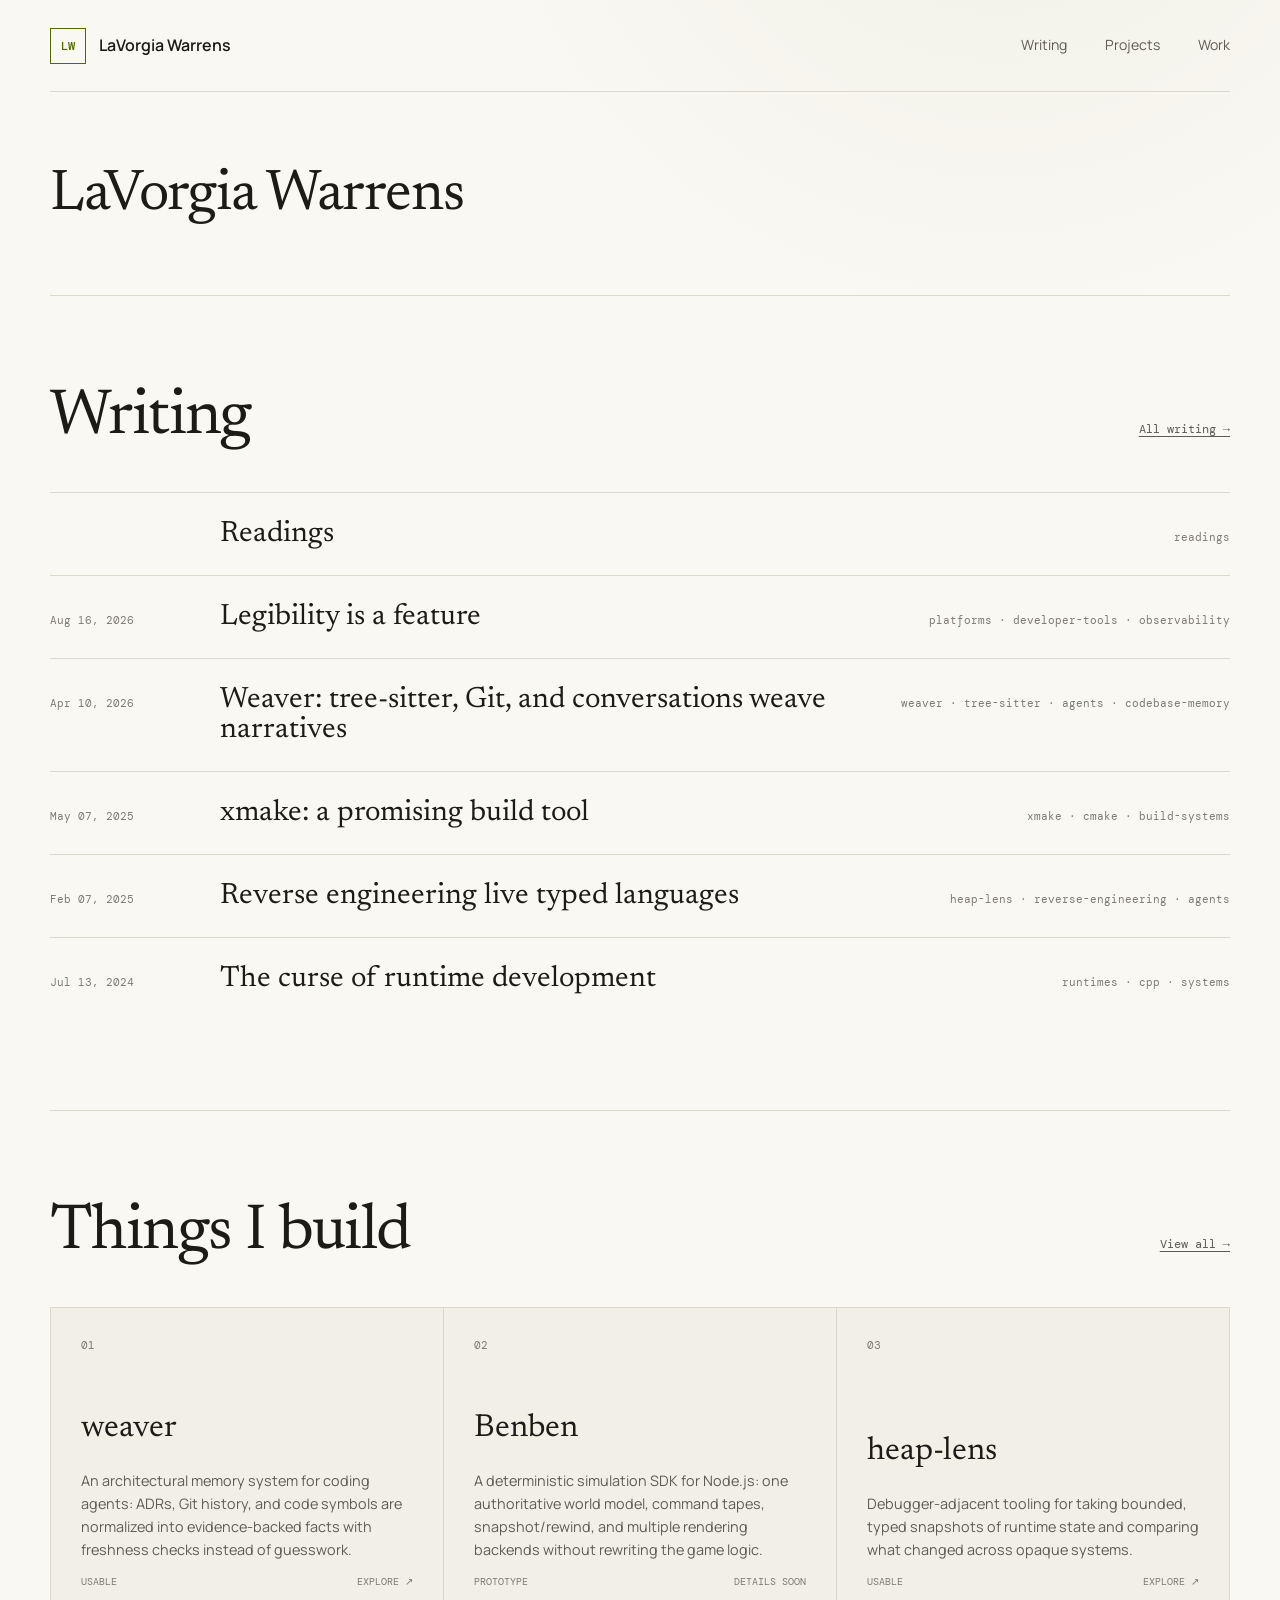
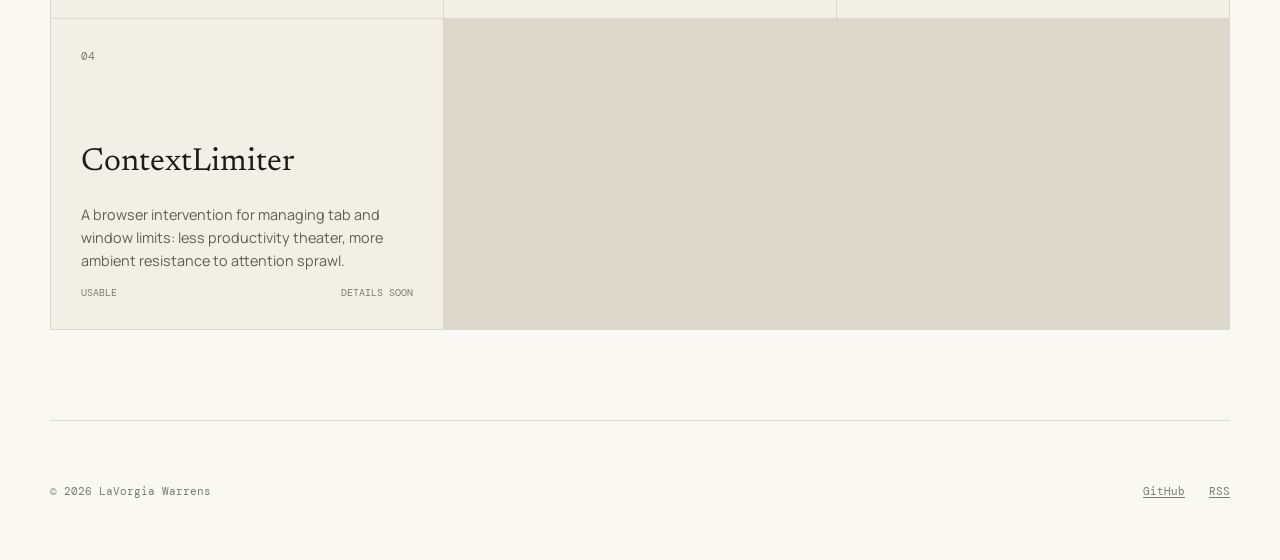
<file: index.html>
<!DOCTYPE html><html lang="en"><head><meta charset="UTF-8"><meta name="viewport" content="width=device-width"><meta name="generator" content="Astro v7.2.2"><meta name="description" content="Writing about runtimes, build tools, and systems programming, by LaVorgia Warrens."><meta name="theme-color" content="#11100d" media="(prefers-color-scheme: dark)"><meta name="theme-color" content="#faf8f3" media="(prefers-color-scheme: light)"><meta property="og:title" content="LaVorgia Warrens"><meta property="og:description" content="Writing about runtimes, build tools, and systems programming, by LaVorgia Warrens."><meta property="og:type" content="website"><meta property="og:url" content="https://lwarrens.github.io/"><meta property="og:site_name" content="LaVorgia Warrens"><meta name="twitter:card" content="summary_large_image"><meta property="og:image" content="https://lwarrens.github.io/og/default.png"><meta name="twitter:image" content="https://lwarrens.github.io/og/default.png"><meta name="twitter:title" content="LaVorgia Warrens"><meta name="twitter:description" content="Writing about runtimes, build tools, and systems programming, by LaVorgia Warrens."><link rel="icon" href="/favicon.svg" type="image/svg+xml"><link rel="alternate" type="application/rss+xml" title="LaVorgia Warrens" href="/feed.xml"><link rel="canonical" href="https://lwarrens.github.io/"><title>LaVorgia Warrens</title><style>.signal-name[data-astro-cid-wrzy6erk]{width:min(100%,720px);height:clamp(100px,12vw,132px);margin:-15px 0 -18px;position:relative;overflow:visible}.signal-name-canvas[data-astro-cid-wrzy6erk]{pointer-events:none;background:0 0;width:100%;height:100%;display:block}.signal-name-text[data-astro-cid-wrzy6erk]{clip-path:inset(50%);white-space:nowrap;width:1px;height:1px;margin:-1px;padding:0;font-size:1rem;position:absolute;overflow:hidden}@media (prefers-color-scheme:light){.signal-name[data-astro-cid-wrzy6erk]{height:auto;margin:0 0 12px}.signal-name-canvas[data-astro-cid-wrzy6erk]{display:none}.signal-name-text[data-astro-cid-wrzy6erk]{clip-path:none;width:auto;height:auto;font:400 clamp(2rem, 5vw, 3.6rem)/1.1 var(--serif);letter-spacing:-.02em;margin:0;position:static;overflow:visible}}
</style><link rel="stylesheet" href="/_astro/Base.CVa8vwPh.css"></head><body><a class="skip-link" href="#main-content">Skip to main content</a><div class="page-shell"><header class="site-header"><a class="wordmark" href="/" aria-label="LaVorgia Warrens, home"><span class="mark">LW</span><span>LaVorgia Warrens</span></a><nav aria-label="Primary navigation"><a href="/writing/">Writing</a><a href="/projects/">Projects</a><a href="/work/">Work</a></nav></header><main id="main-content"><section class="hero"><div class="signal-name" aria-label="LaVorgia Warrens" data-astro-cid-wrzy6erk><h1 class="signal-name-text" data-astro-cid-wrzy6erk>LaVorgia Warrens</h1><canvas class="signal-name-canvas" aria-hidden="true" data-astro-cid-wrzy6erk></canvas></div><script type="module">var e=document.querySelector(`.signal-name`),t=e?.querySelector(`canvas`),n=t?.getContext(`2d`);if(e&&t&&n&&!window.matchMedia(`(prefers-color-scheme: light)`).matches){let r=n,i=t,a=window.matchMedia(`(prefers-reduced-motion: reduce)`).matches,o=10800,s=(e,t,n)=>Math.max(t,Math.min(n,e)),c=e=>{let t=s(e,0,1);return t*t*(3-2*t)},l=1,u=1,d=[],f=[],p=-1;function m(e){return e<.07?0:e<.31?c((e-.07)/.24):e<.952?.985+Math.sin((e-.31)*Math.PI*9)*.015:0}function h(){return Math.sqrt(-2*Math.log(Math.max(1e-4,Math.random())))*Math.cos(Math.PI*2*Math.random())}function g(){let e=l/2,t=u/2,n=0;do e=l/2+h()*l*.255,t=u/2+h()*Math.min(25,u*.2),n++;while((e<5||e>l-5||t<4||t>u-4)&&n<12);return{x:s(e,5,l-5),y:s(t,4,u-4)}}function _(){let t=e.getBoundingClientRect();l=Math.max(1,t.width),u=Math.max(1,t.height);let n=Math.min(window.devicePixelRatio||1,2);i.width=Math.round(l*n),i.height=Math.round(u*n),r.setTransform(n,0,0,n,0,0);let a=document.createElement(`canvas`);a.width=Math.max(1,Math.floor(l)),a.height=Math.max(1,Math.floor(u));let o=a.getContext(`2d`),c=`LaVorgia Warrens`,m=s(l*.11,26,70);o.font=`400 ${m}px Newsreader, Georgia, serif`,m*=Math.min(1,(l-14)/o.measureText(c).width),o.font=`400 ${m}px Newsreader, Georgia, serif`,o.textAlign=`center`,o.textBaseline=`middle`;let h=l/2-o.measureText(c).width/2+o.measureText(`LaVorgia `).width;o.fillText(c,l/2,u/2+2);let _=o.getImageData(0,0,a.width,a.height).data;d=[],f=[];for(let e=0;e<a.height;e++)for(let t=0;t<a.width;t++){let n=_[(e*a.width+t)*4+3];if(n<=45)continue;let r=g();d.push({x:t,y:e,sx:r.x,sy:r.y,coverage:n/255,seed:Math.random(),phase:Math.random()*1e3,last:t>=h})}for(let e=0,t=Math.max(5600,Math.floor(l*14));e<t;e++){let e=g(),t=(e.x-l/2)/(l*.255),n=(e.y-u/2)/Math.min(25,u*.2);f.push({x:e.x,y:e.y,envelope:Math.exp(-(t*t+n*n)*.3),seed:Math.random()*1e3,size:.48+Math.random()*.72,streak:Math.random()<.045})}p=-1}function v(e,t,n){let r=Math.sin((e+t*n)*78.233)*43758.5453;return r-Math.floor(r)}function y(e,t,n,i){r.clearRect(0,0,l,u);let a=c((e-.08)/.92),o=c((e-.24)/.76),s=.31+a*.655,p=Math.floor(i/62),m=.5+.5*Math.sin(i*.019),h=.35+a*.8;for(let e of f){let n=v(e.seed,p,.77);if(n<.29-t*.21)continue;let i=e.x+(v(e.seed,p,1.91)-.5)*2.8,a=e.y+(v(e.seed,p,1.39)-.5)*2.1,o=132+n*102,s=(.5+t*.35)*e.envelope*(.32+n*.57);r.fillStyle=`rgba(${Math.round(o)},${Math.round(o)},${Math.round(o)},${s})`,r.fillRect(i,a,e.streak?2.2+e.size:e.size,e.size)}if(n){r.save(),r.globalCompositeOperation=`screen`;for(let e of d){if(e.seed>s||v(e.phase,p,.61)<.052)continue;let t=1-a,n=e.sx+(e.x-e.sx)*a+(v(e.phase,p,1.73)-.5)*(1.8*t+.22),i=e.sy+(e.y-e.sy)*a+(v(e.phase,p,1.17)-.5)*(1.5*t+.18),o=(.008+a*.095)*(.88+m*.12);r.fillStyle=`rgba(217,255,87,${o})`,r.fillRect(n+h,i,1,1),r.fillStyle=`rgba(230,108,58,${o*.82})`,r.fillRect(n-h*.9,i,1,1)}r.restore(),r.save(),r.shadowBlur=a*(4+m*.35);for(let e of d){if(e.seed>s||v(e.phase,p,.61)<.052)continue;let t=1-a,n=e.sx+(e.x-e.sx)*a+(v(e.phase,p,1.73)-.5)*(1.8*t+.22),i=e.sy+(e.y-e.sy)*a+(v(e.phase,p,1.17)-.5)*(1.5*t+.18),c=e.last?[217,255,87]:[242,237,226],l=.19+m*.035;r.shadowColor=e.last?`rgba(217,255,87,${l})`:`rgba(242,237,226,${l})`;let u=.7+v(e.phase,p,.93)*(.22+t*.07),d=c.map(e=>Math.round((191+(e-191)*o)*u));r.fillStyle=`rgb(${d[0]},${d[1]},${d[2]})`,r.globalAlpha=(.48+a*.48)*(.7+e.coverage*.3),r.fillRect(n,i,.66+a*.48,.66+a*.48)}r.restore()}}let b=!1;function x(){b||(b=!0,requestAnimationFrame(S))}function S(e){b=!1;let t=e%o/o,n=a?.985:m(t),r=a||!(t>=.929&&t<.936||t>=.941&&t<.947),i=a||t<.929||t>.974?0:Math.sin(Math.PI*(t-.929)/.045),s=Math.floor(e/62);(s!==p||t>=.925&&t<.975)&&(p=s,y(n,i,r,e)),!a&&!document.hidden&&x()}document.addEventListener(`visibilitychange`,()=>{!document.hidden&&!a&&x()}),document.fonts.ready.then(()=>{_(),new ResizeObserver(_).observe(e),x()})}</script></section><section class="section"><div class="section-head"><h2>Writing</h2><a class="section-link" href="/writing/">All writing →</a></div><ul class="writing-list"><li class="writing-item"><span aria-hidden="true"></span><a href="/writing/readings/">Readings</a><span class="tags">readings</span></li><li class="writing-item"><time datetime="2026-08-16T00:00:00.000Z">Aug 16, 2026</time><a href="/writing/legibility-is-a-feature/">Legibility is a feature</a><span class="tags">platforms · developer-tools · observability</span></li><li class="writing-item"><time datetime="2026-04-10T00:00:00.000Z">Apr 10, 2026</time><a href="/writing/weaver-tree-sitter-git-and-conversations/">Weaver: tree-sitter, Git, and conversations weave narratives</a><span class="tags">weaver · tree-sitter · agents · codebase-memory</span></li><li class="writing-item"><time datetime="2025-05-07T00:00:00.000Z">May 07, 2025</time><a href="/writing/xmake-a-promising-build-tool/">xmake: a promising build tool</a><span class="tags">xmake · cmake · build-systems</span></li><li class="writing-item"><time datetime="2025-02-07T00:00:00.000Z">Feb 07, 2025</time><a href="/writing/reverse-engineering-live-typed-languages/">Reverse engineering live typed languages</a><span class="tags">heap-lens · reverse-engineering · agents</span></li><li class="writing-item"><time datetime="2024-07-13T00:00:00.000Z">Jul 13, 2024</time><a href="/writing/the-curse-of-runtime-development/">The curse of runtime development</a><span class="tags">runtimes · cpp · systems</span></li></ul></section><section class="section"><div class="section-head"><h2>Things I build</h2><a class="section-link" href="/projects/">View all →</a></div><div class="project-grid"><a class="project-card" href="/weaver/"><span class="project-number">01</span><h3>weaver</h3><p>An architectural memory system for coding agents: ADRs, Git history, and code symbols are normalized into evidence-backed facts with freshness checks instead of guesswork.</p><footer><span>Usable</span><span>Explore ↗</span></footer></a><article class="project-card"><span class="project-number">02</span><h3>Benben</h3><p>A deterministic simulation SDK for Node.js: one authoritative world model, command tapes, snapshot/rewind, and multiple rendering backends without rewriting the game logic.</p><footer><span>Prototype</span><span>Details soon</span></footer></article><a class="project-card" href="https://github.com/LWarrens/heap-lens"><span class="project-number">03</span><h3>heap-lens</h3><p>Debugger-adjacent tooling for taking bounded, typed snapshots of runtime state and comparing what changed across opaque systems.</p><footer><span>Usable</span><span>Explore ↗</span></footer></a><article class="project-card"><span class="project-number">04</span><h3>ContextLimiter</h3><p>A browser intervention for managing tab and window limits: less productivity theater, more ambient resistance to attention sprawl.</p><footer><span>Usable</span><span>Details soon</span></footer></article></div></section></main><footer class="site-footer"><p>© 2026 LaVorgia Warrens</p><div><a href="https://github.com/LWarrens">GitHub</a><a href="/feed.xml">RSS</a></div></footer></div></body></html>
</file>
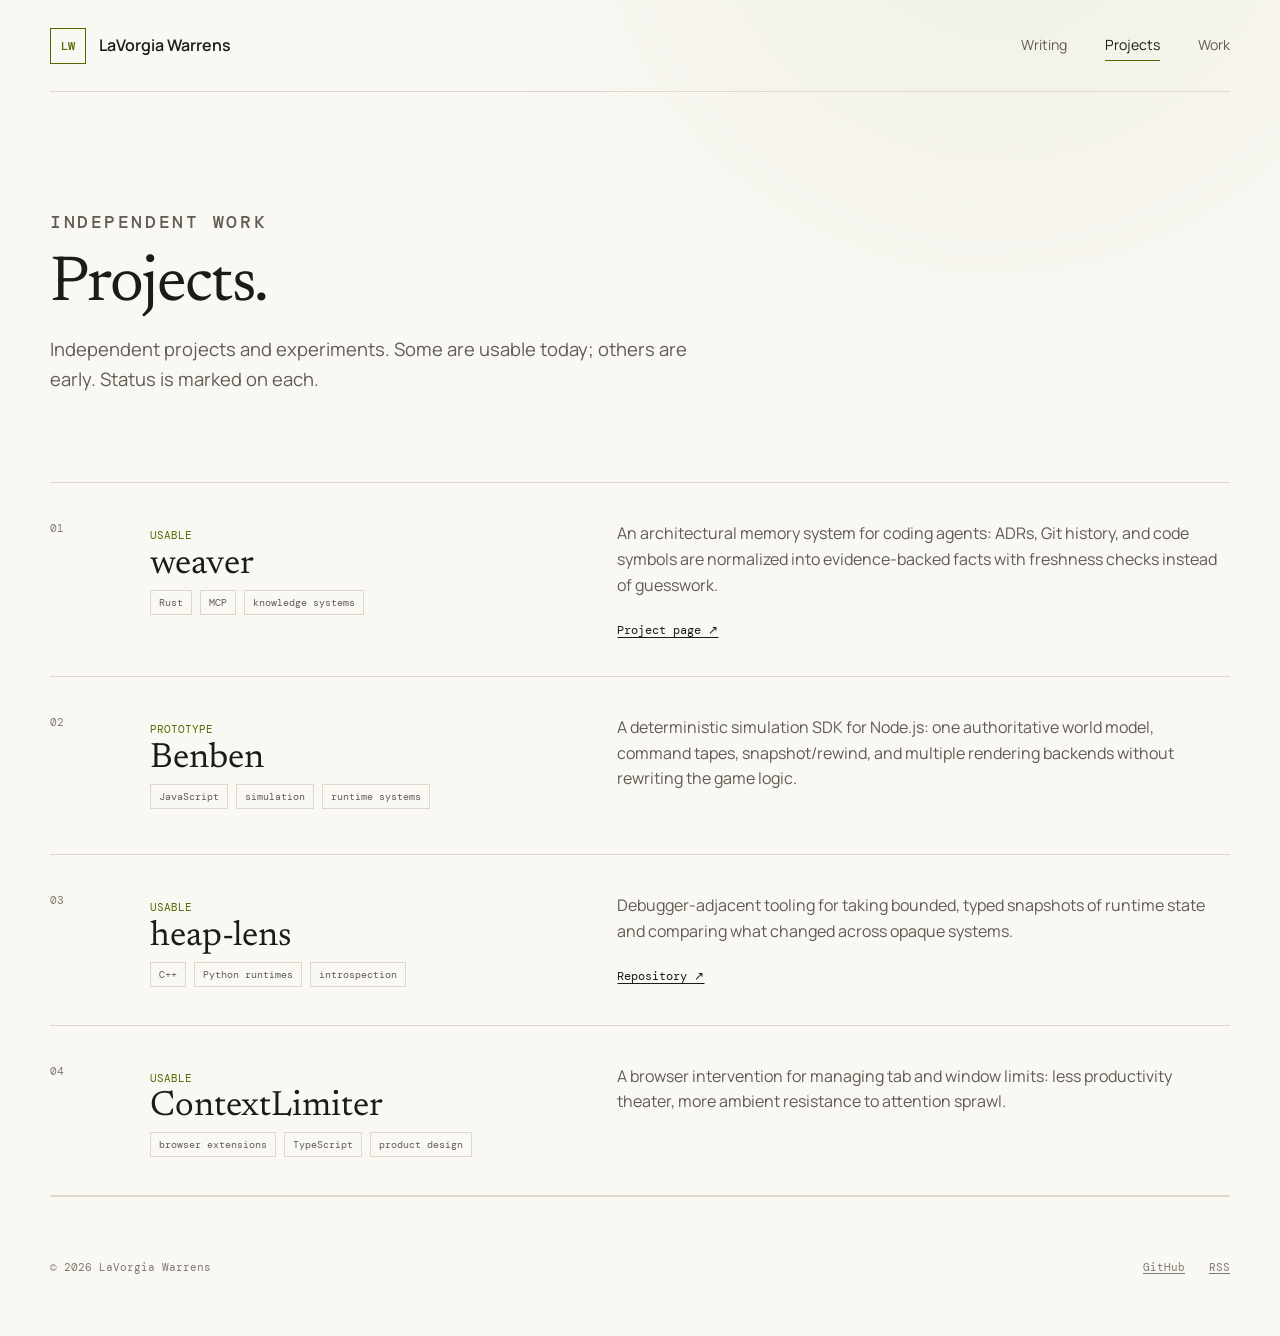
<file: projects/index.html>
<!DOCTYPE html><html lang="en"><head><meta charset="UTF-8"><meta name="viewport" content="width=device-width"><meta name="generator" content="Astro v7.2.2"><meta name="description" content="Independent projects and technical experiments by LaVorgia Warrens."><meta name="theme-color" content="#11100d" media="(prefers-color-scheme: dark)"><meta name="theme-color" content="#faf8f3" media="(prefers-color-scheme: light)"><meta property="og:title" content="Projects · LaVorgia Warrens"><meta property="og:description" content="Independent projects and technical experiments by LaVorgia Warrens."><meta property="og:type" content="website"><meta property="og:url" content="https://lwarrens.github.io/projects/"><meta property="og:site_name" content="LaVorgia Warrens"><meta name="twitter:card" content="summary_large_image"><meta property="og:image" content="https://lwarrens.github.io/og/default.png"><meta name="twitter:image" content="https://lwarrens.github.io/og/default.png"><meta name="twitter:title" content="Projects · LaVorgia Warrens"><meta name="twitter:description" content="Independent projects and technical experiments by LaVorgia Warrens."><link rel="icon" href="/favicon.svg" type="image/svg+xml"><link rel="alternate" type="application/rss+xml" title="LaVorgia Warrens" href="/feed.xml"><link rel="canonical" href="https://lwarrens.github.io/projects/"><title>Projects · LaVorgia Warrens</title><link rel="stylesheet" href="/_astro/Base.CVa8vwPh.css"></head><body><a class="skip-link" href="#main-content">Skip to main content</a><div class="page-shell"><header class="site-header"><a class="wordmark" href="/" aria-label="LaVorgia Warrens, home"><span class="mark">LW</span><span>LaVorgia Warrens</span></a><nav aria-label="Primary navigation"><a href="/writing/">Writing</a><a href="/projects/" aria-current="page">Projects</a><a href="/work/">Work</a></nav></header><main id="main-content"><header class="page-intro"><p class="eyebrow">Independent work</p><h1>Projects.</h1><p>Independent projects and experiments. Some are usable today; others are early. Status is marked on each.</p></header><section class="project-list"><article class="project-row"><span class="project-number">01</span><div><span class="status">Usable</span><h2>weaver</h2><div class="tag-list"><span>Rust</span><span>MCP</span><span>knowledge systems</span></div></div><div><p>An architectural memory system for coding agents: ADRs, Git history, and code symbols are normalized into evidence-backed facts with freshness checks instead of guesswork.</p><div class="project-actions"><a href="/weaver/">Project page ↗</a></div></div></article><article class="project-row"><span class="project-number">02</span><div><span class="status">Prototype</span><h2>Benben</h2><div class="tag-list"><span>JavaScript</span><span>simulation</span><span>runtime systems</span></div></div><div><p>A deterministic simulation SDK for Node.js: one authoritative world model, command tapes, snapshot/rewind, and multiple rendering backends without rewriting the game logic.</p><div class="project-actions"></div></div></article><article class="project-row"><span class="project-number">03</span><div><span class="status">Usable</span><h2>heap-lens</h2><div class="tag-list"><span>C++</span><span>Python runtimes</span><span>introspection</span></div></div><div><p>Debugger-adjacent tooling for taking bounded, typed snapshots of runtime state and comparing what changed across opaque systems.</p><div class="project-actions"><a href="https://github.com/LWarrens/heap-lens">Repository ↗</a></div></div></article><article class="project-row"><span class="project-number">04</span><div><span class="status">Usable</span><h2>ContextLimiter</h2><div class="tag-list"><span>browser extensions</span><span>TypeScript</span><span>product design</span></div></div><div><p>A browser intervention for managing tab and window limits: less productivity theater, more ambient resistance to attention sprawl.</p><div class="project-actions"></div></div></article></section></main><footer class="site-footer"><p>© 2026 LaVorgia Warrens</p><div><a href="https://github.com/LWarrens">GitHub</a><a href="/feed.xml">RSS</a></div></footer></div></body></html>
</file>
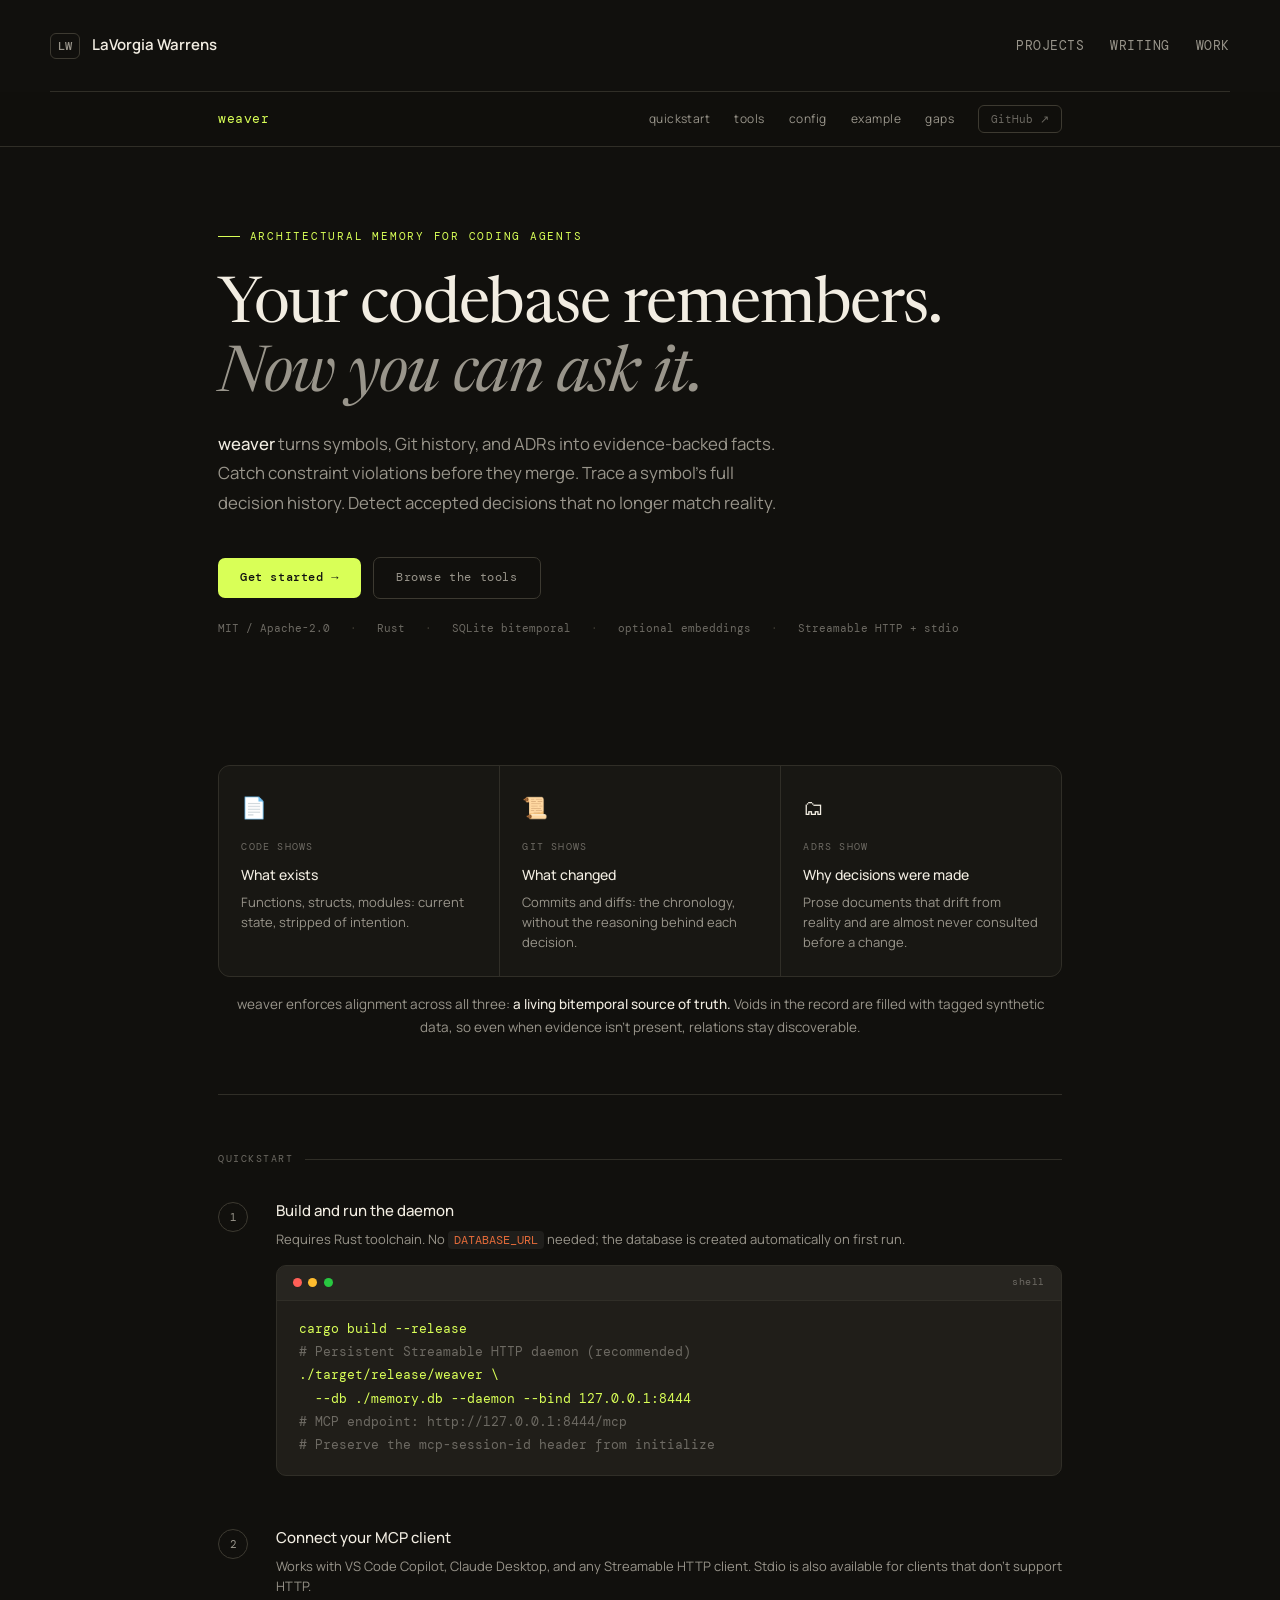
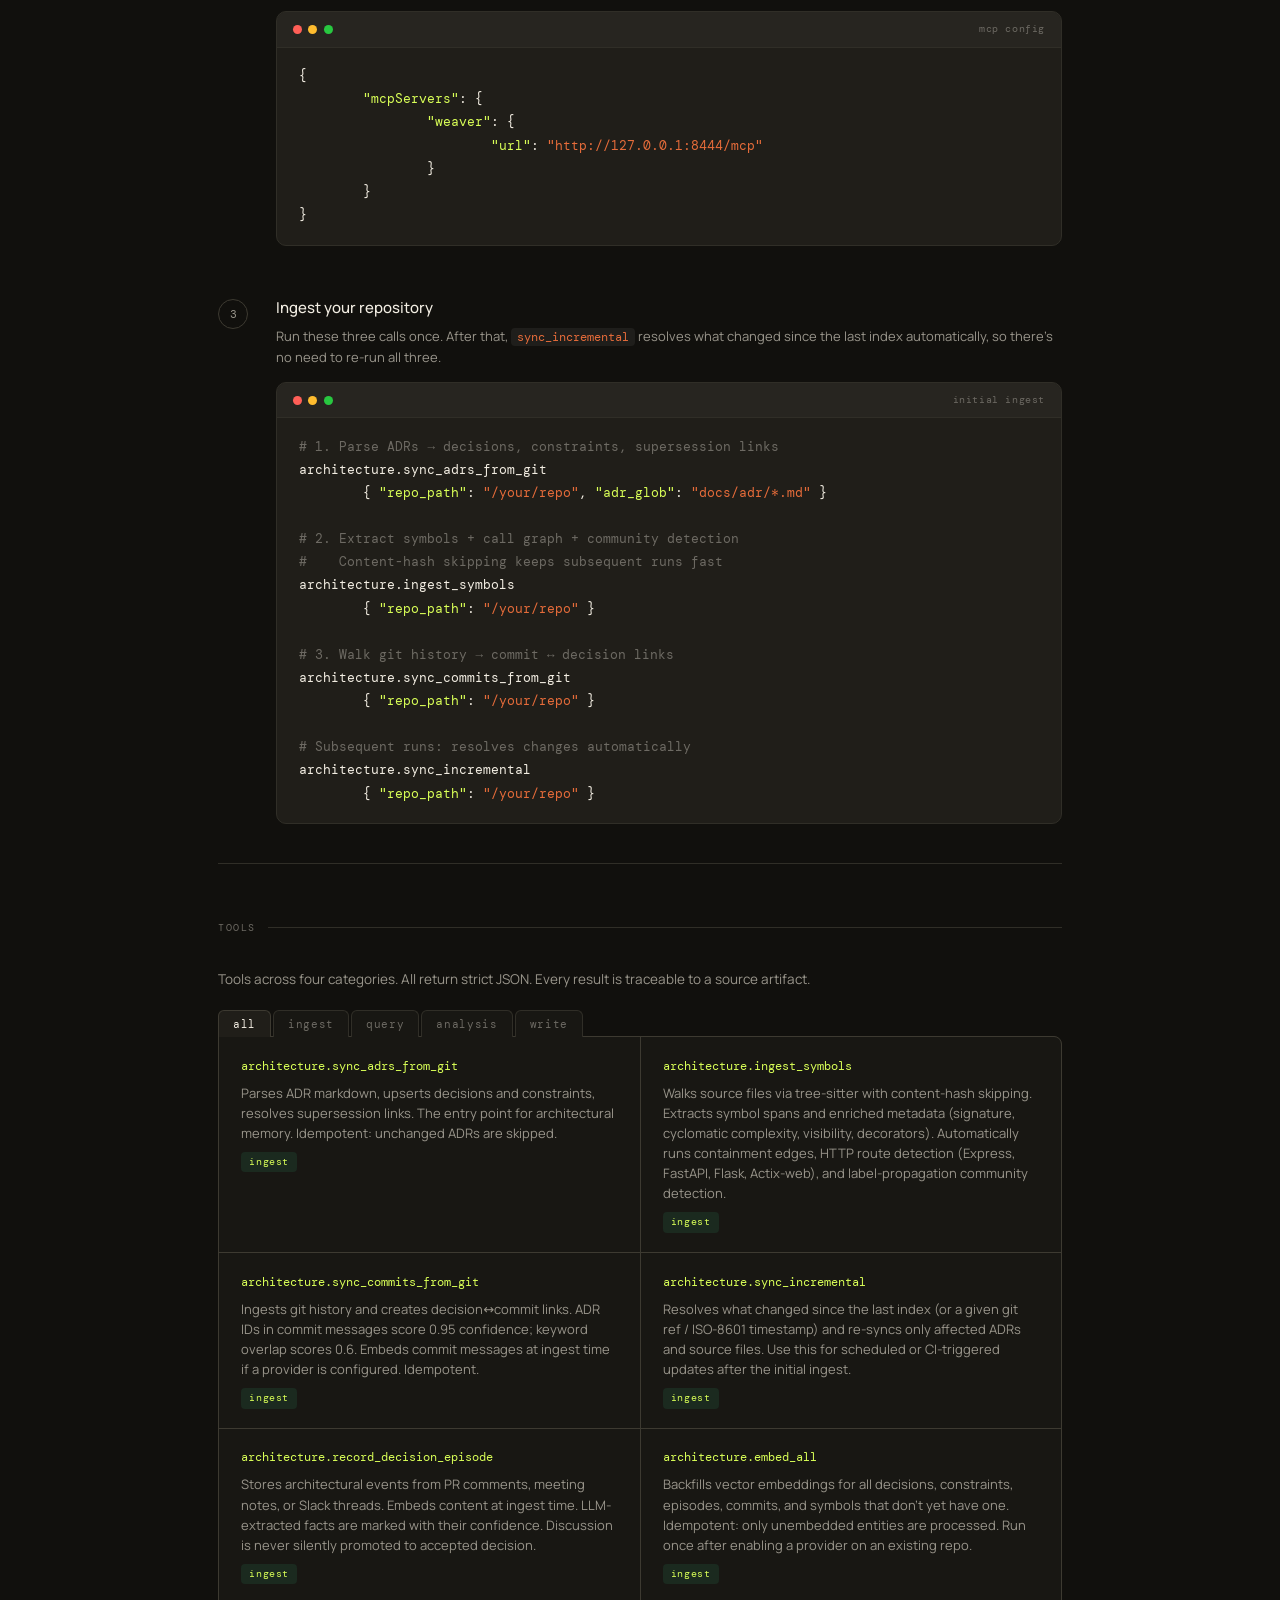
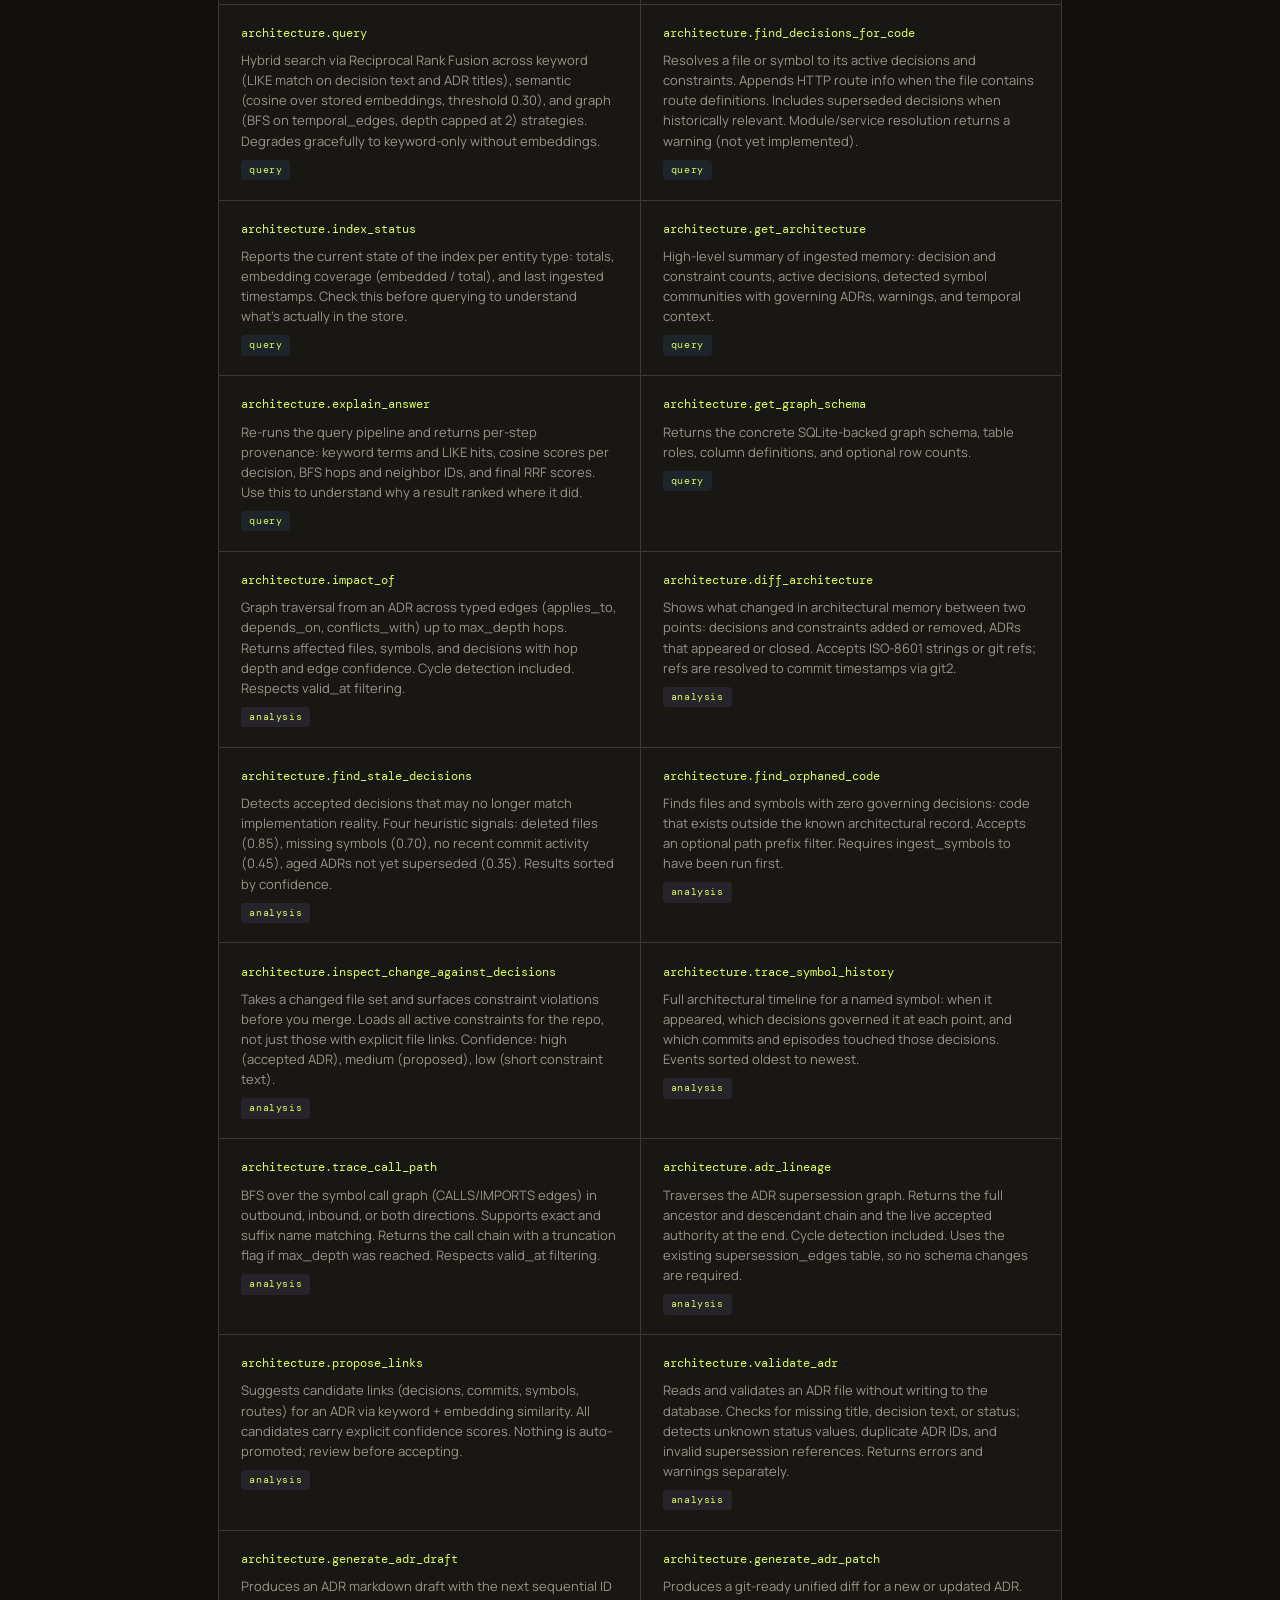
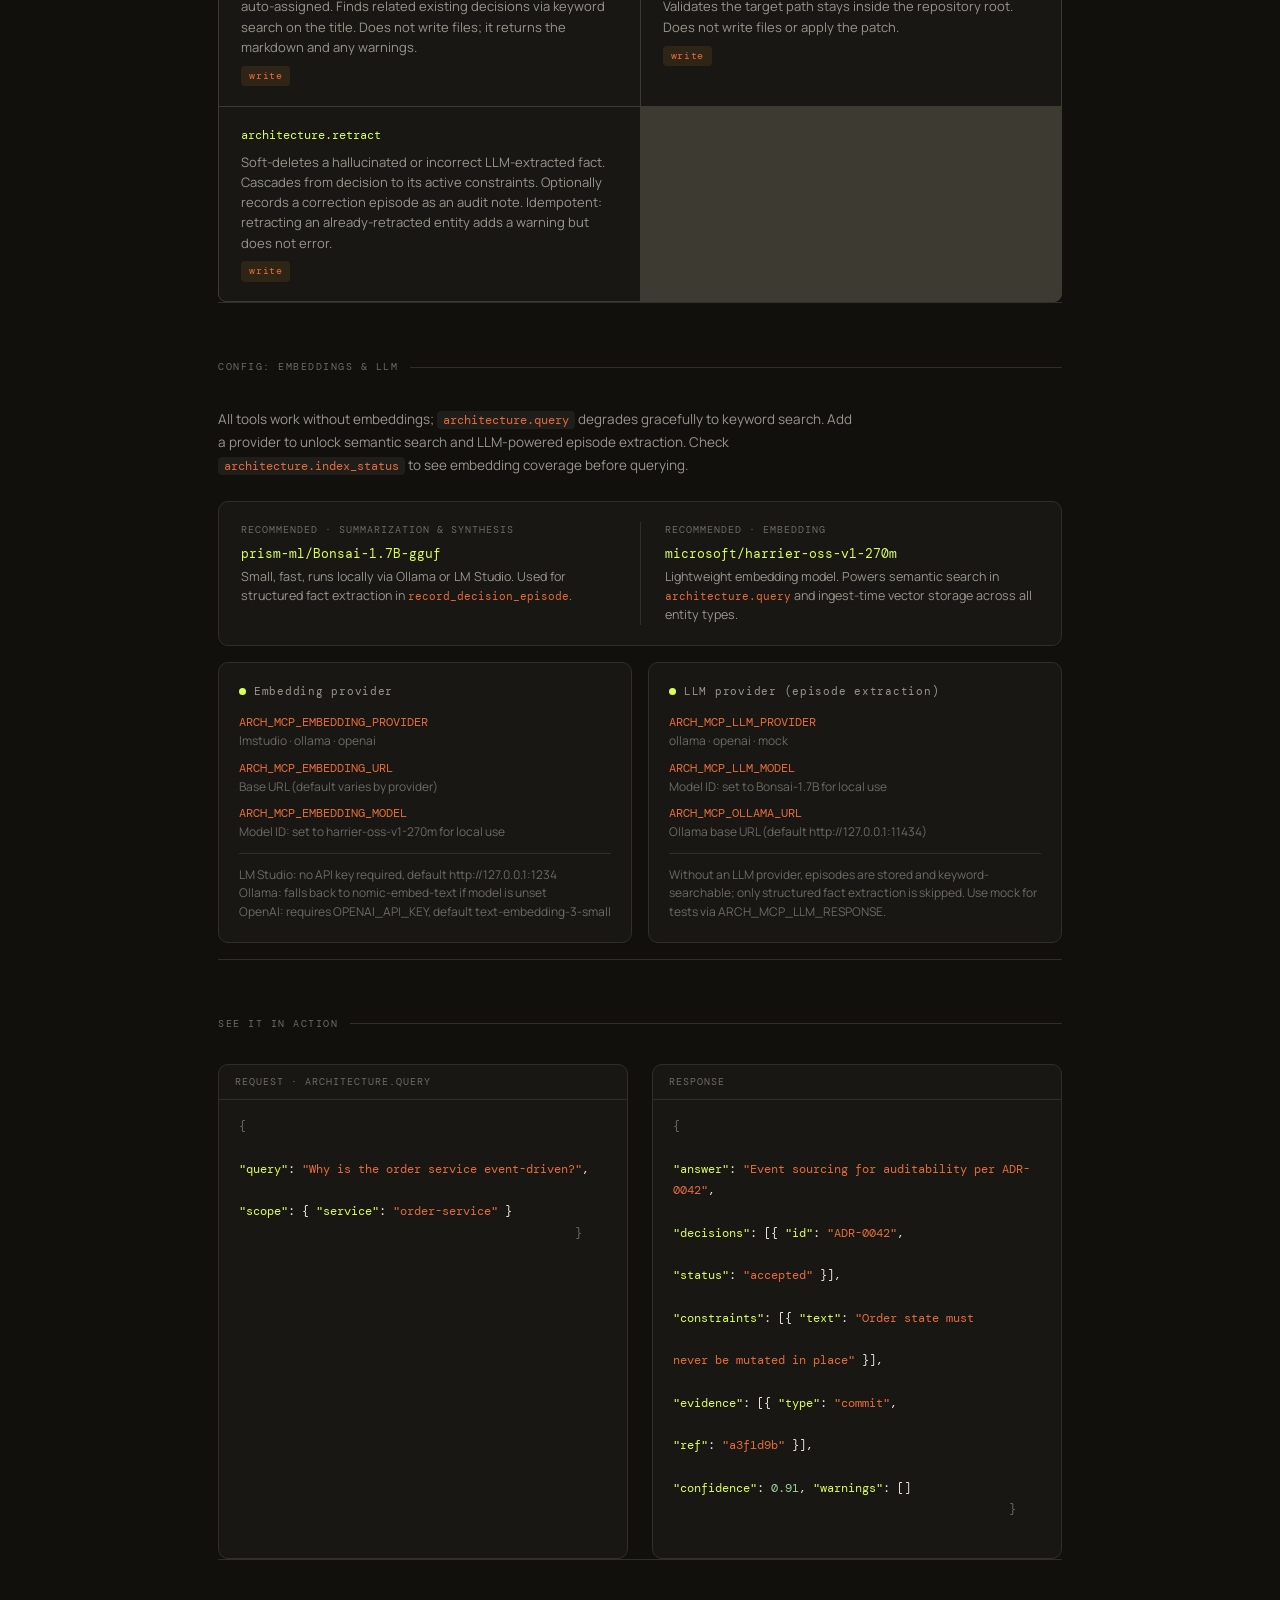
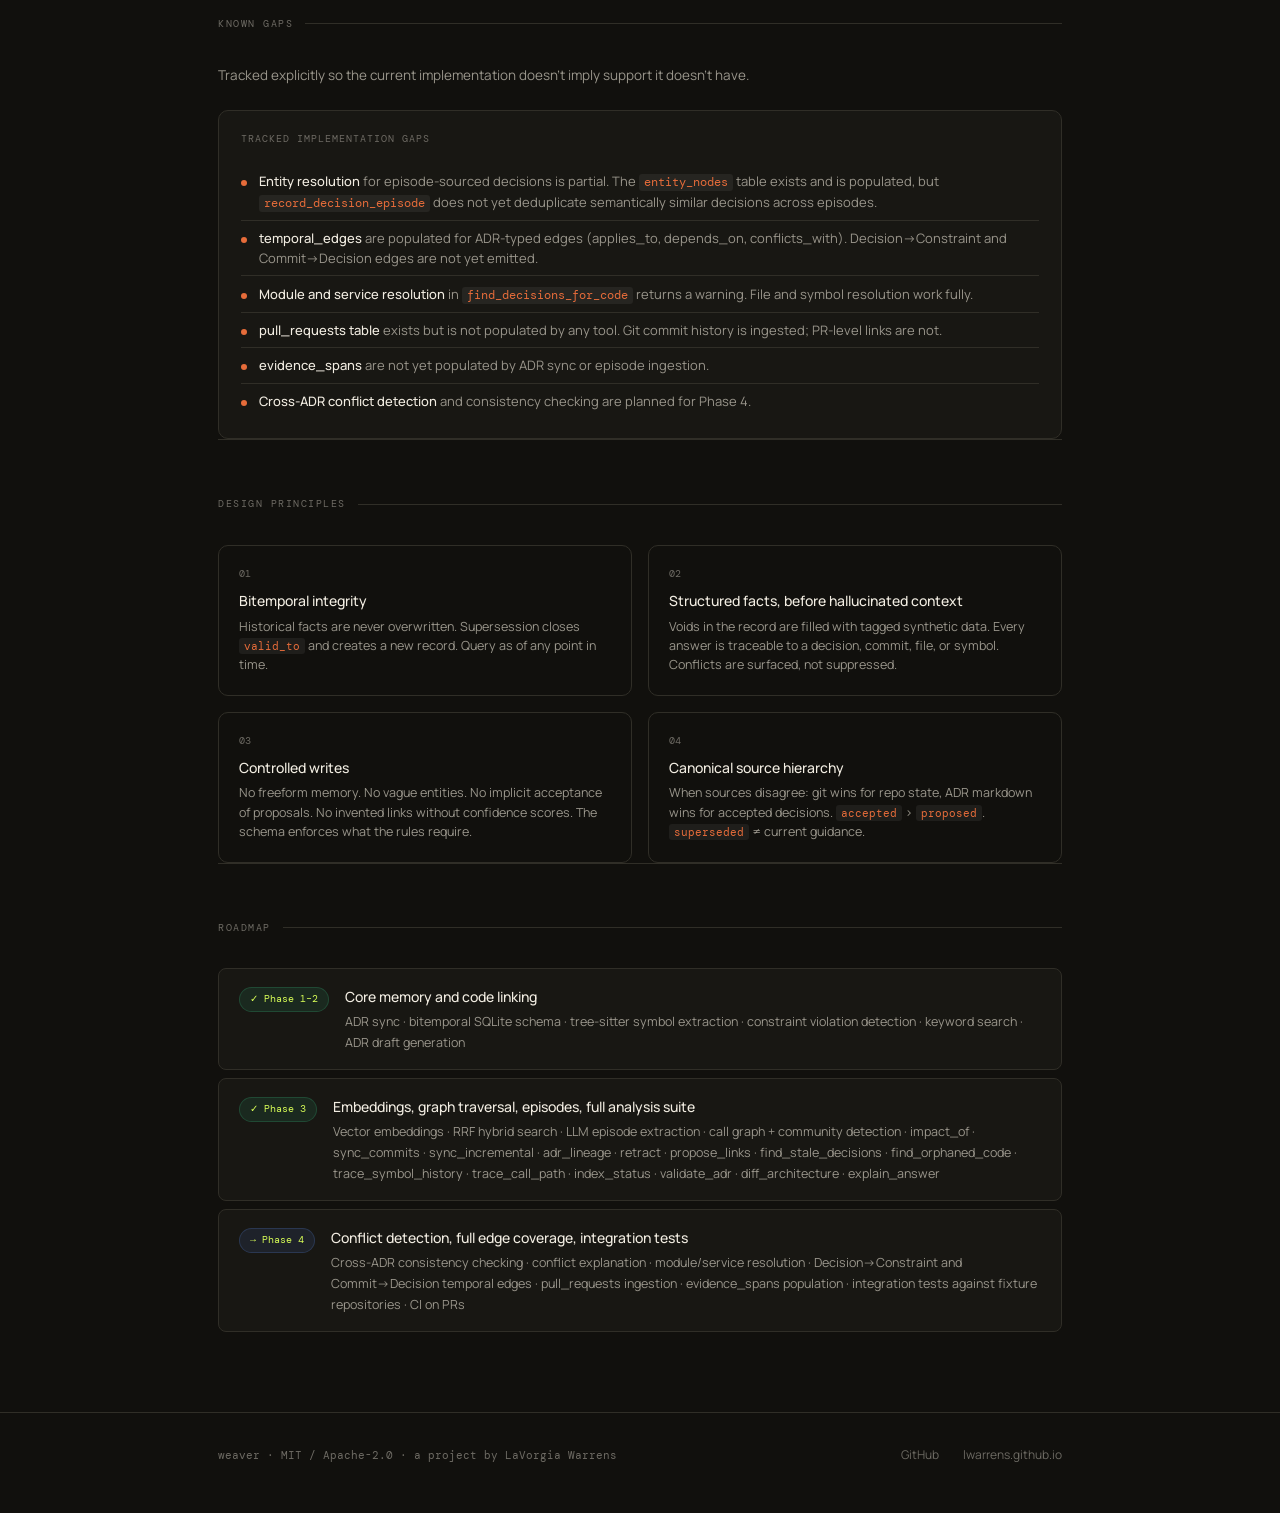
<file: weaver/index.html>
<!DOCTYPE html>
<html lang="en">

<head>
	<meta charset="UTF-8">
	<meta name="viewport" content="width=device-width, initial-scale=1.0">
	<meta name="description" content="weaver: an architectural memory system for coding agents.">
	<title>weaver · LaVorgia Warrens</title>
	<link rel="icon" href="/favicon.svg" type="image/svg+xml">
	<link rel="preconnect" href="https://fonts.googleapis.com">
	<link rel="preconnect" href="https://fonts.gstatic.com" crossorigin>
	<link
		href="https://fonts.googleapis.com/css2?family=DM+Mono:wght@300;400;500&family=Manrope:wght@400;500;600;700&family=Newsreader:opsz,wght@6..72,400;6..72,500&display=swap"
		rel="stylesheet">
	<style>
		*,
		*::before,
		*::after {
			box-sizing: border-box;
			margin: 0;
			padding: 0;
		}

		html {
			scroll-behavior: smooth;
		}

		:root {
			color-scheme: dark;
			--bg: #11100d;
			--bg2: #181713;
			--bg3: #201e19;
			--border: #302e27;
			--border2: #3d3a31;
			--text: #f2ede2;
			--muted: #99958b;
			--dim: #6d6a63;
			--blue: #d9ff57;
			--green: #d9ff57;
			--amber: #e66c3a;
			--purple: #d9ff57;
			--mono: 'DM Mono', ui-monospace, monospace;
			--serif: 'Newsreader', Georgia, serif;
			--sans: 'Manrope', system-ui, sans-serif;
		}

		body {
			background:
				radial-gradient(circle at 78% -10%, rgba(217, 255, 87, .08), transparent 34rem),
				var(--bg);
			color: var(--text);
			font-family: var(--sans);
			font-size: 15px;
			line-height: 1.65;
			-webkit-font-smoothing: antialiased;
			overflow-x: hidden;
		}

		::selection {
			background: var(--blue);
			color: #111;
		}

		a {
			color: var(--blue);
			text-decoration: none;
		}

		a:hover {
			text-decoration: underline;
		}

		a:focus-visible {
			outline: 2px solid var(--blue);
			outline-offset: 4px;
		}

		.site-header {
			width: min(1180px, calc(100% - 40px));
			margin: 0 auto;
			min-height: 92px;
			display: flex;
			align-items: center;
			justify-content: space-between;
			gap: 22px;
			border-bottom: 1px solid var(--border);
		}

		.site-header .wordmark {
			display: flex;
			align-items: center;
			gap: 12px;
			font-weight: 600;
			color: var(--text);
		}

		.site-header .wordmark .mark {
			font: 500 12px var(--mono);
			border: 1px solid var(--border2);
			padding: 4px 7px;
			border-radius: 6px;
			color: var(--muted);
		}

		.site-header nav {
			display: flex;
			gap: 26px;
			font: .8rem var(--mono);
			text-transform: uppercase;
			letter-spacing: .04em;
		}

		.site-header nav a {
			color: var(--muted);
		}

		.site-header nav a:hover {
			color: var(--blue);
			text-decoration: none;
		}

		@media (max-width: 640px) {
			.site-header {
				flex-direction: column;
				align-items: flex-start;
				min-height: 0;
				padding: 20px 0;
			}
		}

		.wrap {
			max-width: 900px;
			margin: 0 auto;
			padding: 0 1.75rem;
		}

		body>nav {
			position: sticky;
			top: 0;
			z-index: 100;
			background: rgba(17, 16, 13, 0.9);
			backdrop-filter: blur(14px);
			border-bottom: 1px solid var(--border);
		}

		.nav-inner {
			max-width: 900px;
			margin: 0 auto;
			padding: 0 1.75rem;
			height: 54px;
			display: flex;
			align-items: center;
			gap: 1.5rem;
		}

		.nav-logo {
			font-family: var(--mono);
			font-size: 13px;
			color: var(--muted);
			letter-spacing: .04em;
			flex: 1;
		}

		.nav-logo span {
			color: var(--purple);
		}

		.nav-links {
			display: flex;
			gap: 1.5rem;
		}

		.nav-links a {
			font-size: 12px;
			color: var(--muted);
			letter-spacing: .04em;
			transition: color .15s;
		}

		.nav-links a:hover {
			color: var(--text);
			text-decoration: none;
		}

		.nav-pill {
			font-family: var(--mono);
			font-size: 11px;
			background: rgba(56, 201, 138, 0.1);
			color: var(--green);
			border: 1px solid rgba(56, 201, 138, 0.2);
			padding: 3px 11px;
			border-radius: 100px;
			white-space: nowrap;
		}

		.gh-link {
			font-family: var(--mono);
			font-size: 11px;
			color: var(--dim);
			border: 1px solid var(--border2);
			padding: 4px 12px;
			border-radius: 6px;
			transition: color .15s;
		}

		.gh-link:hover {
			color: var(--text);
			text-decoration: none;
		}

		.hero {
			padding: 5rem 0 4rem;
		}

		.eyebrow {
			font-family: var(--mono);
			font-size: 11px;
			letter-spacing: .16em;
			text-transform: uppercase;
			color: var(--green);
			display: flex;
			align-items: center;
			gap: .6rem;
			margin-bottom: 1.75rem;
		}

		.eyebrow::before {
			content: '';
			display: block;
			width: 22px;
			height: 1px;
			background: var(--green);
		}

		h1 {
			font-family: var(--serif);
			font-size: clamp(2.6rem, 5.5vw, 4rem);
			font-weight: 400;
			line-height: 1.08;
			letter-spacing: -.02em;
			color: var(--text);
			margin-bottom: 1.1rem;
		}

		h1 em {
			font-style: italic;
			color: var(--muted);
		}

		.hero-body {
			font-size: 1.05rem;
			color: var(--muted);
			max-width: 580px;
			line-height: 1.75;
			margin-bottom: 2.5rem;
		}

		.hero-body strong {
			color: var(--text);
			font-weight: 500;
		}

		.hero-actions {
			display: flex;
			gap: .75rem;
			flex-wrap: wrap;
			align-items: center;
			margin-bottom: 1.25rem;
		}

		.btn {
			display: inline-block;
			font-family: var(--mono);
			font-size: 12px;
			letter-spacing: .05em;
			padding: 10px 22px;
			border-radius: 7px;
			transition: opacity .15s;
		}

		.btn-blue {
			background: var(--blue);
			color: #111;
			font-weight: 500;
		}

		.btn-blue:hover {
			opacity: .86;
			text-decoration: none;
		}

		.btn-ghost {
			background: transparent;
			color: var(--muted);
			border: 1px solid var(--border2);
		}

		.btn-ghost:hover {
			color: var(--text);
			border-color: rgba(255, 255, 255, 0.28);
			text-decoration: none;
		}

		.hero-meta {
			display: flex;
			gap: 1.25rem;
			flex-wrap: wrap;
			font-family: var(--mono);
			font-size: 11px;
			color: var(--dim);
		}

		.hero-meta .sep {
			color: var(--border2);
		}

		.triptych {
			display: grid;
			grid-template-columns: 1fr 1fr 1fr;
			gap: 1px;
			background: var(--border);
			border: 1px solid var(--border);
			border-radius: 12px;
			overflow: hidden;
			margin: 4rem 0 1rem;
		}

		.tri-cell {
			background: var(--bg2);
			padding: 1.5rem 1.4rem;
		}

		.tri-glyph {
			font-size: 1.3rem;
			margin-bottom: .9rem;
		}

		.tri-label {
			font-family: var(--mono);
			font-size: 10px;
			letter-spacing: .12em;
			text-transform: uppercase;
			color: var(--dim);
			margin-bottom: .5rem;
		}

		.tri-head {
			font-size: 14px;
			font-weight: 500;
			color: var(--text);
			margin-bottom: .35rem;
		}

		.tri-body {
			font-size: 13px;
			color: var(--muted);
			line-height: 1.55;
		}

		.problem-note {
			font-size: 13.5px;
			color: var(--muted);
			text-align: center;
			line-height: 1.65;
			margin-bottom: 3.5rem;
			padding: 0 1rem;
		}

		.problem-note strong {
			color: var(--text);
			font-weight: 500;
		}

		.section-label {
			font-family: var(--mono);
			font-size: 10px;
			letter-spacing: .15em;
			text-transform: uppercase;
			color: var(--dim);
			display: flex;
			align-items: center;
			gap: .75rem;
			padding-top: 3.5rem;
			margin-bottom: 2rem;
			border-top: 1px solid var(--border);
		}

		.section-label::after {
			content: '';
			flex: 1;
			height: 1px;
			background: var(--border);
		}

		.terminal {
			background: var(--bg3);
			border: 1px solid var(--border);
			border-radius: 10px;
			overflow: hidden;
			margin: .9rem 0;
		}

		.t-bar {
			background: rgba(255, 255, 255, 0.03);
			padding: .55rem 1rem;
			border-bottom: 1px solid var(--border);
			display: flex;
			align-items: center;
			gap: .4rem;
		}

		.dot {
			width: 9px;
			height: 9px;
			border-radius: 50%;
		}

		.dr {
			background: #ff5f57;
		}

		.dy {
			background: #febc2e;
		}

		.dg {
			background: #28c840;
		}

		.t-label {
			font-family: var(--mono);
			font-size: 10px;
			color: var(--dim);
			margin-left: auto;
			letter-spacing: .06em;
		}

		.t-body {
			padding: 1.1rem 1.4rem;
		}

		pre {
			font-family: var(--mono);
			font-size: 12.5px;
			line-height: 1.85;
			white-space: pre-wrap;
		}

		.cm {
			color: var(--dim);
		}

		.ck {
			color: var(--blue);
		}

		.cs {
			color: var(--amber);
		}

		.cv {
			color: #9ecf9e;
		}

		.cc {
			color: var(--green);
		}

		.steps {
			display: flex;
			flex-direction: column;
			gap: 2.25rem;
			margin: 1.5rem 0;
		}

		.step {
			display: grid;
			grid-template-columns: 38px 1fr;
			gap: 1.25rem;
			align-items: start;
		}

		.step-n {
			width: 30px;
			height: 30px;
			border-radius: 50%;
			border: 1px solid var(--border2);
			flex-shrink: 0;
			margin-top: 3px;
			font-family: var(--mono);
			font-size: 11px;
			color: var(--muted);
			display: flex;
			align-items: center;
			justify-content: center;
		}

		.step-title {
			font-size: 15px;
			font-weight: 500;
			color: var(--text);
			margin-bottom: .3rem;
		}

		.step-body {
			font-size: 13px;
			color: var(--muted);
			line-height: 1.6;
		}

		.step-body code {
			font-family: var(--mono);
			font-size: 12px;
			background: rgba(255, 255, 255, 0.06);
			padding: 1px 6px;
			border-radius: 4px;
			color: var(--amber);
		}

		.tools-tabs {
			display: flex;
			gap: 2px;
			flex-wrap: wrap;
			margin-bottom: -1px;
		}

		.tab {
			font-family: var(--mono);
			font-size: 11px;
			letter-spacing: .06em;
			padding: 6px 14px;
			border-radius: 6px 6px 0 0;
			border: 1px solid var(--border);
			border-bottom: none;
			background: var(--bg2);
			color: var(--dim);
			cursor: pointer;
			transition: color .15s, background .15s;
		}

		.tab.on {
			background: var(--bg3);
			color: var(--text);
			border-color: var(--border2);
		}

		.tab:hover:not(.on) {
			color: var(--muted);
		}

		.tools-grid {
			display: grid;
			grid-template-columns: 1fr 1fr;
			gap: 1px;
			background: var(--border2);
			border: 1px solid var(--border2);
			border-radius: 0 8px 8px 8px;
			overflow: hidden;
		}

		.tool-card {
			background: var(--bg2);
			padding: 1.2rem 1.4rem;
			transition: background .15s;
		}

		.tool-card:hover {
			background: var(--bg3);
		}

		.tool-card.hide {
			display: none;
		}

		.tool-name {
			font-family: var(--mono);
			font-size: 12px;
			color: var(--blue);
			margin-bottom: .4rem;
		}

		.tool-desc {
			font-size: 13px;
			color: var(--muted);
			line-height: 1.55;
		}

		.ttag {
			display: inline-block;
			font-family: var(--mono);
			font-size: 10px;
			letter-spacing: .06em;
			padding: 2px 8px;
			border-radius: 4px;
			margin-top: .55rem;
		}

		.ti {
			background: rgba(56, 201, 138, 0.1);
			color: var(--green);
		}

		.tq {
			background: rgba(91, 138, 240, 0.1);
			color: var(--blue);
		}

		.ta {
			background: rgba(167, 139, 250, 0.1);
			color: var(--purple);
		}

		.tw {
			background: rgba(232, 160, 58, 0.1);
			color: var(--amber);
		}

		.config-note {
			font-size: 13.5px;
			color: var(--muted);
			line-height: 1.7;
			margin-bottom: 1.5rem;
			max-width: 640px;
		}

		.config-note code {
			font-family: var(--mono);
			font-size: 12px;
			background: rgba(255, 255, 255, 0.06);
			padding: 1px 6px;
			border-radius: 4px;
			color: var(--amber);
		}

		.model-rec {
			background: var(--bg2);
			border: 1px solid var(--border);
			border-radius: 10px;
			padding: 1.25rem 1.4rem;
			display: flex;
			gap: 1.5rem;
			flex-wrap: wrap;
			margin-bottom: 1rem;
		}

		.model-item {
			flex: 1;
			min-width: 200px;
		}

		.model-role {
			font-family: var(--mono);
			font-size: 10px;
			letter-spacing: .1em;
			text-transform: uppercase;
			color: var(--dim);
			margin-bottom: .3rem;
		}

		.model-name {
			font-family: var(--mono);
			font-size: 13px;
			color: var(--green);
			margin-bottom: .25rem;
		}

		.model-desc {
			font-size: 12.5px;
			color: var(--muted);
			line-height: 1.5;
		}

		.model-desc code {
			font-family: var(--mono);
			font-size: 11px;
			color: var(--amber);
		}

		.model-divider {
			width: 1px;
			background: var(--border);
			flex-shrink: 0;
		}

		.config-grid {
			display: grid;
			grid-template-columns: 1fr 1fr;
			gap: 1rem;
			margin-bottom: 1rem;
		}

		.cfg-card {
			background: var(--bg2);
			border: 1px solid var(--border);
			border-radius: 10px;
			padding: 1.25rem;
		}

		.cfg-head {
			font-family: var(--mono);
			font-size: 10.5px;
			letter-spacing: .07em;
			color: var(--muted);
			margin-bottom: .9rem;
			display: flex;
			align-items: center;
			gap: .5rem;
		}

		.cfg-dot {
			width: 7px;
			height: 7px;
			border-radius: 50%;
			flex-shrink: 0;
		}

		.cfg-row {
			margin-bottom: .6rem;
		}

		.cfg-var {
			font-family: var(--mono);
			font-size: 11.5px;
			color: var(--amber);
		}

		.cfg-desc {
			font-size: 12px;
			color: var(--dim);
			line-height: 1.4;
		}

		.cfg-note {
			font-size: 12px;
			color: var(--dim);
			margin-top: .75rem;
			padding-top: .75rem;
			border-top: 1px solid var(--border);
			line-height: 1.55;
		}

		.ex-grid {
			display: grid;
			grid-template-columns: 1fr 1fr;
			gap: 1.5rem;
			margin-top: 1.5rem;
		}

		.ex-pane {
			background: var(--bg2);
			border: 1px solid var(--border);
			border-radius: 10px;
			overflow: hidden;
		}

		.ex-head {
			padding: .55rem 1rem;
			border-bottom: 1px solid var(--border);
			font-family: var(--mono);
			font-size: 10px;
			letter-spacing: .1em;
			text-transform: uppercase;
			color: var(--dim);
		}

		.ex-body {
			padding: 1rem 1.25rem;
		}

		.jl {
			font-family: var(--mono);
			font-size: 11.5px;
			line-height: 1.85;
			white-space: pre-wrap;
		}

		.gaps {
			background: var(--bg2);
			border: 1px solid var(--border);
			border-radius: 10px;
			padding: 1.25rem 1.4rem;
			margin-top: 1.5rem;
		}

		.gaps-head {
			font-family: var(--mono);
			font-size: 10px;
			letter-spacing: .1em;
			text-transform: uppercase;
			color: var(--dim);
			margin-bottom: 1rem;
		}

		.gap-row {
			display: flex;
			gap: .75rem;
			align-items: baseline;
			padding: .45rem 0;
			border-bottom: 1px solid var(--border);
		}

		.gap-row:last-child {
			border-bottom: none;
		}

		.gap-dot {
			width: 6px;
			height: 6px;
			border-radius: 50%;
			background: var(--amber);
			flex-shrink: 0;
			margin-top: .42rem;
		}

		.gap-text {
			font-size: 13px;
			color: var(--muted);
			line-height: 1.55;
		}

		.gap-text strong {
			color: var(--text);
			font-weight: 500;
		}

		.gap-text code {
			font-family: var(--mono);
			font-size: 11.5px;
			background: rgba(255, 255, 255, 0.06);
			padding: 1px 5px;
			border-radius: 3px;
			color: var(--amber);
		}

		.principles {
			display: grid;
			grid-template-columns: 1fr 1fr;
			gap: 1rem;
			margin-top: 1.5rem;
		}

		.pr {
			padding: 1.25rem;
			border: 1px solid var(--border);
			border-radius: 10px;
		}

		.pr-num {
			font-family: var(--mono);
			font-size: 10px;
			color: var(--dim);
			margin-bottom: .4rem;
		}

		.pr-title {
			font-size: 14px;
			font-weight: 500;
			color: var(--text);
			margin-bottom: .3rem;
		}

		.pr-body {
			font-size: 12.5px;
			color: var(--muted);
			line-height: 1.55;
		}

		.ic {
			font-family: var(--mono);
			font-size: 11px;
			background: rgba(255, 255, 255, 0.06);
			padding: 1px 5px;
			border-radius: 3px;
			color: var(--amber);
		}

		.phases {
			display: flex;
			flex-direction: column;
			gap: 8px;
			margin-top: 1.5rem;
		}

		.phase {
			background: var(--bg2);
			border: 1px solid var(--border);
			border-radius: 8px;
			padding: 1rem 1.25rem;
			display: flex;
			align-items: flex-start;
			gap: 1rem;
		}

		.pbadge {
			font-family: var(--mono);
			font-size: 10px;
			padding: 3px 10px;
			border-radius: 100px;
			white-space: nowrap;
			flex-shrink: 0;
			margin-top: 2px;
		}

		.p-done {
			background: rgba(56, 201, 138, 0.1);
			color: var(--green);
			border: 1px solid rgba(56, 201, 138, 0.2);
		}

		.p-next {
			background: rgba(91, 138, 240, 0.1);
			color: var(--blue);
			border: 1px solid rgba(91, 138, 240, 0.2);
		}

		.phase-title {
			font-size: 14px;
			font-weight: 500;
			color: var(--text);
			margin-bottom: .25rem;
		}

		.phase-items {
			font-size: 12.5px;
			color: var(--muted);
			line-height: 1.65;
		}

		footer {
			border-top: 1px solid var(--border);
			margin-top: 5rem;
			padding: 2rem 0 3rem;
		}

		.footer-inner {
			max-width: 900px;
			margin: 0 auto;
			padding: 0 1.75rem;
			display: flex;
			justify-content: space-between;
			align-items: center;
			flex-wrap: wrap;
			gap: 1rem;
		}

		.footer-left {
			font-family: var(--mono);
			font-size: 11px;
			color: var(--dim);
		}

		.footer-links {
			display: flex;
			gap: 1.5rem;
		}

		.footer-links a {
			font-size: 12px;
			color: var(--dim);
			transition: color .15s;
		}

		.footer-links a:hover {
			color: var(--muted);
			text-decoration: none;
		}

		@media (max-width: 660px) {

			.triptych,
			.tools-grid,
			.ex-grid,
			.principles,
			.config-grid {
				grid-template-columns: 1fr;
			}

			.model-divider {
				display: none;
			}

			h1 {
				font-size: 2.4rem;
			}

			.nav-links {
				display: none;
			}

			body>nav {
				position: static;
			}
		}
	</style>
</head>

<body>

	<header class="site-header">
		<a class="wordmark" href="/" aria-label="LaVorgia Warrens, home">
			<span class="mark">LW</span>
			<span>LaVorgia Warrens</span>
		</a>
		<nav aria-label="Primary navigation">
			<a href="/projects/">Projects</a>
			<a href="/writing/">Writing</a>
			<a href="/work/">Work</a>
		</nav>
	</header>

	<nav>
		<div class="nav-inner">
			<span class="nav-logo"><span>weaver</span></span>
			<div class="nav-links">
				<a href="#quickstart">quickstart</a>
				<a href="#tools">tools</a>
				<a href="#config">config</a>
				<a href="#example">example</a>
				<a href="#gaps">gaps</a>
			</div>
			<a class="gh-link" href="https://github.com/LWarrens/weaver">GitHub ↗</a>
		</div>
	</nav>

	<div class="wrap">

		<section class="hero">
			<div class="eyebrow">Architectural memory for coding agents</div>
			<h1>Your codebase remembers.<br><em>Now you can ask it.</em></h1>
			<p class="hero-body">
				<strong>weaver</strong> turns symbols, Git history, and ADRs into evidence-backed facts. Catch
				constraint violations before they merge. Trace a symbol's full decision history. Detect accepted decisions that
				no longer match reality.
			</p>
			<div class="hero-actions">
				<a class="btn btn-blue" href="#quickstart">Get started →</a>
				<a class="btn btn-ghost" href="#tools">Browse the tools</a>
			</div>
			<div class="hero-meta">
				<span>MIT / Apache-2.0</span><span class="sep">·</span>
				<span>Rust</span><span class="sep">·</span>
				<span>SQLite bitemporal</span><span class="sep">·</span>
				<span>optional embeddings</span><span class="sep">·</span>
				<span>Streamable HTTP + stdio</span>
			</div>
		</section>

		<div class="triptych">
			<div class="tri-cell">
				<div class="tri-glyph">📄</div>
				<div class="tri-label">Code shows</div>
				<div class="tri-head">What exists</div>
				<div class="tri-body">Functions, structs, modules: current state, stripped of intention.</div>
			</div>
			<div class="tri-cell">
				<div class="tri-glyph">📜</div>
				<div class="tri-label">Git shows</div>
				<div class="tri-head">What changed</div>
				<div class="tri-body">Commits and diffs: the chronology, without the reasoning behind each decision.</div>
			</div>
			<div class="tri-cell">
				<div class="tri-glyph">🗂</div>
				<div class="tri-label">ADRs show</div>
				<div class="tri-head">Why decisions were made</div>
				<div class="tri-body">Prose documents that drift from reality and are almost never consulted before a change.
				</div>
			</div>
		</div>
		<p class="problem-note">
			weaver enforces alignment across all three: <strong>a living bitemporal source of truth.</strong>
			Voids in the record are filled with tagged synthetic data, so even when evidence isn't present,
			relations stay discoverable.
		</p>

		<div class="section-label" id="quickstart">Quickstart</div>
		<div class="steps">
			<div class="step">
				<div class="step-n">1</div>
				<div>
					<div class="step-title">Build and run the daemon</div>
					<div class="step-body">Requires Rust toolchain. No <code>DATABASE_URL</code> needed; the database is created
						automatically on first run.</div>
					<div class="terminal">
						<div class="t-bar"><span class="dot dr"></span><span class="dot dy"></span><span class="dot dg"></span><span
								class="t-label">shell</span></div>
						<div class="t-body">
							<pre><span class="cc">cargo build --release</span>
<span class="cm"># Persistent Streamable HTTP daemon (recommended)</span>
<span class="cc">./target/release/weaver \
  --db ./memory.db --daemon --bind 127.0.0.1:8444</span>
<span class="cm"># MCP endpoint: http://127.0.0.1:8444/mcp</span>
<span class="cm"># Preserve the mcp-session-id header from initialize</span></pre>
						</div>
					</div>
				</div>
			</div>

			<div class="step">
				<div class="step-n">2</div>
				<div>
					<div class="step-title">Connect your MCP client</div>
					<div class="step-body">Works with VS Code Copilot, Claude Desktop, and any Streamable HTTP client. Stdio is
						also available for clients that don't support HTTP.</div>
					<div class="terminal">
						<div class="t-bar"><span class="dot dr"></span><span class="dot dy"></span><span class="dot dg"></span><span
								class="t-label">mcp config</span></div>
						<div class="t-body">
							<pre>{
	<span class="ck">"mcpServers"</span>: {
		<span class="ck">"weaver"</span>: {
			<span class="ck">"url"</span>: <span class="cs">"http://127.0.0.1:8444/mcp"</span>
		}
	}
}</pre>
						</div>
					</div>
				</div>
			</div>

			<div class="step">
				<div class="step-n">3</div>
				<div>
					<div class="step-title">Ingest your repository</div>
					<div class="step-body">Run these three calls once. After that, <code>sync_incremental</code> resolves what
						changed since the last index automatically, so there's no need to re-run all three.</div>
					<div class="terminal">
						<div class="t-bar"><span class="dot dr"></span><span class="dot dy"></span><span class="dot dg"></span><span
								class="t-label">initial ingest</span></div>
						<div class="t-body">
							<pre><span class="cm"># 1. Parse ADRs → decisions, constraints, supersession links</span>
architecture.sync_adrs_from_git
	{ <span class="ck">"repo_path"</span>: <span class="cs">"/your/repo"</span>, <span class="ck">"adr_glob"</span>: <span class="cs">"docs/adr/*.md"</span> }

<span class="cm"># 2. Extract symbols + call graph + community detection</span>
<span class="cm">#    Content-hash skipping keeps subsequent runs fast</span>
architecture.ingest_symbols
	{ <span class="ck">"repo_path"</span>: <span class="cs">"/your/repo"</span> }

<span class="cm"># 3. Walk git history → commit ↔ decision links</span>
architecture.sync_commits_from_git
	{ <span class="ck">"repo_path"</span>: <span class="cs">"/your/repo"</span> }

<span class="cm"># Subsequent runs: resolves changes automatically</span>
architecture.sync_incremental
	{ <span class="ck">"repo_path"</span>: <span class="cs">"/your/repo"</span> }</pre>
						</div>
					</div>
				</div>
			</div>
		</div>

		<div class="section-label" id="tools">Tools</div>
		<p style="font-size:13.5px;color:var(--muted);margin-bottom:1.25rem;line-height:1.65;">
			Tools across four categories. All return strict JSON. Every result is traceable to a source artifact.
		</p>
		<div class="tools-tabs">
			<button class="tab on" onclick="ft('all',this)">all</button>
			<button class="tab" onclick="ft('i',this)">ingest</button>
			<button class="tab" onclick="ft('q',this)">query</button>
			<button class="tab" onclick="ft('a',this)">analysis</button>
			<button class="tab" onclick="ft('w',this)">write</button>
		</div>
		<div class="tools-grid">

			<div class="tool-card" data-c="i">
				<div class="tool-name">architecture.sync_adrs_from_git</div>
				<div class="tool-desc">Parses ADR markdown, upserts decisions and constraints, resolves supersession links. The
					entry point for architectural memory. Idempotent: unchanged ADRs are skipped.</div>
				<span class="ttag ti">ingest</span>
			</div>
			<div class="tool-card" data-c="i">
				<div class="tool-name">architecture.ingest_symbols</div>
				<div class="tool-desc">Walks source files via tree-sitter with content-hash skipping. Extracts symbol spans and
					enriched metadata (signature, cyclomatic complexity, visibility, decorators). Automatically runs containment
					edges, HTTP route detection (Express, FastAPI, Flask, Actix-web), and label-propagation community detection.
				</div>
				<span class="ttag ti">ingest</span>
			</div>
			<div class="tool-card" data-c="i">
				<div class="tool-name">architecture.sync_commits_from_git</div>
				<div class="tool-desc">Ingests git history and creates decision↔commit links. ADR IDs in commit messages score
					0.95 confidence; keyword overlap scores 0.6. Embeds commit messages at ingest time if a provider is
					configured. Idempotent.</div>
				<span class="ttag ti">ingest</span>
			</div>
			<div class="tool-card" data-c="i">
				<div class="tool-name">architecture.sync_incremental</div>
				<div class="tool-desc">Resolves what changed since the last index (or a given git ref / ISO-8601 timestamp) and
					re-syncs only affected ADRs and source files. Use this for scheduled or CI-triggered updates after the initial
					ingest.</div>
				<span class="ttag ti">ingest</span>
			</div>
			<div class="tool-card" data-c="i">
				<div class="tool-name">architecture.record_decision_episode</div>
				<div class="tool-desc">Stores architectural events from PR comments, meeting notes, or Slack threads. Embeds
					content at ingest time. LLM-extracted facts are marked with their confidence. Discussion is never silently
					promoted to accepted decision.</div>
				<span class="ttag ti">ingest</span>
			</div>
			<div class="tool-card" data-c="i">
				<div class="tool-name">architecture.embed_all</div>
				<div class="tool-desc">Backfills vector embeddings for all decisions, constraints, episodes, commits, and
					symbols that don't yet have one. Idempotent: only unembedded entities are processed. Run once after enabling
					a provider on an existing repo.</div>
				<span class="ttag ti">ingest</span>
			</div>

			<div class="tool-card" data-c="q">
				<div class="tool-name">architecture.query</div>
				<div class="tool-desc">Hybrid search via Reciprocal Rank Fusion across keyword (LIKE match on decision text and
					ADR titles), semantic (cosine over stored embeddings, threshold 0.30), and graph (BFS on temporal_edges, depth
					capped at 2) strategies. Degrades gracefully to keyword-only without embeddings.</div>
				<span class="ttag tq">query</span>
			</div>
			<div class="tool-card" data-c="q">
				<div class="tool-name">architecture.find_decisions_for_code</div>
				<div class="tool-desc">Resolves a file or symbol to its active decisions and constraints. Appends HTTP route
					info when the file contains route definitions. Includes superseded decisions when historically relevant.
					Module/service resolution returns a warning (not yet implemented).</div>
				<span class="ttag tq">query</span>
			</div>
			<div class="tool-card" data-c="q">
				<div class="tool-name">architecture.index_status</div>
				<div class="tool-desc">Reports the current state of the index per entity type: totals, embedding coverage
					(embedded / total), and last ingested timestamps. Check this before querying to understand what's actually in
					the store.</div>
				<span class="ttag tq">query</span>
			</div>
			<div class="tool-card" data-c="q">
				<div class="tool-name">architecture.get_architecture</div>
				<div class="tool-desc">High-level summary of ingested memory: decision and constraint counts, active decisions,
					detected symbol communities with governing ADRs, warnings, and temporal context.</div>
				<span class="ttag tq">query</span>
			</div>
			<div class="tool-card" data-c="q">
				<div class="tool-name">architecture.explain_answer</div>
				<div class="tool-desc">Re-runs the query pipeline and returns per-step provenance: keyword terms and LIKE hits,
					cosine scores per decision, BFS hops and neighbor IDs, and final RRF scores. Use this to understand why a
					result ranked where it did.</div>
				<span class="ttag tq">query</span>
			</div>
			<div class="tool-card" data-c="q">
				<div class="tool-name">architecture.get_graph_schema</div>
				<div class="tool-desc">Returns the concrete SQLite-backed graph schema, table roles, column definitions, and
					optional row counts.</div>
				<span class="ttag tq">query</span>
			</div>

			<div class="tool-card" data-c="a">
				<div class="tool-name">architecture.impact_of</div>
				<div class="tool-desc">Graph traversal from an ADR across typed edges (applies_to, depends_on, conflicts_with)
					up to max_depth hops. Returns affected files, symbols, and decisions with hop depth and edge confidence. Cycle
					detection included. Respects valid_at filtering.</div>
				<span class="ttag ta">analysis</span>
			</div>
			<div class="tool-card" data-c="a">
				<div class="tool-name">architecture.diff_architecture</div>
				<div class="tool-desc">Shows what changed in architectural memory between two points: decisions and constraints
					added or removed, ADRs that appeared or closed. Accepts ISO-8601 strings or git refs; refs are resolved to
					commit timestamps via git2.</div>
				<span class="ttag ta">analysis</span>
			</div>
			<div class="tool-card" data-c="a">
				<div class="tool-name">architecture.find_stale_decisions</div>
				<div class="tool-desc">Detects accepted decisions that may no longer match implementation reality. Four
					heuristic signals: deleted files (0.85), missing symbols (0.70), no recent commit activity (0.45), aged ADRs
					not yet superseded (0.35). Results sorted by confidence.</div>
				<span class="ttag ta">analysis</span>
			</div>
			<div class="tool-card" data-c="a">
				<div class="tool-name">architecture.find_orphaned_code</div>
				<div class="tool-desc">Finds files and symbols with zero governing decisions: code that exists outside the
					known architectural record. Accepts an optional path prefix filter. Requires ingest_symbols to have been run
					first.</div>
				<span class="ttag ta">analysis</span>
			</div>
			<div class="tool-card" data-c="a">
				<div class="tool-name">architecture.inspect_change_against_decisions</div>
				<div class="tool-desc">Takes a changed file set and surfaces constraint violations before you merge. Loads all
					active constraints for the repo, not just those with explicit file links. Confidence: high (accepted ADR),
					medium (proposed), low (short constraint text).</div>
				<span class="ttag ta">analysis</span>
			</div>
			<div class="tool-card" data-c="a">
				<div class="tool-name">architecture.trace_symbol_history</div>
				<div class="tool-desc">Full architectural timeline for a named symbol: when it appeared, which decisions
					governed it at each point, and which commits and episodes touched those decisions. Events sorted oldest to
					newest.</div>
				<span class="ttag ta">analysis</span>
			</div>
			<div class="tool-card" data-c="a">
				<div class="tool-name">architecture.trace_call_path</div>
				<div class="tool-desc">BFS over the symbol call graph (CALLS/IMPORTS edges) in outbound, inbound, or both
					directions. Supports exact and suffix name matching. Returns the call chain with a truncation flag if
					max_depth was reached. Respects valid_at filtering.</div>
				<span class="ttag ta">analysis</span>
			</div>
			<div class="tool-card" data-c="a">
				<div class="tool-name">architecture.adr_lineage</div>
				<div class="tool-desc">Traverses the ADR supersession graph. Returns the full ancestor and descendant chain and
					the live accepted authority at the end. Cycle detection included. Uses the existing supersession_edges table,
					so no schema changes are required.</div>
				<span class="ttag ta">analysis</span>
			</div>
			<div class="tool-card" data-c="a">
				<div class="tool-name">architecture.propose_links</div>
				<div class="tool-desc">Suggests candidate links (decisions, commits, symbols, routes) for an ADR via keyword +
					embedding similarity. All candidates carry explicit confidence scores. Nothing is auto-promoted; review
					before accepting.</div>
				<span class="ttag ta">analysis</span>
			</div>
			<div class="tool-card" data-c="a">
				<div class="tool-name">architecture.validate_adr</div>
				<div class="tool-desc">Reads and validates an ADR file without writing to the database. Checks for missing
					title, decision text, or status; detects unknown status values, duplicate ADR IDs, and invalid supersession
					references. Returns errors and warnings separately.</div>
				<span class="ttag ta">analysis</span>
			</div>

			<div class="tool-card" data-c="w">
				<div class="tool-name">architecture.generate_adr_draft</div>
				<div class="tool-desc">Produces an ADR markdown draft with the next sequential ID auto-assigned. Finds related
					existing decisions via keyword search on the title. Does not write files; it returns the markdown and any
					warnings.</div>
				<span class="ttag tw">write</span>
			</div>
			<div class="tool-card" data-c="w">
				<div class="tool-name">architecture.generate_adr_patch</div>
				<div class="tool-desc">Produces a git-ready unified diff for a new or updated ADR. Validates the target path
					stays inside the repository root. Does not write files or apply the patch.</div>
				<span class="ttag tw">write</span>
			</div>
			<div class="tool-card" data-c="w">
				<div class="tool-name">architecture.retract</div>
				<div class="tool-desc">Soft-deletes a hallucinated or incorrect LLM-extracted fact. Cascades from decision to
					its active constraints. Optionally records a correction episode as an audit note. Idempotent: retracting an
					already-retracted entity adds a warning but does not error.</div>
				<span class="ttag tw">write</span>
			</div>

		</div>

		<div class="section-label" id="config">Config: Embeddings &amp; LLM</div>
		<p class="config-note">
			All tools work without embeddings; <code>architecture.query</code> degrades gracefully to keyword search.
			Add a provider to unlock semantic search and LLM-powered episode extraction.
			Check <code>architecture.index_status</code> to see embedding coverage before querying.
		</p>

		<div class="model-rec">
			<div class="model-item">
				<div class="model-role">Recommended · summarization &amp; synthesis</div>
				<div class="model-name">prism-ml/Bonsai-1.7B-gguf</div>
				<div class="model-desc">Small, fast, runs locally via Ollama or LM Studio. Used for structured fact extraction
					in <code>record_decision_episode</code>.</div>
			</div>
			<div class="model-divider"></div>
			<div class="model-item">
				<div class="model-role">Recommended · embedding</div>
				<div class="model-name">microsoft/harrier-oss-v1-270m</div>
				<div class="model-desc">Lightweight embedding model. Powers semantic search in <code>architecture.query</code>
					and ingest-time vector storage across all entity types.</div>
			</div>
		</div>

		<div class="config-grid">
			<div class="cfg-card">
				<div class="cfg-head"><span class="cfg-dot" style="background:var(--green)"></span>Embedding provider</div>
				<div class="cfg-row">
					<div class="cfg-var">ARCH_MCP_EMBEDDING_PROVIDER</div>
					<div class="cfg-desc">lmstudio · ollama · openai</div>
				</div>
				<div class="cfg-row">
					<div class="cfg-var">ARCH_MCP_EMBEDDING_URL</div>
					<div class="cfg-desc">Base URL (default varies by provider)</div>
				</div>
				<div class="cfg-row">
					<div class="cfg-var">ARCH_MCP_EMBEDDING_MODEL</div>
					<div class="cfg-desc">Model ID: set to harrier-oss-v1-270m for local use</div>
				</div>
				<div class="cfg-note">LM Studio: no API key required, default http://127.0.0.1:1234<br>Ollama: falls back to
					nomic-embed-text if model is unset<br>OpenAI: requires OPENAI_API_KEY, default text-embedding-3-small</div>
			</div>
			<div class="cfg-card">
				<div class="cfg-head"><span class="cfg-dot" style="background:var(--purple)"></span>LLM provider (episode
					extraction)</div>
				<div class="cfg-row">
					<div class="cfg-var">ARCH_MCP_LLM_PROVIDER</div>
					<div class="cfg-desc">ollama · openai · mock</div>
				</div>
				<div class="cfg-row">
					<div class="cfg-var">ARCH_MCP_LLM_MODEL</div>
					<div class="cfg-desc">Model ID: set to Bonsai-1.7B for local use</div>
				</div>
				<div class="cfg-row">
					<div class="cfg-var">ARCH_MCP_OLLAMA_URL</div>
					<div class="cfg-desc">Ollama base URL (default http://127.0.0.1:11434)</div>
				</div>
				<div class="cfg-note">Without an LLM provider, episodes are stored and keyword-searchable; only structured fact
					extraction is skipped. Use mock for tests via ARCH_MCP_LLM_RESPONSE.</div>
			</div>
		</div>

		<div class="section-label" id="example">See it in action</div>
		<div class="ex-grid">
			<div class="ex-pane">
				<div class="ex-head">Request · architecture.query</div>
				<div class="ex-body">
					<div class="jl"><span style="color:var(--dim)">{</span>
						<span class="ck">"query"</span>: <span class="cs">"Why is the order service event-driven?"</span>,
						<span class="ck">"scope"</span>: { <span class="ck">"service"</span>: <span
							class="cs">"order-service"</span> }
						<span style="color:var(--dim)">}</span>
					</div>
				</div>
			</div>
			<div class="ex-pane">
				<div class="ex-head">Response</div>
				<div class="ex-body">
					<div class="jl"><span style="color:var(--dim)">{</span>
						<span class="ck">"answer"</span>: <span class="cs">"Event sourcing for auditability per ADR-0042"</span>,
						<span class="ck">"decisions"</span>: [{ <span class="ck">"id"</span>: <span class="cs">"ADR-0042"</span>,
						<span class="ck">"status"</span>: <span class="cs">"accepted"</span> }],
						<span class="ck">"constraints"</span>: [{ <span class="ck">"text"</span>: <span class="cs">"Order state must
							never be mutated in place"</span> }],
						<span class="ck">"evidence"</span>: [{ <span class="ck">"type"</span>: <span class="cs">"commit"</span>,
						<span class="ck">"ref"</span>: <span class="cs">"a3f1d9b"</span> }],
						<span class="ck">"confidence"</span>: <span class="cv">0.91</span>, <span class="ck">"warnings"</span>: []
						<span style="color:var(--dim)">}</span>
					</div>
				</div>
			</div>
		</div>
		<div class="section-label" id="gaps">Known gaps</div>
		<p style="font-size:13.5px;color:var(--muted);margin-bottom:1rem;line-height:1.65;max-width:640px;">Tracked
			explicitly so the current implementation doesn't imply support it doesn't have.</p>
		<div class="gaps">
			<div class="gaps-head">Tracked implementation gaps</div>
			<div class="gap-row">
				<div class="gap-dot"></div>
				<div class="gap-text"><strong>Entity resolution</strong> for episode-sourced decisions is partial. The
					<code>entity_nodes</code> table exists and is populated, but <code>record_decision_episode</code> does not yet
					deduplicate semantically similar decisions across episodes.</div>
			</div>
			<div class="gap-row">
				<div class="gap-dot"></div>
				<div class="gap-text"><strong>temporal_edges</strong> are populated for ADR-typed edges (applies_to, depends_on,
					conflicts_with). Decision→Constraint and Commit→Decision edges are not yet emitted.</div>
			</div>
			<div class="gap-row">
				<div class="gap-dot"></div>
				<div class="gap-text"><strong>Module and service resolution</strong> in <code>find_decisions_for_code</code>
					returns a warning. File and symbol resolution work fully.</div>
			</div>
			<div class="gap-row">
				<div class="gap-dot"></div>
				<div class="gap-text"><strong>pull_requests table</strong> exists but is not populated by any tool. Git commit
					history is ingested; PR-level links are not.</div>
			</div>
			<div class="gap-row">
				<div class="gap-dot"></div>
				<div class="gap-text"><strong>evidence_spans</strong> are not yet populated by ADR sync or episode ingestion.
				</div>
			</div>
			<div class="gap-row">
				<div class="gap-dot"></div>
				<div class="gap-text"><strong>Cross-ADR conflict detection</strong> and consistency checking are planned for
					Phase 4.</div>
			</div>
		</div>
		<div class="section-label">Design principles</div>
		<div class="principles">
			<div class="pr">
				<div class="pr-num">01</div>
				<div class="pr-title">Bitemporal integrity</div>
				<div class="pr-body">Historical facts are never overwritten. Supersession closes <span
						class="ic">valid_to</span> and creates a new record. Query as of any point in time.</div>
			</div>
			<div class="pr">
				<div class="pr-num">02</div>
				<div class="pr-title">Structured facts, before hallucinated context</div>
				<div class="pr-body">Voids in the record are filled with tagged synthetic data. Every answer is traceable to a
					decision, commit, file, or symbol. Conflicts are surfaced, not suppressed.</div>
			</div>
			<div class="pr">
				<div class="pr-num">03</div>
				<div class="pr-title">Controlled writes</div>
				<div class="pr-body">No freeform memory. No vague entities. No implicit acceptance of proposals. No invented
					links without confidence scores. The schema enforces what the rules require.</div>
			</div>
			<div class="pr">
				<div class="pr-num">04</div>
				<div class="pr-title">Canonical source hierarchy</div>
				<div class="pr-body">When sources disagree: git wins for repo state, ADR markdown wins for accepted decisions.
					<span class="ic">accepted</span> &gt; <span class="ic">proposed</span>. <span class="ic">superseded</span> ≠
					current guidance.</div>
			</div>
		</div>
		<div class="section-label">Roadmap</div>
		<div class="phases">
			<div class="phase">
				<span class="pbadge p-done">✓ Phase 1–2</span>
				<div>
					<div class="phase-title">Core memory and code linking</div>
					<div class="phase-items">ADR sync · bitemporal SQLite schema · tree-sitter symbol extraction · constraint
						violation detection · keyword search · ADR draft generation</div>
				</div>
			</div>
			<div class="phase">
				<span class="pbadge p-done">✓ Phase 3</span>
				<div>
					<div class="phase-title">Embeddings, graph traversal, episodes, full analysis suite</div>
					<div class="phase-items">Vector embeddings · RRF hybrid search · LLM episode extraction · call graph +
						community detection · impact_of · sync_commits · sync_incremental · adr_lineage · retract · propose_links ·
						find_stale_decisions · find_orphaned_code · trace_symbol_history · trace_call_path · index_status ·
						validate_adr · diff_architecture · explain_answer</div>
				</div>
			</div>
			<div class="phase">
				<span class="pbadge p-next">→ Phase 4</span>
				<div>
					<div class="phase-title">Conflict detection, full edge coverage, integration tests</div>
					<div class="phase-items">Cross-ADR consistency checking · conflict explanation · module/service resolution ·
						Decision→Constraint and Commit→Decision temporal edges · pull_requests ingestion · evidence_spans population
						· integration tests against fixture repositories · CI on PRs</div>
				</div>
			</div>
		</div>
	</div>

	<footer>
		<div class="footer-inner">
			<span class="footer-left">weaver · MIT / Apache-2.0 · a project by LaVorgia Warrens</span>
			<div class="footer-links">
				<a href="https://github.com/LWarrens/weaver">GitHub</a>
				<a href="/">lwarrens.github.io</a>
			</div>
		</div>
	</footer>

	<script>
		function ft(cat, btn) {
			document.querySelectorAll('.tab').forEach(b => b.classList.remove('on'));
			btn.classList.add('on');
			document.querySelectorAll('.tool-card').forEach(c => {
				c.classList.toggle('hide', cat !== 'all' && c.dataset.c !== cat);
			});
		}
	</script>
</body>

</html>
</file>
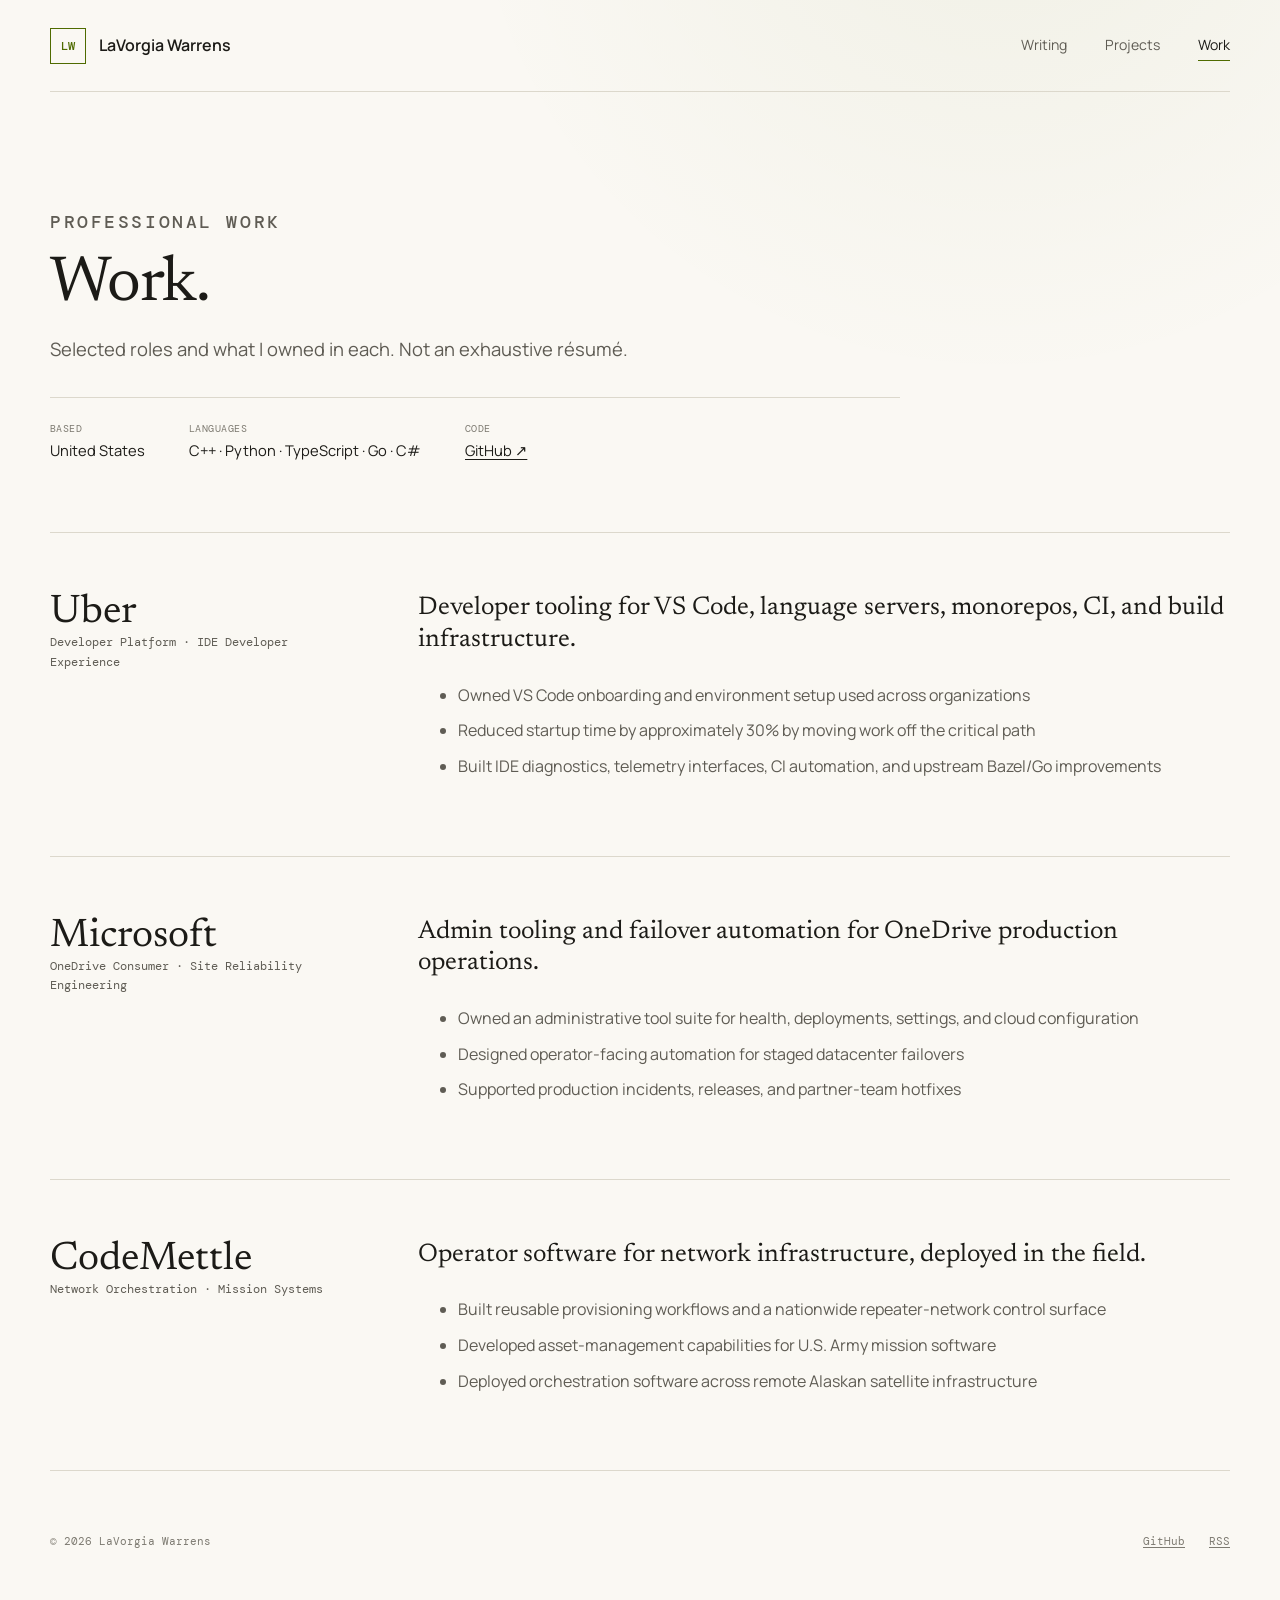
<file: work/index.html>
<!DOCTYPE html><html lang="en"><head><meta charset="UTF-8"><meta name="viewport" content="width=device-width"><meta name="generator" content="Astro v7.2.2"><meta name="description" content="Selected professional work across developer platforms, cloud operations, and network orchestration."><meta name="theme-color" content="#11100d" media="(prefers-color-scheme: dark)"><meta name="theme-color" content="#faf8f3" media="(prefers-color-scheme: light)"><meta property="og:title" content="Work · LaVorgia Warrens"><meta property="og:description" content="Selected professional work across developer platforms, cloud operations, and network orchestration."><meta property="og:type" content="website"><meta property="og:url" content="https://lwarrens.github.io/work/"><meta property="og:site_name" content="LaVorgia Warrens"><meta name="twitter:card" content="summary_large_image"><meta property="og:image" content="https://lwarrens.github.io/og/default.png"><meta name="twitter:image" content="https://lwarrens.github.io/og/default.png"><meta name="twitter:title" content="Work · LaVorgia Warrens"><meta name="twitter:description" content="Selected professional work across developer platforms, cloud operations, and network orchestration."><link rel="icon" href="/favicon.svg" type="image/svg+xml"><link rel="alternate" type="application/rss+xml" title="LaVorgia Warrens" href="/feed.xml"><link rel="canonical" href="https://lwarrens.github.io/work/"><title>Work · LaVorgia Warrens</title><link rel="stylesheet" href="/_astro/Base.CVa8vwPh.css"></head><body><a class="skip-link" href="#main-content">Skip to main content</a><div class="page-shell"><header class="site-header"><a class="wordmark" href="/" aria-label="LaVorgia Warrens, home"><span class="mark">LW</span><span>LaVorgia Warrens</span></a><nav aria-label="Primary navigation"><a href="/writing/">Writing</a><a href="/projects/">Projects</a><a href="/work/" aria-current="page">Work</a></nav></header><main id="main-content"><header class="page-intro"><p class="eyebrow">Professional work</p><h1>Work.</h1><p>Selected roles and what I owned in each. Not an exhaustive résumé.</p><dl class="work-facts"><div><dt>Based</dt><dd>United States</dd></div><div><dt>Languages</dt><dd>C++ · Python · TypeScript · Go · C#</dd></div><div><dt>Code</dt><dd><a href="https://github.com/LWarrens">GitHub ↗</a></dd></div></dl></header><section><article class="work-entry"><header><h2>Uber</h2><div class="role">Developer Platform · IDE Developer Experience</div></header><div><p class="summary">Developer tooling for VS Code, language servers, monorepos, CI, and build infrastructure.</p><ul><li>Owned VS Code onboarding and environment setup used across organizations</li><li>Reduced startup time by approximately 30% by moving work off the critical path</li><li>Built IDE diagnostics, telemetry interfaces, CI automation, and upstream Bazel/Go improvements</li></ul></div></article><article class="work-entry"><header><h2>Microsoft</h2><div class="role">OneDrive Consumer · Site Reliability Engineering</div></header><div><p class="summary">Admin tooling and failover automation for OneDrive production operations.</p><ul><li>Owned an administrative tool suite for health, deployments, settings, and cloud configuration</li><li>Designed operator-facing automation for staged datacenter failovers</li><li>Supported production incidents, releases, and partner-team hotfixes</li></ul></div></article><article class="work-entry"><header><h2>CodeMettle</h2><div class="role">Network Orchestration · Mission Systems</div></header><div><p class="summary">Operator software for network infrastructure, deployed in the field.</p><ul><li>Built reusable provisioning workflows and a nationwide repeater-network control surface</li><li>Developed asset-management capabilities for U.S. Army mission software</li><li>Deployed orchestration software across remote Alaskan satellite infrastructure</li></ul></div></article></section></main><footer class="site-footer"><p>© 2026 LaVorgia Warrens</p><div><a href="https://github.com/LWarrens">GitHub</a><a href="/feed.xml">RSS</a></div></footer></div></body></html>
</file>
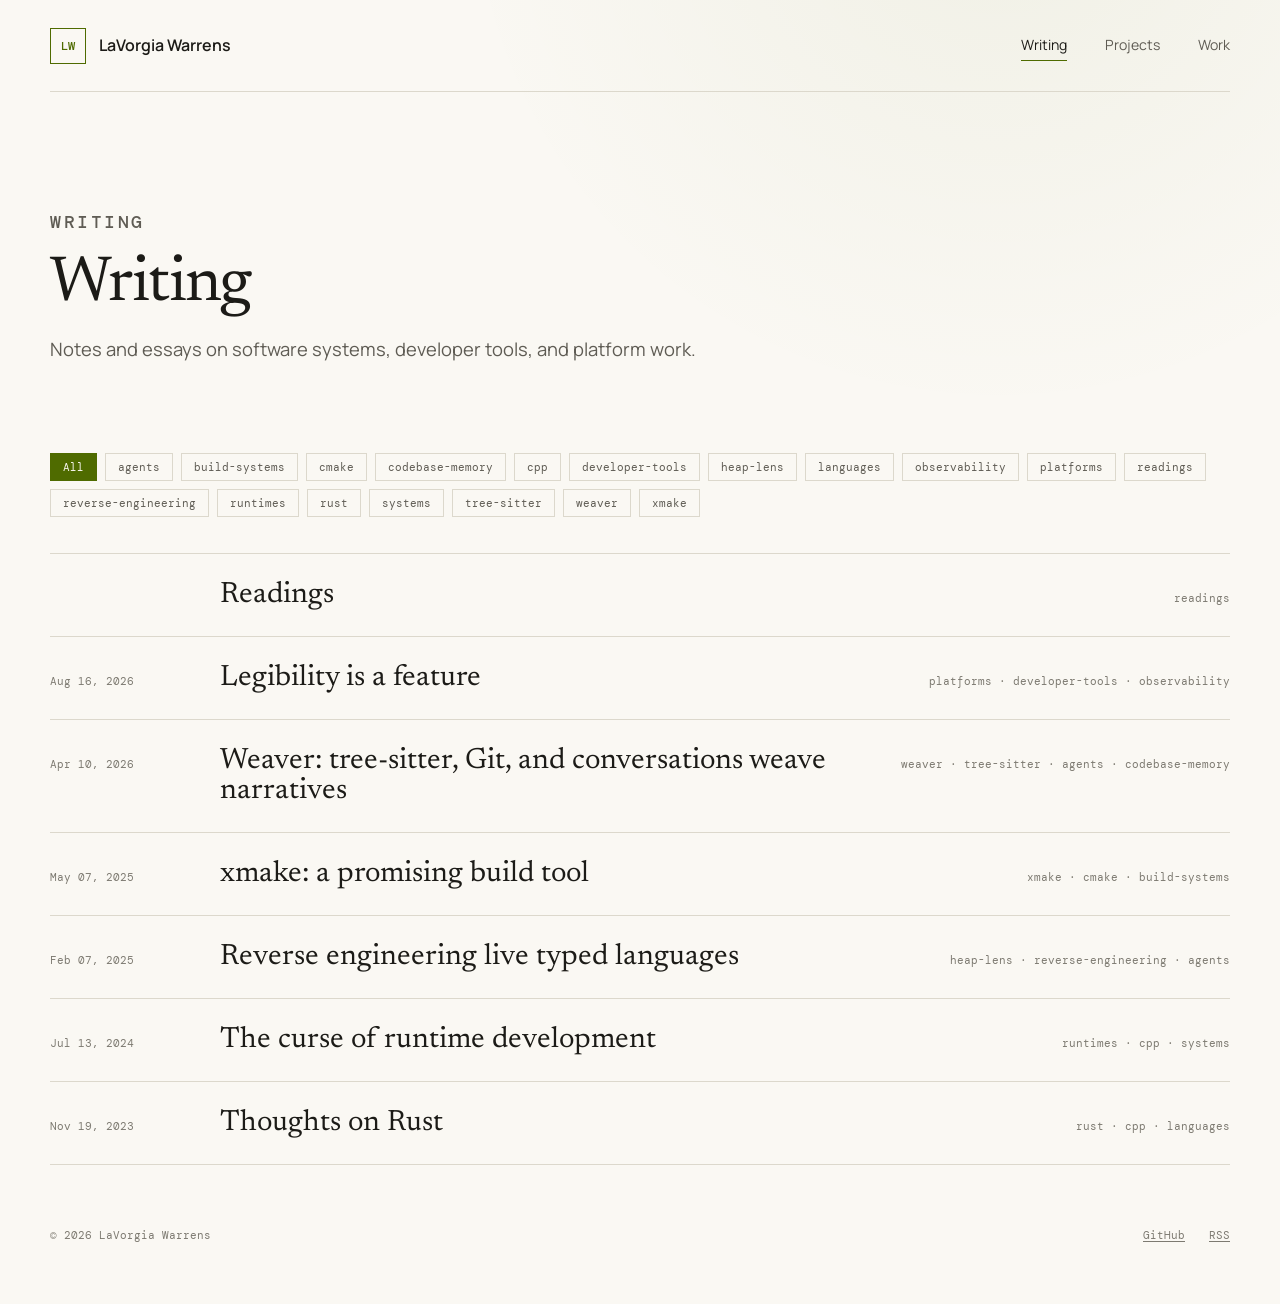
<file: writing/index.html>
<!DOCTYPE html><html lang="en"><head><meta charset="UTF-8"><meta name="viewport" content="width=device-width"><meta name="generator" content="Astro v7.2.2"><meta name="description" content="Notes and essays on software systems, developer tools, and platforms."><meta name="theme-color" content="#11100d" media="(prefers-color-scheme: dark)"><meta name="theme-color" content="#faf8f3" media="(prefers-color-scheme: light)"><meta property="og:title" content="Writing · LaVorgia Warrens"><meta property="og:description" content="Notes and essays on software systems, developer tools, and platforms."><meta property="og:type" content="website"><meta property="og:url" content="https://lwarrens.github.io/writing/"><meta property="og:site_name" content="LaVorgia Warrens"><meta name="twitter:card" content="summary_large_image"><meta property="og:image" content="https://lwarrens.github.io/og/default.png"><meta name="twitter:image" content="https://lwarrens.github.io/og/default.png"><meta name="twitter:title" content="Writing · LaVorgia Warrens"><meta name="twitter:description" content="Notes and essays on software systems, developer tools, and platforms."><link rel="icon" href="/favicon.svg" type="image/svg+xml"><link rel="alternate" type="application/rss+xml" title="LaVorgia Warrens" href="/feed.xml"><link rel="canonical" href="https://lwarrens.github.io/writing/"><title>Writing · LaVorgia Warrens</title><link rel="stylesheet" href="/_astro/Base.CVa8vwPh.css"></head><body><a class="skip-link" href="#main-content">Skip to main content</a><div class="page-shell"><header class="site-header"><a class="wordmark" href="/" aria-label="LaVorgia Warrens, home"><span class="mark">LW</span><span>LaVorgia Warrens</span></a><nav aria-label="Primary navigation"><a href="/writing/" aria-current="page">Writing</a><a href="/projects/">Projects</a><a href="/work/">Work</a></nav></header><main id="main-content"><header class="page-intro"><p class="eyebrow">Writing</p><h1>Writing</h1><p>Notes and essays on software systems, developer tools, and platform work.</p></header><div class="tag-filter" role="group" aria-label="Filter by tag"><button type="button" aria-pressed="true" data-tag="">All</button><button type="button" aria-pressed="false" data-tag="agents">agents</button><button type="button" aria-pressed="false" data-tag="build-systems">build-systems</button><button type="button" aria-pressed="false" data-tag="cmake">cmake</button><button type="button" aria-pressed="false" data-tag="codebase-memory">codebase-memory</button><button type="button" aria-pressed="false" data-tag="cpp">cpp</button><button type="button" aria-pressed="false" data-tag="developer-tools">developer-tools</button><button type="button" aria-pressed="false" data-tag="heap-lens">heap-lens</button><button type="button" aria-pressed="false" data-tag="languages">languages</button><button type="button" aria-pressed="false" data-tag="observability">observability</button><button type="button" aria-pressed="false" data-tag="platforms">platforms</button><button type="button" aria-pressed="false" data-tag="readings">readings</button><button type="button" aria-pressed="false" data-tag="reverse-engineering">reverse-engineering</button><button type="button" aria-pressed="false" data-tag="runtimes">runtimes</button><button type="button" aria-pressed="false" data-tag="rust">rust</button><button type="button" aria-pressed="false" data-tag="systems">systems</button><button type="button" aria-pressed="false" data-tag="tree-sitter">tree-sitter</button><button type="button" aria-pressed="false" data-tag="weaver">weaver</button><button type="button" aria-pressed="false" data-tag="xmake">xmake</button></div><ul class="writing-list"><li class="writing-item" data-tags="readings"><span aria-hidden="true"></span><a href="/writing/readings/">Readings</a><span class="tags">readings</span></li><li class="writing-item" data-tags="platforms,developer-tools,observability"><time datetime="2026-08-16T00:00:00.000Z">Aug 16, 2026</time><a href="/writing/legibility-is-a-feature/">Legibility is a feature</a><span class="tags">platforms · developer-tools · observability</span></li><li class="writing-item" data-tags="weaver,tree-sitter,agents,codebase-memory"><time datetime="2026-04-10T00:00:00.000Z">Apr 10, 2026</time><a href="/writing/weaver-tree-sitter-git-and-conversations/">Weaver: tree-sitter, Git, and conversations weave narratives</a><span class="tags">weaver · tree-sitter · agents · codebase-memory</span></li><li class="writing-item" data-tags="xmake,cmake,build-systems"><time datetime="2025-05-07T00:00:00.000Z">May 07, 2025</time><a href="/writing/xmake-a-promising-build-tool/">xmake: a promising build tool</a><span class="tags">xmake · cmake · build-systems</span></li><li class="writing-item" data-tags="heap-lens,reverse-engineering,agents"><time datetime="2025-02-07T00:00:00.000Z">Feb 07, 2025</time><a href="/writing/reverse-engineering-live-typed-languages/">Reverse engineering live typed languages</a><span class="tags">heap-lens · reverse-engineering · agents</span></li><li class="writing-item" data-tags="runtimes,cpp,systems"><time datetime="2024-07-13T00:00:00.000Z">Jul 13, 2024</time><a href="/writing/the-curse-of-runtime-development/">The curse of runtime development</a><span class="tags">runtimes · cpp · systems</span></li><li class="writing-item" data-tags="rust,cpp,languages"><time datetime="2023-11-19T00:00:00.000Z">Nov 19, 2023</time><a href="/writing/thoughts-on-rust/">Thoughts on Rust</a><span class="tags">rust · cpp · languages</span></li></ul></main><footer class="site-footer"><p>© 2026 LaVorgia Warrens</p><div><a href="https://github.com/LWarrens">GitHub</a><a href="/feed.xml">RSS</a></div></footer></div></body></html><script type="module">var e=[...document.querySelectorAll(`.tag-filter button`)],t=[...document.querySelectorAll(`.writing-item`)];function n(n){e.forEach(e=>e.setAttribute(`aria-pressed`,String(e.dataset.tag===n))),t.forEach(e=>{e.hidden=!!n&&!(e.dataset.tags??``).split(`,`).includes(n)}),history.replaceState(null,``,n?`#${encodeURIComponent(n)}`:location.pathname)}e.forEach(e=>e.addEventListener(`click`,()=>n(e.dataset.tag??``)));var r=decodeURIComponent(location.hash.slice(1));e.some(e=>e.dataset.tag===r)&&n(r);</script>
</file>
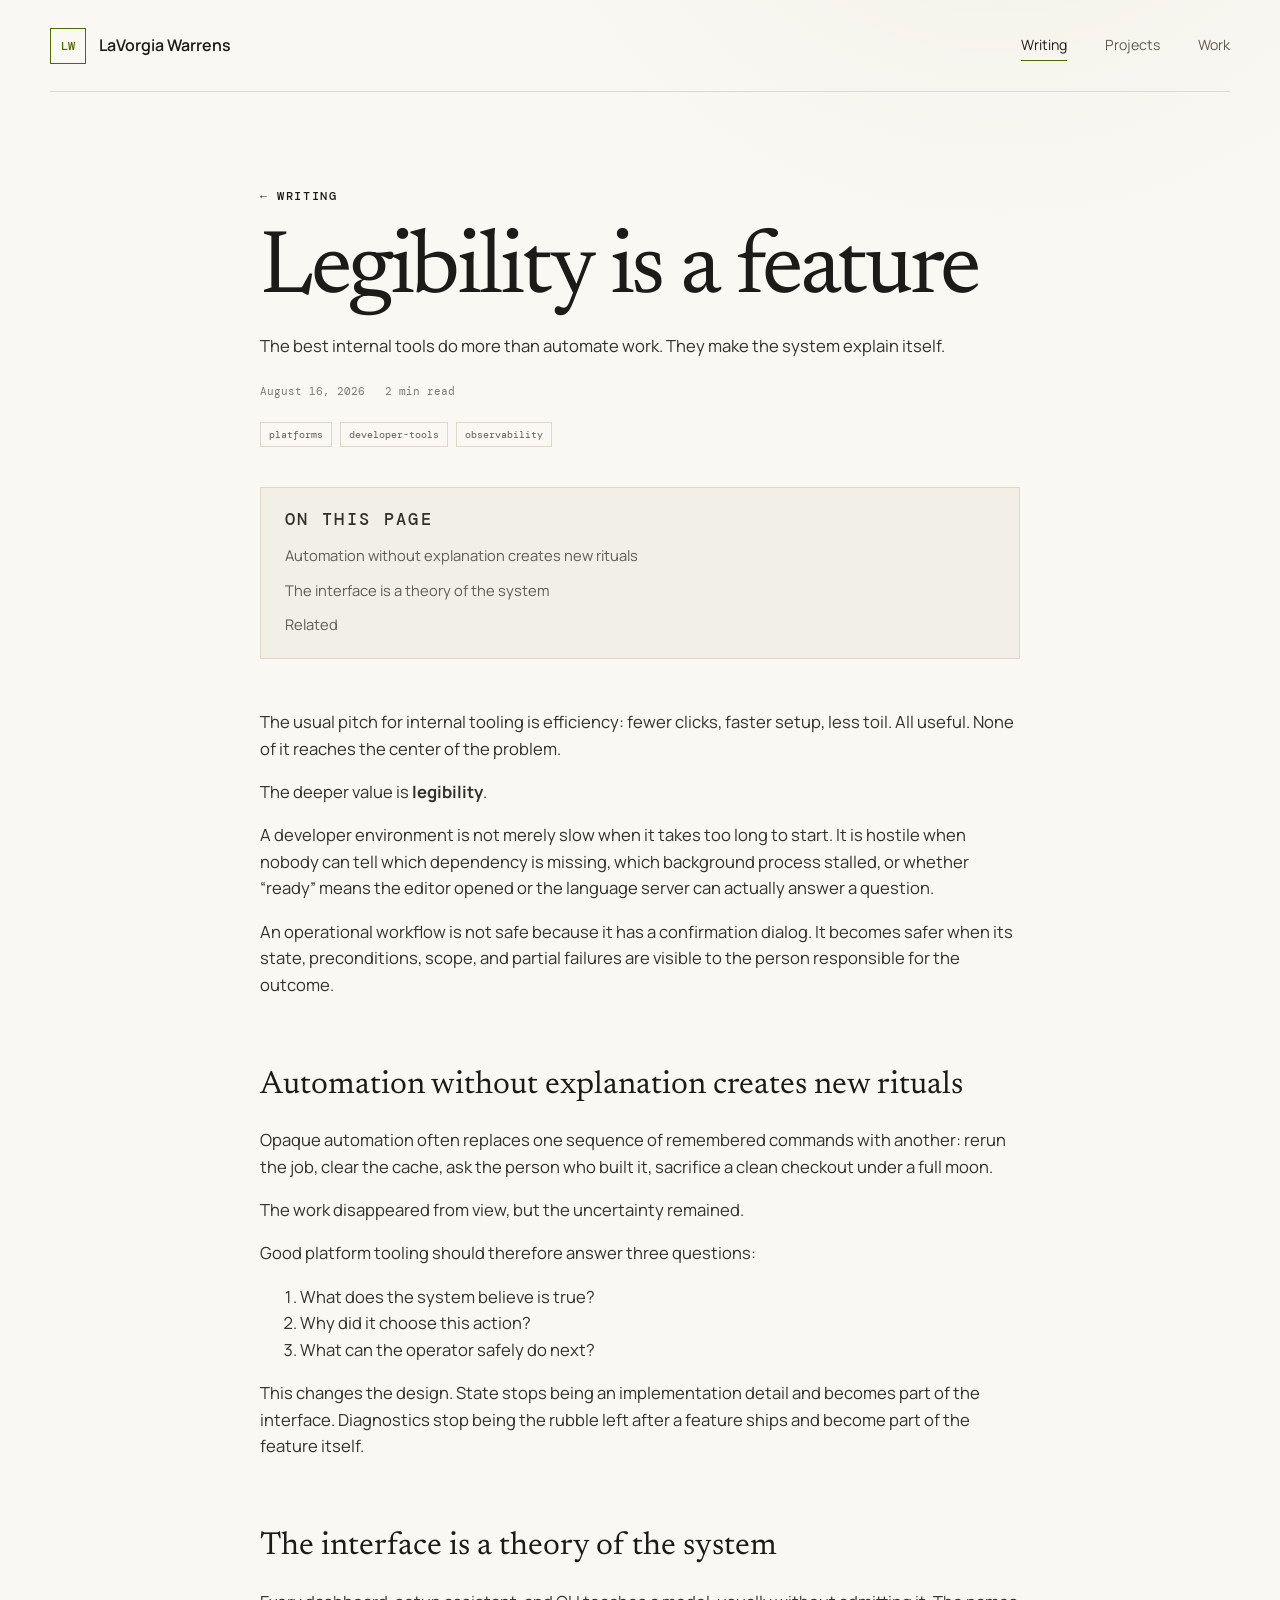
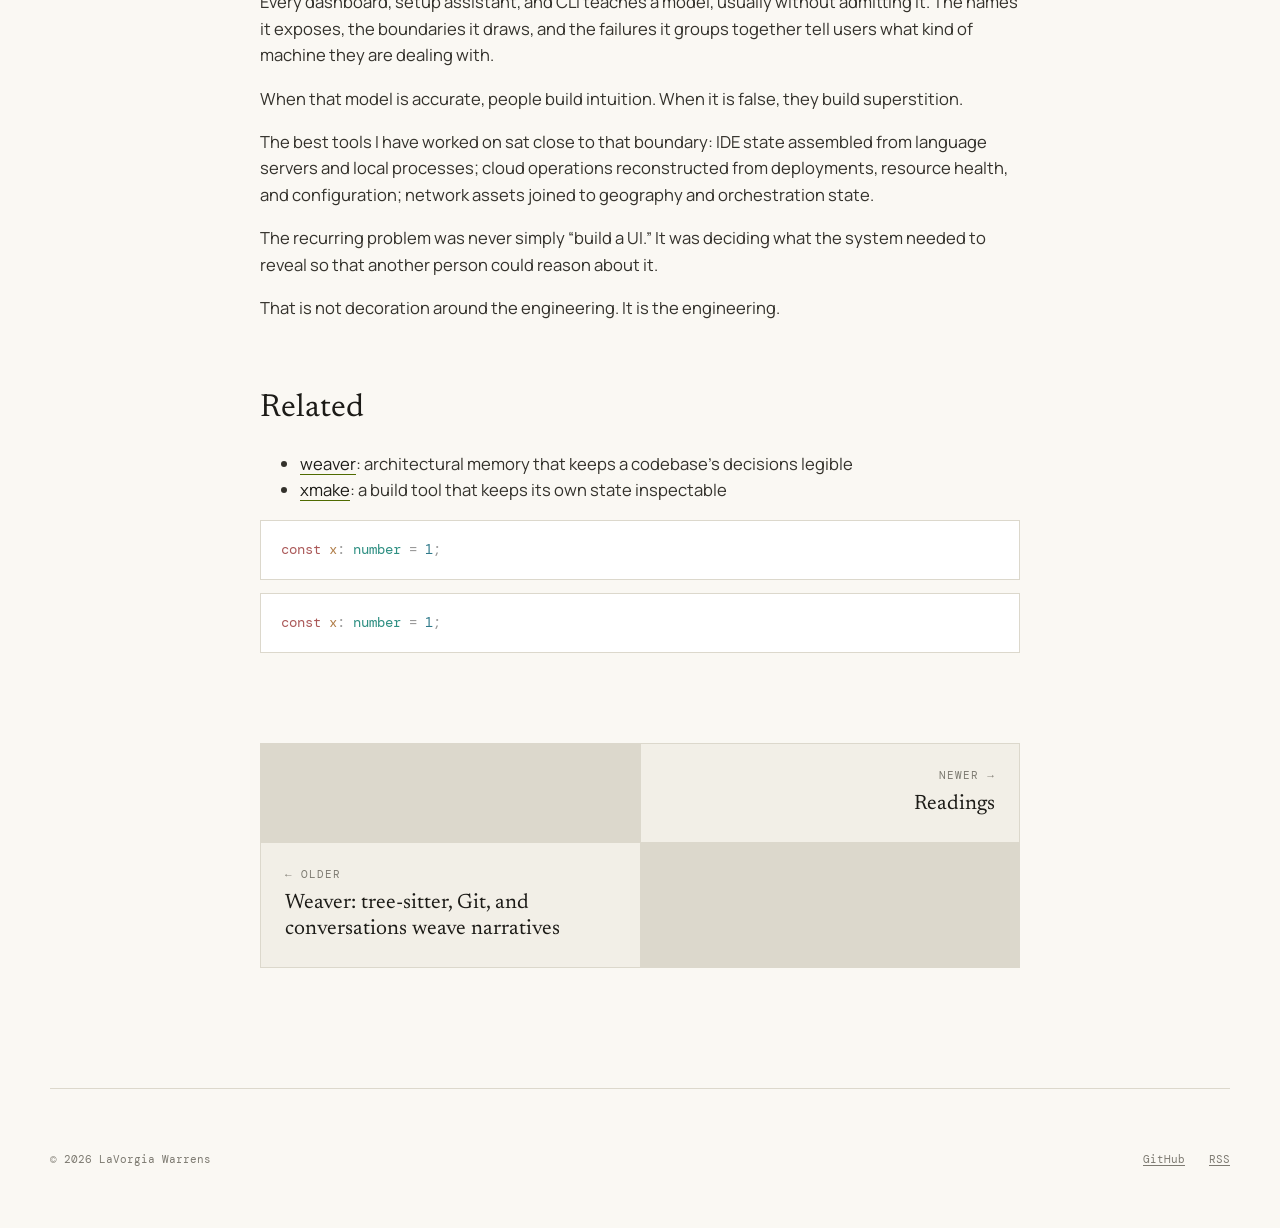
<file: writing/legibility-is-a-feature/index.html>
<!DOCTYPE html><html lang="en"><head><meta charset="UTF-8"><meta name="viewport" content="width=device-width"><meta name="generator" content="Astro v7.2.2"><meta name="description" content="The best internal tools do more than automate work. They make the system explain itself."><meta name="theme-color" content="#11100d" media="(prefers-color-scheme: dark)"><meta name="theme-color" content="#faf8f3" media="(prefers-color-scheme: light)"><meta property="og:title" content="Legibility is a feature · LaVorgia Warrens"><meta property="og:description" content="The best internal tools do more than automate work. They make the system explain itself."><meta property="og:type" content="article"><meta property="og:url" content="https://lwarrens.github.io/writing/legibility-is-a-feature/"><meta property="og:site_name" content="LaVorgia Warrens"><meta name="twitter:card" content="summary_large_image"><meta property="og:image" content="https://lwarrens.github.io/og/legibility-is-a-feature.png"><meta name="twitter:image" content="https://lwarrens.github.io/og/legibility-is-a-feature.png"><meta name="twitter:title" content="Legibility is a feature · LaVorgia Warrens"><meta name="twitter:description" content="The best internal tools do more than automate work. They make the system explain itself."><link rel="icon" href="/favicon.svg" type="image/svg+xml"><link rel="alternate" type="application/rss+xml" title="LaVorgia Warrens" href="/feed.xml"><link rel="canonical" href="https://lwarrens.github.io/writing/legibility-is-a-feature/"><title>Legibility is a feature · LaVorgia Warrens</title><link rel="stylesheet" href="/_astro/Base.CVa8vwPh.css"></head><body><a class="skip-link" href="#main-content">Skip to main content</a><div class="page-shell"><header class="site-header"><a class="wordmark" href="/" aria-label="LaVorgia Warrens, home"><span class="mark">LW</span><span>LaVorgia Warrens</span></a><nav aria-label="Primary navigation"><a href="/writing/" aria-current="page">Writing</a><a href="/projects/">Projects</a><a href="/work/">Work</a></nav></header><main id="main-content"><div class="read-progress" aria-hidden="true"></div><article class="article prose"><a class="eyebrow back-link" href="/writing/">← Writing</a><header><h1>Legibility is a feature</h1><p class="dek">The best internal tools do more than automate work. They make the system explain itself.</p><div class="article-meta"><time datetime="2026-08-16T00:00:00.000Z">August 16, 2026</time><span>2 min read</span></div><div class="tag-list"><span>platforms</span><span>developer-tools</span><span>observability</span></div></header><nav class="toc" aria-label="On this page"><p class="eyebrow">On this page</p><ol><li><a href="#automation-without-explanation-creates-new-rituals">Automation without explanation creates new rituals</a></li><li><a href="#the-interface-is-a-theory-of-the-system">The interface is a theory of the system</a></li><li><a href="#related">Related</a></li></ol></nav><p>The usual pitch for internal tooling is efficiency: fewer clicks, faster setup, less toil. All useful. None of it reaches the center of the problem.</p>
<p>The deeper value is <strong>legibility</strong>.</p>
<p>A developer environment is not merely slow when it takes too long to start. It is hostile when nobody can tell which dependency is missing, which background process stalled, or whether “ready” means the editor opened or the language server can actually answer a question.</p>
<p>An operational workflow is not safe because it has a confirmation dialog. It becomes safer when its state, preconditions, scope, and partial failures are visible to the person responsible for the outcome.</p>
<h2 id="automation-without-explanation-creates-new-rituals">Automation without explanation creates new rituals<a class="heading-anchor" aria-label="Link to this section" href="#automation-without-explanation-creates-new-rituals">#</a></h2>
<p>Opaque automation often replaces one sequence of remembered commands with another: rerun the job, clear the cache, ask the person who built it, sacrifice a clean checkout under a full moon.</p>
<p>The work disappeared from view, but the uncertainty remained.</p>
<p>Good platform tooling should therefore answer three questions:</p>
<ol>
<li>What does the system believe is true?</li>
<li>Why did it choose this action?</li>
<li>What can the operator safely do next?</li>
</ol>
<p>This changes the design. State stops being an implementation detail and becomes part of the interface. Diagnostics stop being the rubble left after a feature ships and become part of the feature itself.</p>
<h2 id="the-interface-is-a-theory-of-the-system">The interface is a theory of the system<a class="heading-anchor" aria-label="Link to this section" href="#the-interface-is-a-theory-of-the-system">#</a></h2>
<p>Every dashboard, setup assistant, and CLI teaches a model, usually without admitting it. The names it exposes, the boundaries it draws, and the failures it groups together tell users what kind of machine they are dealing with.</p>
<p>When that model is accurate, people build intuition. When it is false, they build superstition.</p>
<p>The best tools I have worked on sat close to that boundary: IDE state assembled from language servers and local processes; cloud operations reconstructed from deployments, resource health, and configuration; network assets joined to geography and orchestration state.</p>
<p>The recurring problem was never simply “build a UI.” It was deciding what the system needed to reveal so that another person could reason about it.</p>
<p>That is not decoration around the engineering. It is the engineering.</p>
<h2 id="related">Related<a class="heading-anchor" aria-label="Link to this section" href="#related">#</a></h2>
<ul>
<li><a href="/weaver/">weaver</a>: architectural memory that keeps a codebase’s decisions legible</li>
<li><a href="https://xmake.io">xmake</a>: a build tool that keeps its own state inspectable</li>
</ul>
<pre class="astro-code astro-code-themes vitesse-light vitesse-dark" style="--shiki-light:#393a34;--shiki-dark:#dbd7caee;--shiki-light-bg:#ffffff;--shiki-dark-bg:#121212; overflow-x: auto;" tabindex="0" data-language="ts"><code><span class="line"><span style="--shiki-light:#AB5959;--shiki-dark:#CB7676">const </span><span style="--shiki-light:#B07D48;--shiki-dark:#BD976A">x</span><span style="--shiki-light:#999999;--shiki-dark:#666666">: </span><span style="--shiki-light:#2E8F82;--shiki-dark:#5DA994">number</span><span style="--shiki-light:#999999;--shiki-dark:#666666"> =</span><span style="--shiki-light:#2F798A;--shiki-dark:#4C9A91"> 1</span><span style="--shiki-light:#999999;--shiki-dark:#666666">;</span></span></code></pre>
<pre class="astro-code astro-code-themes vitesse-light vitesse-dark" style="--shiki-light:#393a34;--shiki-dark:#dbd7caee;--shiki-light-bg:#ffffff;--shiki-dark-bg:#121212; overflow-x: auto;" tabindex="0" data-language="ts"><code><span class="line"><span style="--shiki-light:#AB5959;--shiki-dark:#CB7676">const </span><span style="--shiki-light:#B07D48;--shiki-dark:#BD976A">x</span><span style="--shiki-light:#999999;--shiki-dark:#666666">: </span><span style="--shiki-light:#2E8F82;--shiki-dark:#5DA994">number</span><span style="--shiki-light:#999999;--shiki-dark:#666666"> =</span><span style="--shiki-light:#2F798A;--shiki-dark:#4C9A91"> 1</span><span style="--shiki-light:#999999;--shiki-dark:#666666">;</span></span></code></pre><nav class="post-nav" aria-label="More writing"><a class="newer" href="/writing/readings/"><span>Newer →</span>Readings</a><a class="older" href="/writing/weaver-tree-sitter-git-and-conversations/"><span>← Older</span>Weaver: tree-sitter, Git, and conversations weave narratives</a></nav></article></main><footer class="site-footer"><p>© 2026 LaVorgia Warrens</p><div><a href="https://github.com/LWarrens">GitHub</a><a href="/feed.xml">RSS</a></div></footer></div></body></html><script type="module">var e=document.querySelector(`.read-progress`),t=document.querySelector(`.article`);if(e&&t){let n=!1,r=()=>{let r=t.offsetTop,i=t.offsetHeight-window.innerHeight,a=i>0?(window.scrollY-r)/i:1;e.style.transform=`scaleX(${Math.min(1,Math.max(0,a))})`,n=!1};addEventListener(`scroll`,()=>{n||(n=!0,requestAnimationFrame(r))},{passive:!0}),addEventListener(`resize`,r),r()}document.querySelectorAll(`.prose pre`).forEach(e=>{let t=document.createElement(`button`);t.type=`button`,t.className=`copy-code`,t.textContent=`Copy`,t.addEventListener(`click`,async()=>{try{await navigator.clipboard.writeText(e.querySelector(`code`)?.innerText??e.innerText),t.textContent=`Copied`}catch{t.textContent=`Failed`}setTimeout(()=>t.textContent=`Copy`,1600)}),e.appendChild(t)});</script>
</file>
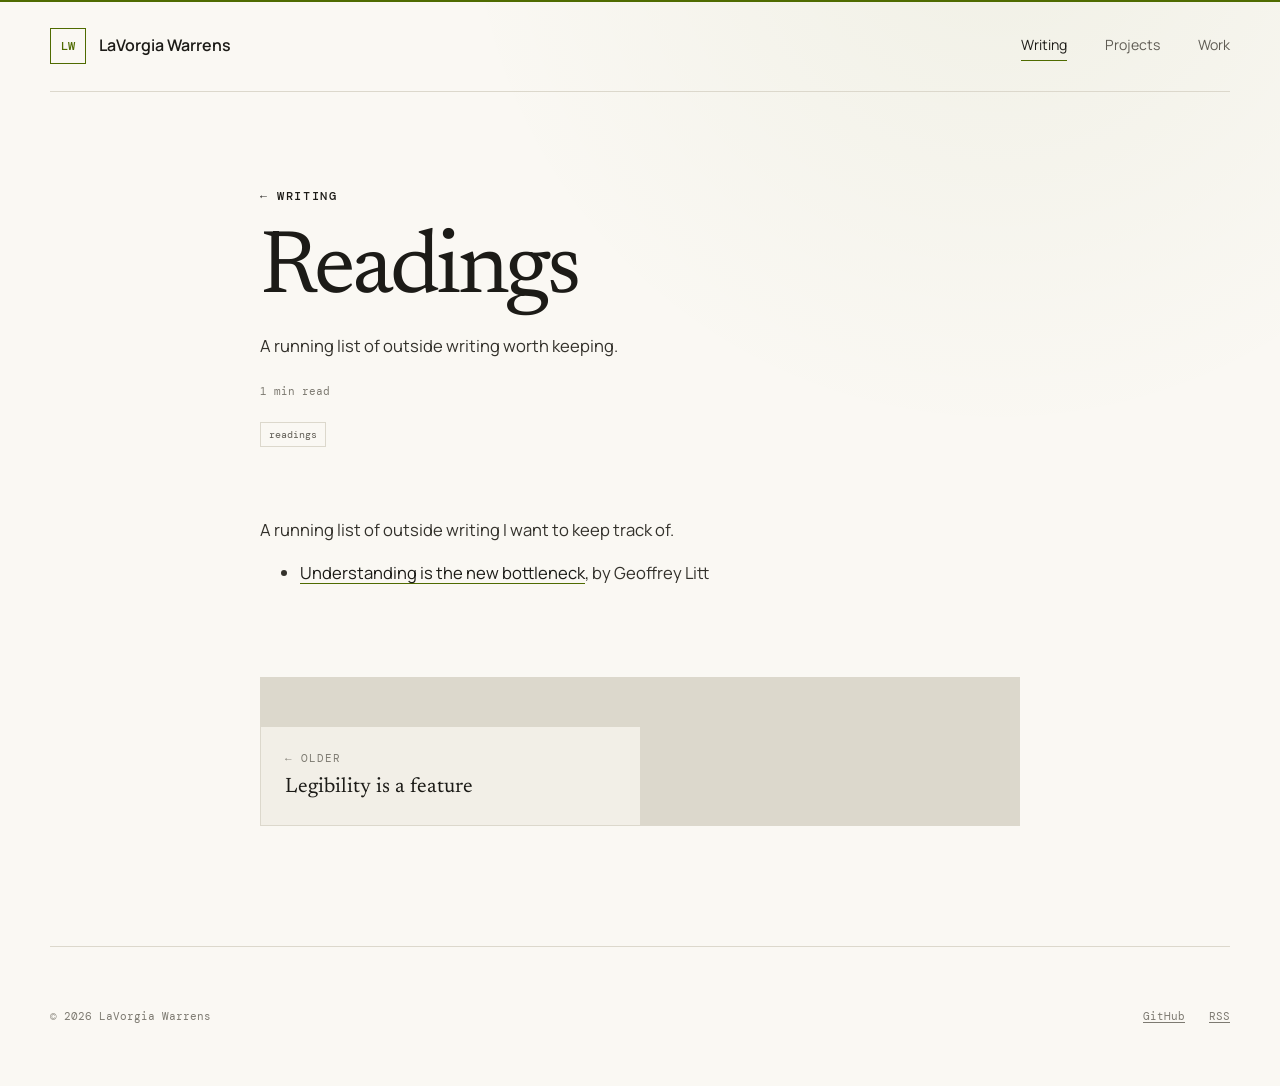
<file: writing/readings/index.html>
<!DOCTYPE html><html lang="en"><head><meta charset="UTF-8"><meta name="viewport" content="width=device-width"><meta name="generator" content="Astro v7.2.2"><meta name="description" content="A running list of outside writing worth keeping."><meta name="theme-color" content="#11100d" media="(prefers-color-scheme: dark)"><meta name="theme-color" content="#faf8f3" media="(prefers-color-scheme: light)"><meta property="og:title" content="Readings · LaVorgia Warrens"><meta property="og:description" content="A running list of outside writing worth keeping."><meta property="og:type" content="article"><meta property="og:url" content="https://lwarrens.github.io/writing/readings/"><meta property="og:site_name" content="LaVorgia Warrens"><meta name="twitter:card" content="summary_large_image"><meta property="og:image" content="https://lwarrens.github.io/og/readings.png"><meta name="twitter:image" content="https://lwarrens.github.io/og/readings.png"><meta name="twitter:title" content="Readings · LaVorgia Warrens"><meta name="twitter:description" content="A running list of outside writing worth keeping."><link rel="icon" href="/favicon.svg" type="image/svg+xml"><link rel="alternate" type="application/rss+xml" title="LaVorgia Warrens" href="/feed.xml"><link rel="canonical" href="https://lwarrens.github.io/writing/readings/"><title>Readings · LaVorgia Warrens</title><link rel="stylesheet" href="/_astro/Base.CVa8vwPh.css"></head><body><a class="skip-link" href="#main-content">Skip to main content</a><div class="page-shell"><header class="site-header"><a class="wordmark" href="/" aria-label="LaVorgia Warrens, home"><span class="mark">LW</span><span>LaVorgia Warrens</span></a><nav aria-label="Primary navigation"><a href="/writing/" aria-current="page">Writing</a><a href="/projects/">Projects</a><a href="/work/">Work</a></nav></header><main id="main-content"><div class="read-progress" aria-hidden="true"></div><article class="article prose"><a class="eyebrow back-link" href="/writing/">← Writing</a><header><h1>Readings</h1><p class="dek">A running list of outside writing worth keeping.</p><div class="article-meta"><span>1 min read</span></div><div class="tag-list"><span>readings</span></div></header><p>A running list of outside writing I want to keep track of.</p>
<ul>
<li><a href="https://www.geoffreylitt.com/2026/07/02/understanding-is-the-new-bottleneck">Understanding is the new bottleneck</a>, by Geoffrey Litt</li>
</ul><nav class="post-nav" aria-label="More writing"><span></span><a class="older" href="/writing/legibility-is-a-feature/"><span>← Older</span>Legibility is a feature</a></nav></article></main><footer class="site-footer"><p>© 2026 LaVorgia Warrens</p><div><a href="https://github.com/LWarrens">GitHub</a><a href="/feed.xml">RSS</a></div></footer></div></body></html><script type="module">var e=document.querySelector(`.read-progress`),t=document.querySelector(`.article`);if(e&&t){let n=!1,r=()=>{let r=t.offsetTop,i=t.offsetHeight-window.innerHeight,a=i>0?(window.scrollY-r)/i:1;e.style.transform=`scaleX(${Math.min(1,Math.max(0,a))})`,n=!1};addEventListener(`scroll`,()=>{n||(n=!0,requestAnimationFrame(r))},{passive:!0}),addEventListener(`resize`,r),r()}document.querySelectorAll(`.prose pre`).forEach(e=>{let t=document.createElement(`button`);t.type=`button`,t.className=`copy-code`,t.textContent=`Copy`,t.addEventListener(`click`,async()=>{try{await navigator.clipboard.writeText(e.querySelector(`code`)?.innerText??e.innerText),t.textContent=`Copied`}catch{t.textContent=`Failed`}setTimeout(()=>t.textContent=`Copy`,1600)}),e.appendChild(t)});</script>
</file>
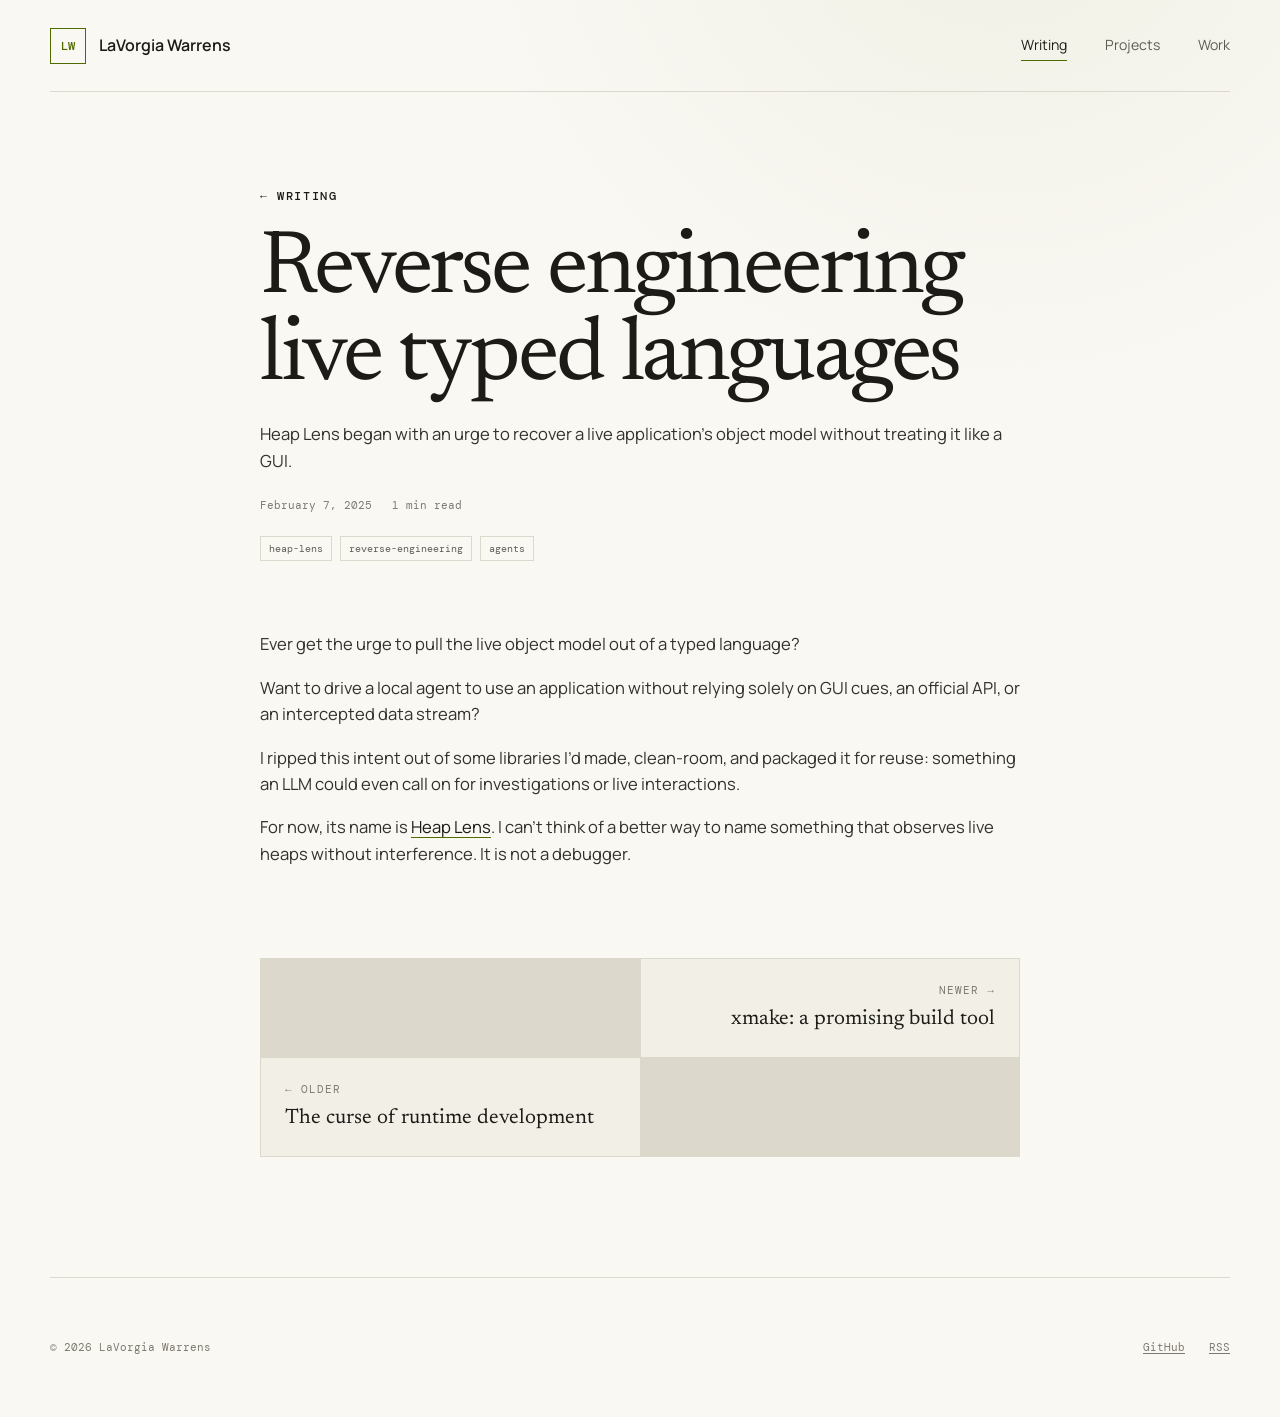
<file: writing/reverse-engineering-live-typed-languages/index.html>
<!DOCTYPE html><html lang="en"><head><meta charset="UTF-8"><meta name="viewport" content="width=device-width"><meta name="generator" content="Astro v7.2.2"><meta name="description" content="Heap Lens began with an urge to recover a live application's object model without treating it like a GUI."><meta name="theme-color" content="#11100d" media="(prefers-color-scheme: dark)"><meta name="theme-color" content="#faf8f3" media="(prefers-color-scheme: light)"><meta property="og:title" content="Reverse engineering live typed languages · LaVorgia Warrens"><meta property="og:description" content="Heap Lens began with an urge to recover a live application's object model without treating it like a GUI."><meta property="og:type" content="article"><meta property="og:url" content="https://lwarrens.github.io/writing/reverse-engineering-live-typed-languages/"><meta property="og:site_name" content="LaVorgia Warrens"><meta name="twitter:card" content="summary_large_image"><meta property="og:image" content="https://lwarrens.github.io/og/reverse-engineering-live-typed-languages.png"><meta name="twitter:image" content="https://lwarrens.github.io/og/reverse-engineering-live-typed-languages.png"><meta name="twitter:title" content="Reverse engineering live typed languages · LaVorgia Warrens"><meta name="twitter:description" content="Heap Lens began with an urge to recover a live application's object model without treating it like a GUI."><link rel="icon" href="/favicon.svg" type="image/svg+xml"><link rel="alternate" type="application/rss+xml" title="LaVorgia Warrens" href="/feed.xml"><link rel="canonical" href="https://lwarrens.github.io/writing/reverse-engineering-live-typed-languages/"><title>Reverse engineering live typed languages · LaVorgia Warrens</title><link rel="stylesheet" href="/_astro/Base.CVa8vwPh.css"></head><body><a class="skip-link" href="#main-content">Skip to main content</a><div class="page-shell"><header class="site-header"><a class="wordmark" href="/" aria-label="LaVorgia Warrens, home"><span class="mark">LW</span><span>LaVorgia Warrens</span></a><nav aria-label="Primary navigation"><a href="/writing/" aria-current="page">Writing</a><a href="/projects/">Projects</a><a href="/work/">Work</a></nav></header><main id="main-content"><div class="read-progress" aria-hidden="true"></div><article class="article prose"><a class="eyebrow back-link" href="/writing/">← Writing</a><header><h1>Reverse engineering live typed languages</h1><p class="dek">Heap Lens began with an urge to recover a live application&#39;s object model without treating it like a GUI.</p><div class="article-meta"><time datetime="2025-02-07T00:00:00.000Z">February 7, 2025</time><span>1 min read</span></div><div class="tag-list"><span>heap-lens</span><span>reverse-engineering</span><span>agents</span></div></header><p>Ever get the urge to pull the live object model out of a typed language?</p>
<p>Want to drive a local agent to use an application without relying solely on GUI cues, an official API, or an intercepted data stream?</p>
<p>I ripped this intent out of some libraries I’d made, clean-room, and packaged it for reuse: something an LLM could even call on for investigations or live interactions.</p>
<p>For now, its name is <a href="https://github.com/LWarrens/heap-lens">Heap Lens</a>. I can’t think of a better way to name something that observes live heaps without interference. It is not a debugger.</p><nav class="post-nav" aria-label="More writing"><a class="newer" href="/writing/xmake-a-promising-build-tool/"><span>Newer →</span>xmake: a promising build tool</a><a class="older" href="/writing/the-curse-of-runtime-development/"><span>← Older</span>The curse of runtime development</a></nav></article></main><footer class="site-footer"><p>© 2026 LaVorgia Warrens</p><div><a href="https://github.com/LWarrens">GitHub</a><a href="/feed.xml">RSS</a></div></footer></div></body></html><script type="module">var e=document.querySelector(`.read-progress`),t=document.querySelector(`.article`);if(e&&t){let n=!1,r=()=>{let r=t.offsetTop,i=t.offsetHeight-window.innerHeight,a=i>0?(window.scrollY-r)/i:1;e.style.transform=`scaleX(${Math.min(1,Math.max(0,a))})`,n=!1};addEventListener(`scroll`,()=>{n||(n=!0,requestAnimationFrame(r))},{passive:!0}),addEventListener(`resize`,r),r()}document.querySelectorAll(`.prose pre`).forEach(e=>{let t=document.createElement(`button`);t.type=`button`,t.className=`copy-code`,t.textContent=`Copy`,t.addEventListener(`click`,async()=>{try{await navigator.clipboard.writeText(e.querySelector(`code`)?.innerText??e.innerText),t.textContent=`Copied`}catch{t.textContent=`Failed`}setTimeout(()=>t.textContent=`Copy`,1600)}),e.appendChild(t)});</script>
</file>
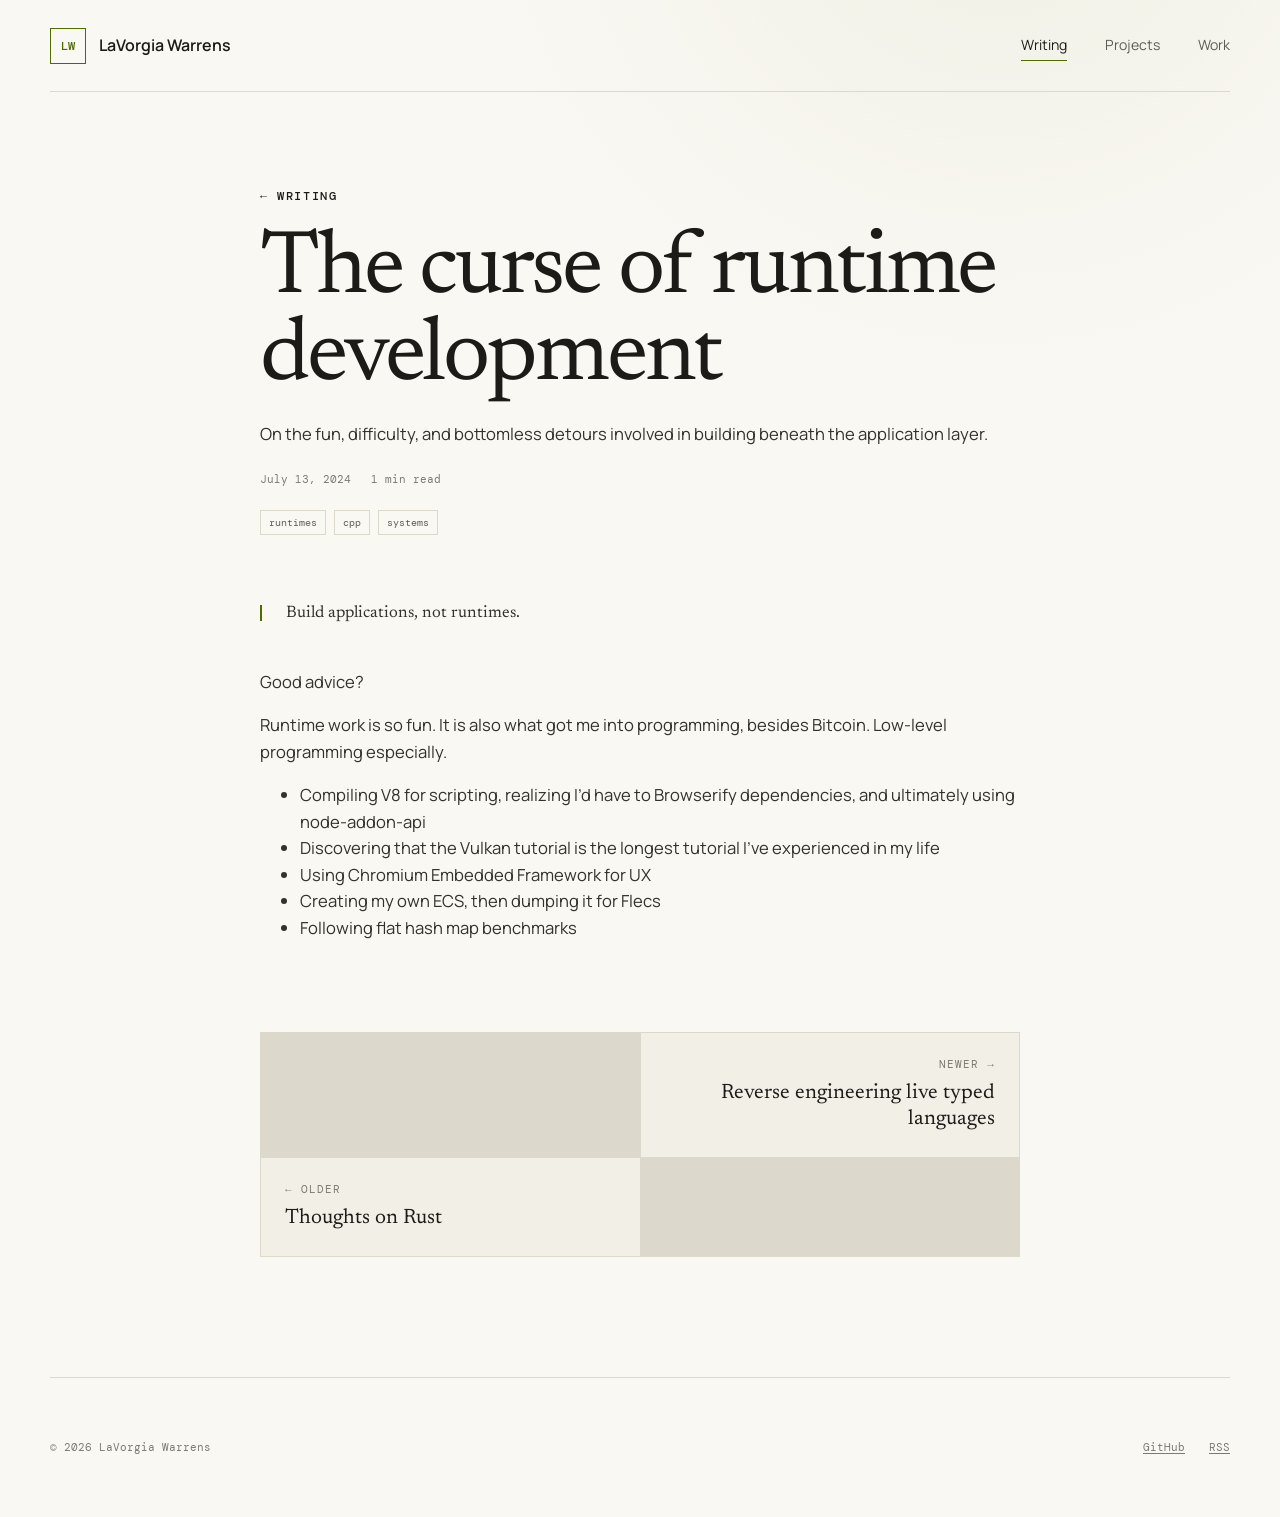
<file: writing/the-curse-of-runtime-development/index.html>
<!DOCTYPE html><html lang="en"><head><meta charset="UTF-8"><meta name="viewport" content="width=device-width"><meta name="generator" content="Astro v7.2.2"><meta name="description" content="On the fun, difficulty, and bottomless detours involved in building beneath the application layer."><meta name="theme-color" content="#11100d" media="(prefers-color-scheme: dark)"><meta name="theme-color" content="#faf8f3" media="(prefers-color-scheme: light)"><meta property="og:title" content="The curse of runtime development · LaVorgia Warrens"><meta property="og:description" content="On the fun, difficulty, and bottomless detours involved in building beneath the application layer."><meta property="og:type" content="article"><meta property="og:url" content="https://lwarrens.github.io/writing/the-curse-of-runtime-development/"><meta property="og:site_name" content="LaVorgia Warrens"><meta name="twitter:card" content="summary_large_image"><meta property="og:image" content="https://lwarrens.github.io/og/the-curse-of-runtime-development.png"><meta name="twitter:image" content="https://lwarrens.github.io/og/the-curse-of-runtime-development.png"><meta name="twitter:title" content="The curse of runtime development · LaVorgia Warrens"><meta name="twitter:description" content="On the fun, difficulty, and bottomless detours involved in building beneath the application layer."><link rel="icon" href="/favicon.svg" type="image/svg+xml"><link rel="alternate" type="application/rss+xml" title="LaVorgia Warrens" href="/feed.xml"><link rel="canonical" href="https://lwarrens.github.io/writing/the-curse-of-runtime-development/"><title>The curse of runtime development · LaVorgia Warrens</title><link rel="stylesheet" href="/_astro/Base.CVa8vwPh.css"></head><body><a class="skip-link" href="#main-content">Skip to main content</a><div class="page-shell"><header class="site-header"><a class="wordmark" href="/" aria-label="LaVorgia Warrens, home"><span class="mark">LW</span><span>LaVorgia Warrens</span></a><nav aria-label="Primary navigation"><a href="/writing/" aria-current="page">Writing</a><a href="/projects/">Projects</a><a href="/work/">Work</a></nav></header><main id="main-content"><div class="read-progress" aria-hidden="true"></div><article class="article prose"><a class="eyebrow back-link" href="/writing/">← Writing</a><header><h1>The curse of runtime development</h1><p class="dek">On the fun, difficulty, and bottomless detours involved in building beneath the application layer.</p><div class="article-meta"><time datetime="2024-07-13T00:00:00.000Z">July 13, 2024</time><span>1 min read</span></div><div class="tag-list"><span>runtimes</span><span>cpp</span><span>systems</span></div></header><blockquote>
<p>Build applications, not runtimes.</p>
</blockquote>
<p>Good advice?</p>
<p>Runtime work is so fun. It is also what got me into programming, besides Bitcoin. Low-level programming especially.</p>
<ul>
<li>Compiling V8 for scripting, realizing I’d have to Browserify dependencies, and ultimately using node-addon-api</li>
<li>Discovering that the Vulkan tutorial is the longest tutorial I’ve experienced in my life</li>
<li>Using Chromium Embedded Framework for UX</li>
<li>Creating my own ECS, then dumping it for Flecs</li>
<li>Following flat hash map benchmarks</li>
</ul><nav class="post-nav" aria-label="More writing"><a class="newer" href="/writing/reverse-engineering-live-typed-languages/"><span>Newer →</span>Reverse engineering live typed languages</a><a class="older" href="/writing/thoughts-on-rust/"><span>← Older</span>Thoughts on Rust</a></nav></article></main><footer class="site-footer"><p>© 2026 LaVorgia Warrens</p><div><a href="https://github.com/LWarrens">GitHub</a><a href="/feed.xml">RSS</a></div></footer></div></body></html><script type="module">var e=document.querySelector(`.read-progress`),t=document.querySelector(`.article`);if(e&&t){let n=!1,r=()=>{let r=t.offsetTop,i=t.offsetHeight-window.innerHeight,a=i>0?(window.scrollY-r)/i:1;e.style.transform=`scaleX(${Math.min(1,Math.max(0,a))})`,n=!1};addEventListener(`scroll`,()=>{n||(n=!0,requestAnimationFrame(r))},{passive:!0}),addEventListener(`resize`,r),r()}document.querySelectorAll(`.prose pre`).forEach(e=>{let t=document.createElement(`button`);t.type=`button`,t.className=`copy-code`,t.textContent=`Copy`,t.addEventListener(`click`,async()=>{try{await navigator.clipboard.writeText(e.querySelector(`code`)?.innerText??e.innerText),t.textContent=`Copied`}catch{t.textContent=`Failed`}setTimeout(()=>t.textContent=`Copy`,1600)}),e.appendChild(t)});</script>
</file>
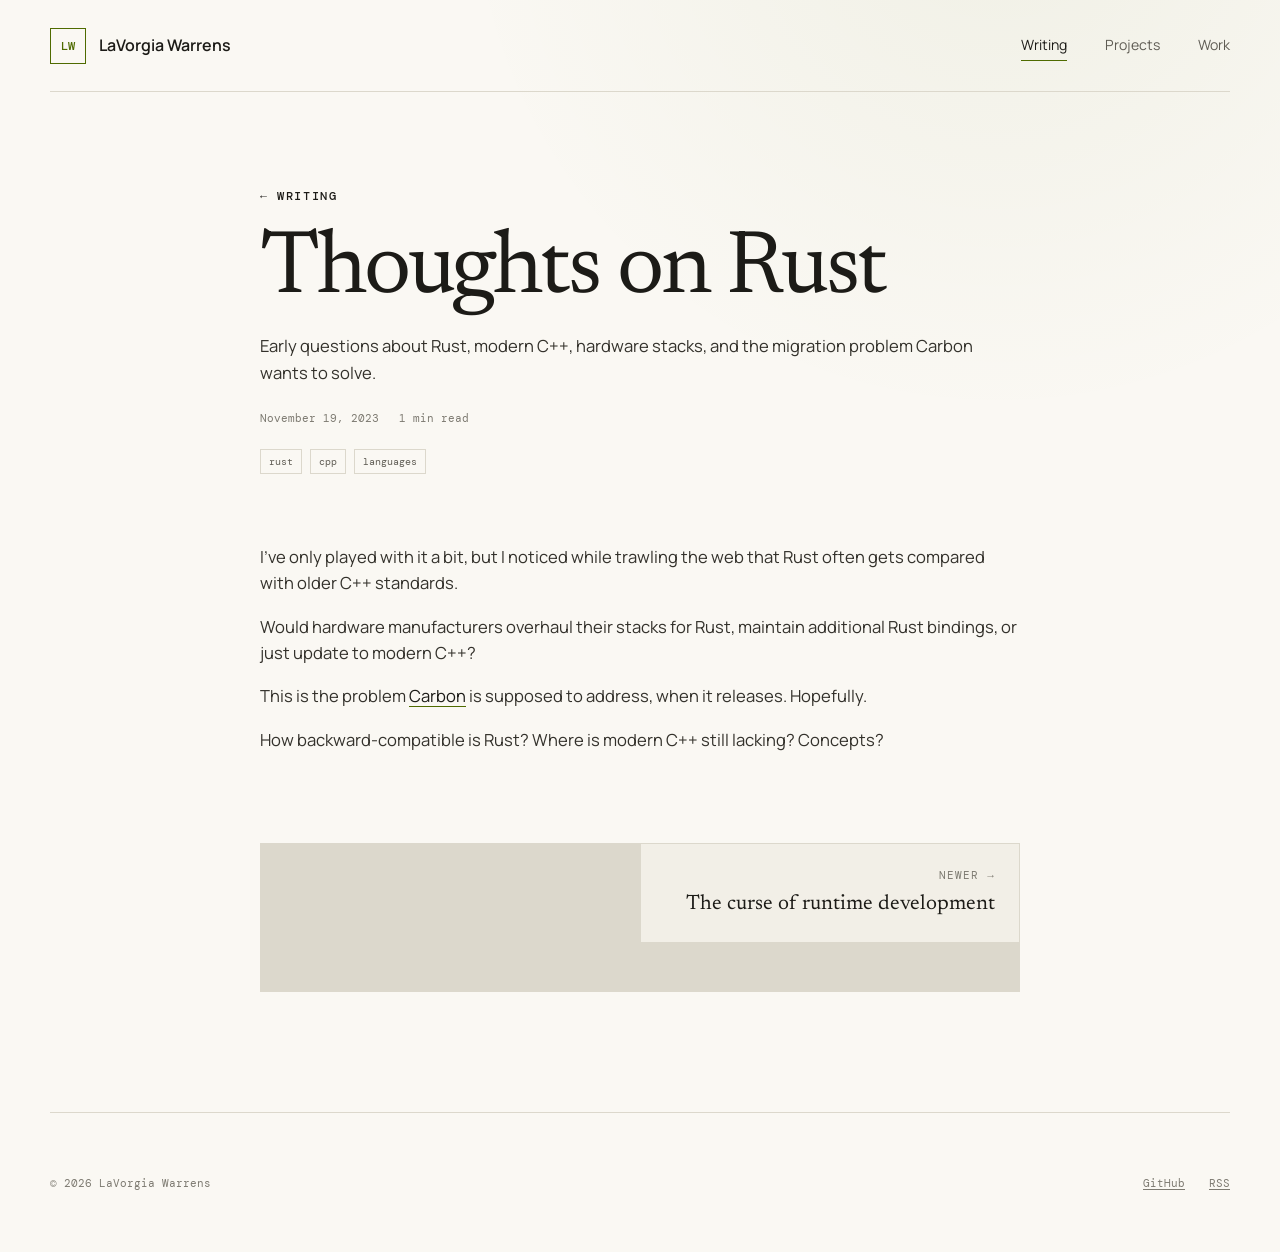
<file: writing/thoughts-on-rust/index.html>
<!DOCTYPE html><html lang="en"><head><meta charset="UTF-8"><meta name="viewport" content="width=device-width"><meta name="generator" content="Astro v7.2.2"><meta name="description" content="Early questions about Rust, modern C++, hardware stacks, and the migration problem Carbon wants to solve."><meta name="theme-color" content="#11100d" media="(prefers-color-scheme: dark)"><meta name="theme-color" content="#faf8f3" media="(prefers-color-scheme: light)"><meta property="og:title" content="Thoughts on Rust · LaVorgia Warrens"><meta property="og:description" content="Early questions about Rust, modern C++, hardware stacks, and the migration problem Carbon wants to solve."><meta property="og:type" content="article"><meta property="og:url" content="https://lwarrens.github.io/writing/thoughts-on-rust/"><meta property="og:site_name" content="LaVorgia Warrens"><meta name="twitter:card" content="summary_large_image"><meta property="og:image" content="https://lwarrens.github.io/og/thoughts-on-rust.png"><meta name="twitter:image" content="https://lwarrens.github.io/og/thoughts-on-rust.png"><meta name="twitter:title" content="Thoughts on Rust · LaVorgia Warrens"><meta name="twitter:description" content="Early questions about Rust, modern C++, hardware stacks, and the migration problem Carbon wants to solve."><link rel="icon" href="/favicon.svg" type="image/svg+xml"><link rel="alternate" type="application/rss+xml" title="LaVorgia Warrens" href="/feed.xml"><link rel="canonical" href="https://lwarrens.github.io/writing/thoughts-on-rust/"><title>Thoughts on Rust · LaVorgia Warrens</title><link rel="stylesheet" href="/_astro/Base.CVa8vwPh.css"></head><body><a class="skip-link" href="#main-content">Skip to main content</a><div class="page-shell"><header class="site-header"><a class="wordmark" href="/" aria-label="LaVorgia Warrens, home"><span class="mark">LW</span><span>LaVorgia Warrens</span></a><nav aria-label="Primary navigation"><a href="/writing/" aria-current="page">Writing</a><a href="/projects/">Projects</a><a href="/work/">Work</a></nav></header><main id="main-content"><div class="read-progress" aria-hidden="true"></div><article class="article prose"><a class="eyebrow back-link" href="/writing/">← Writing</a><header><h1>Thoughts on Rust</h1><p class="dek">Early questions about Rust, modern C++, hardware stacks, and the migration problem Carbon wants to solve.</p><div class="article-meta"><time datetime="2023-11-19T00:00:00.000Z">November 19, 2023</time><span>1 min read</span></div><div class="tag-list"><span>rust</span><span>cpp</span><span>languages</span></div></header><p>I’ve only played with it a bit, but I noticed while trawling the web that Rust often gets compared with older C++ standards.</p>
<p>Would hardware manufacturers overhaul their stacks for Rust, maintain additional Rust bindings, or just update to modern C++?</p>
<p>This is the problem <a href="https://github.com/carbon-language/carbon-lang">Carbon</a> is supposed to address, when it releases. Hopefully.</p>
<p>How backward-compatible is Rust? Where is modern C++ still lacking? Concepts?</p><nav class="post-nav" aria-label="More writing"><a class="newer" href="/writing/the-curse-of-runtime-development/"><span>Newer →</span>The curse of runtime development</a><span></span></nav></article></main><footer class="site-footer"><p>© 2026 LaVorgia Warrens</p><div><a href="https://github.com/LWarrens">GitHub</a><a href="/feed.xml">RSS</a></div></footer></div></body></html><script type="module">var e=document.querySelector(`.read-progress`),t=document.querySelector(`.article`);if(e&&t){let n=!1,r=()=>{let r=t.offsetTop,i=t.offsetHeight-window.innerHeight,a=i>0?(window.scrollY-r)/i:1;e.style.transform=`scaleX(${Math.min(1,Math.max(0,a))})`,n=!1};addEventListener(`scroll`,()=>{n||(n=!0,requestAnimationFrame(r))},{passive:!0}),addEventListener(`resize`,r),r()}document.querySelectorAll(`.prose pre`).forEach(e=>{let t=document.createElement(`button`);t.type=`button`,t.className=`copy-code`,t.textContent=`Copy`,t.addEventListener(`click`,async()=>{try{await navigator.clipboard.writeText(e.querySelector(`code`)?.innerText??e.innerText),t.textContent=`Copied`}catch{t.textContent=`Failed`}setTimeout(()=>t.textContent=`Copy`,1600)}),e.appendChild(t)});</script>
</file>
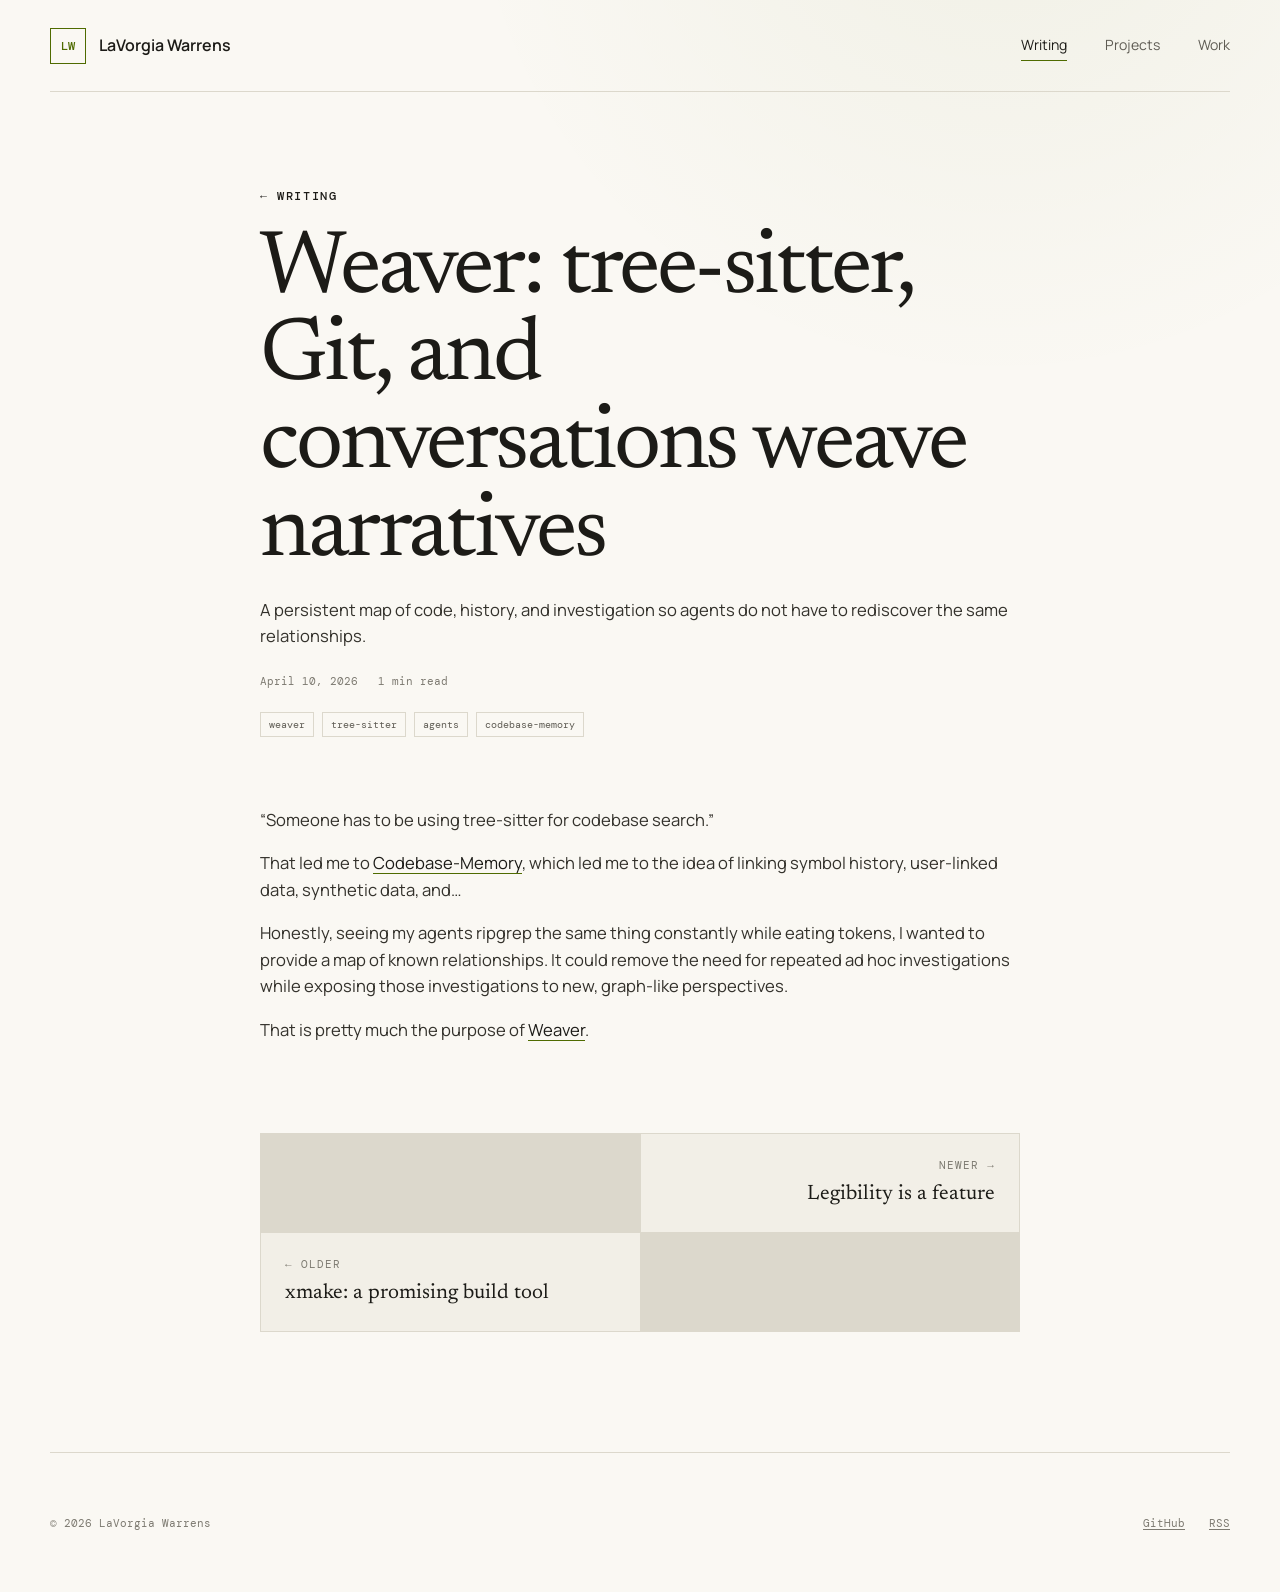
<file: writing/weaver-tree-sitter-git-and-conversations/index.html>
<!DOCTYPE html><html lang="en"><head><meta charset="UTF-8"><meta name="viewport" content="width=device-width"><meta name="generator" content="Astro v7.2.2"><meta name="description" content="A persistent map of code, history, and investigation so agents do not have to rediscover the same relationships."><meta name="theme-color" content="#11100d" media="(prefers-color-scheme: dark)"><meta name="theme-color" content="#faf8f3" media="(prefers-color-scheme: light)"><meta property="og:title" content="Weaver: tree-sitter, Git, and conversations weave narratives · LaVorgia Warrens"><meta property="og:description" content="A persistent map of code, history, and investigation so agents do not have to rediscover the same relationships."><meta property="og:type" content="article"><meta property="og:url" content="https://lwarrens.github.io/writing/weaver-tree-sitter-git-and-conversations/"><meta property="og:site_name" content="LaVorgia Warrens"><meta name="twitter:card" content="summary_large_image"><meta property="og:image" content="https://lwarrens.github.io/og/weaver-tree-sitter-git-and-conversations.png"><meta name="twitter:image" content="https://lwarrens.github.io/og/weaver-tree-sitter-git-and-conversations.png"><meta name="twitter:title" content="Weaver: tree-sitter, Git, and conversations weave narratives · LaVorgia Warrens"><meta name="twitter:description" content="A persistent map of code, history, and investigation so agents do not have to rediscover the same relationships."><link rel="icon" href="/favicon.svg" type="image/svg+xml"><link rel="alternate" type="application/rss+xml" title="LaVorgia Warrens" href="/feed.xml"><link rel="canonical" href="https://lwarrens.github.io/writing/weaver-tree-sitter-git-and-conversations/"><title>Weaver: tree-sitter, Git, and conversations weave narratives · LaVorgia Warrens</title><link rel="stylesheet" href="/_astro/Base.CVa8vwPh.css"></head><body><a class="skip-link" href="#main-content">Skip to main content</a><div class="page-shell"><header class="site-header"><a class="wordmark" href="/" aria-label="LaVorgia Warrens, home"><span class="mark">LW</span><span>LaVorgia Warrens</span></a><nav aria-label="Primary navigation"><a href="/writing/" aria-current="page">Writing</a><a href="/projects/">Projects</a><a href="/work/">Work</a></nav></header><main id="main-content"><div class="read-progress" aria-hidden="true"></div><article class="article prose"><a class="eyebrow back-link" href="/writing/">← Writing</a><header><h1>Weaver: tree-sitter, Git, and conversations weave narratives</h1><p class="dek">A persistent map of code, history, and investigation so agents do not have to rediscover the same relationships.</p><div class="article-meta"><time datetime="2026-04-10T00:00:00.000Z">April 10, 2026</time><span>1 min read</span></div><div class="tag-list"><span>weaver</span><span>tree-sitter</span><span>agents</span><span>codebase-memory</span></div></header><p>“Someone has to be using tree-sitter for codebase search.”</p>
<p>That led me to <a href="https://arxiv.org/abs/2603.27277">Codebase-Memory</a>, which led me to the idea of linking symbol history, user-linked data, synthetic data, and…</p>
<p>Honestly, seeing my agents ripgrep the same thing constantly while eating tokens, I wanted to provide a map of known relationships. It could remove the need for repeated ad hoc investigations while exposing those investigations to new, graph-like perspectives.</p>
<p>That is pretty much the purpose of <a href="/weaver/">Weaver</a>.</p><nav class="post-nav" aria-label="More writing"><a class="newer" href="/writing/legibility-is-a-feature/"><span>Newer →</span>Legibility is a feature</a><a class="older" href="/writing/xmake-a-promising-build-tool/"><span>← Older</span>xmake: a promising build tool</a></nav></article></main><footer class="site-footer"><p>© 2026 LaVorgia Warrens</p><div><a href="https://github.com/LWarrens">GitHub</a><a href="/feed.xml">RSS</a></div></footer></div></body></html><script type="module">var e=document.querySelector(`.read-progress`),t=document.querySelector(`.article`);if(e&&t){let n=!1,r=()=>{let r=t.offsetTop,i=t.offsetHeight-window.innerHeight,a=i>0?(window.scrollY-r)/i:1;e.style.transform=`scaleX(${Math.min(1,Math.max(0,a))})`,n=!1};addEventListener(`scroll`,()=>{n||(n=!0,requestAnimationFrame(r))},{passive:!0}),addEventListener(`resize`,r),r()}document.querySelectorAll(`.prose pre`).forEach(e=>{let t=document.createElement(`button`);t.type=`button`,t.className=`copy-code`,t.textContent=`Copy`,t.addEventListener(`click`,async()=>{try{await navigator.clipboard.writeText(e.querySelector(`code`)?.innerText??e.innerText),t.textContent=`Copied`}catch{t.textContent=`Failed`}setTimeout(()=>t.textContent=`Copy`,1600)}),e.appendChild(t)});</script>
</file>
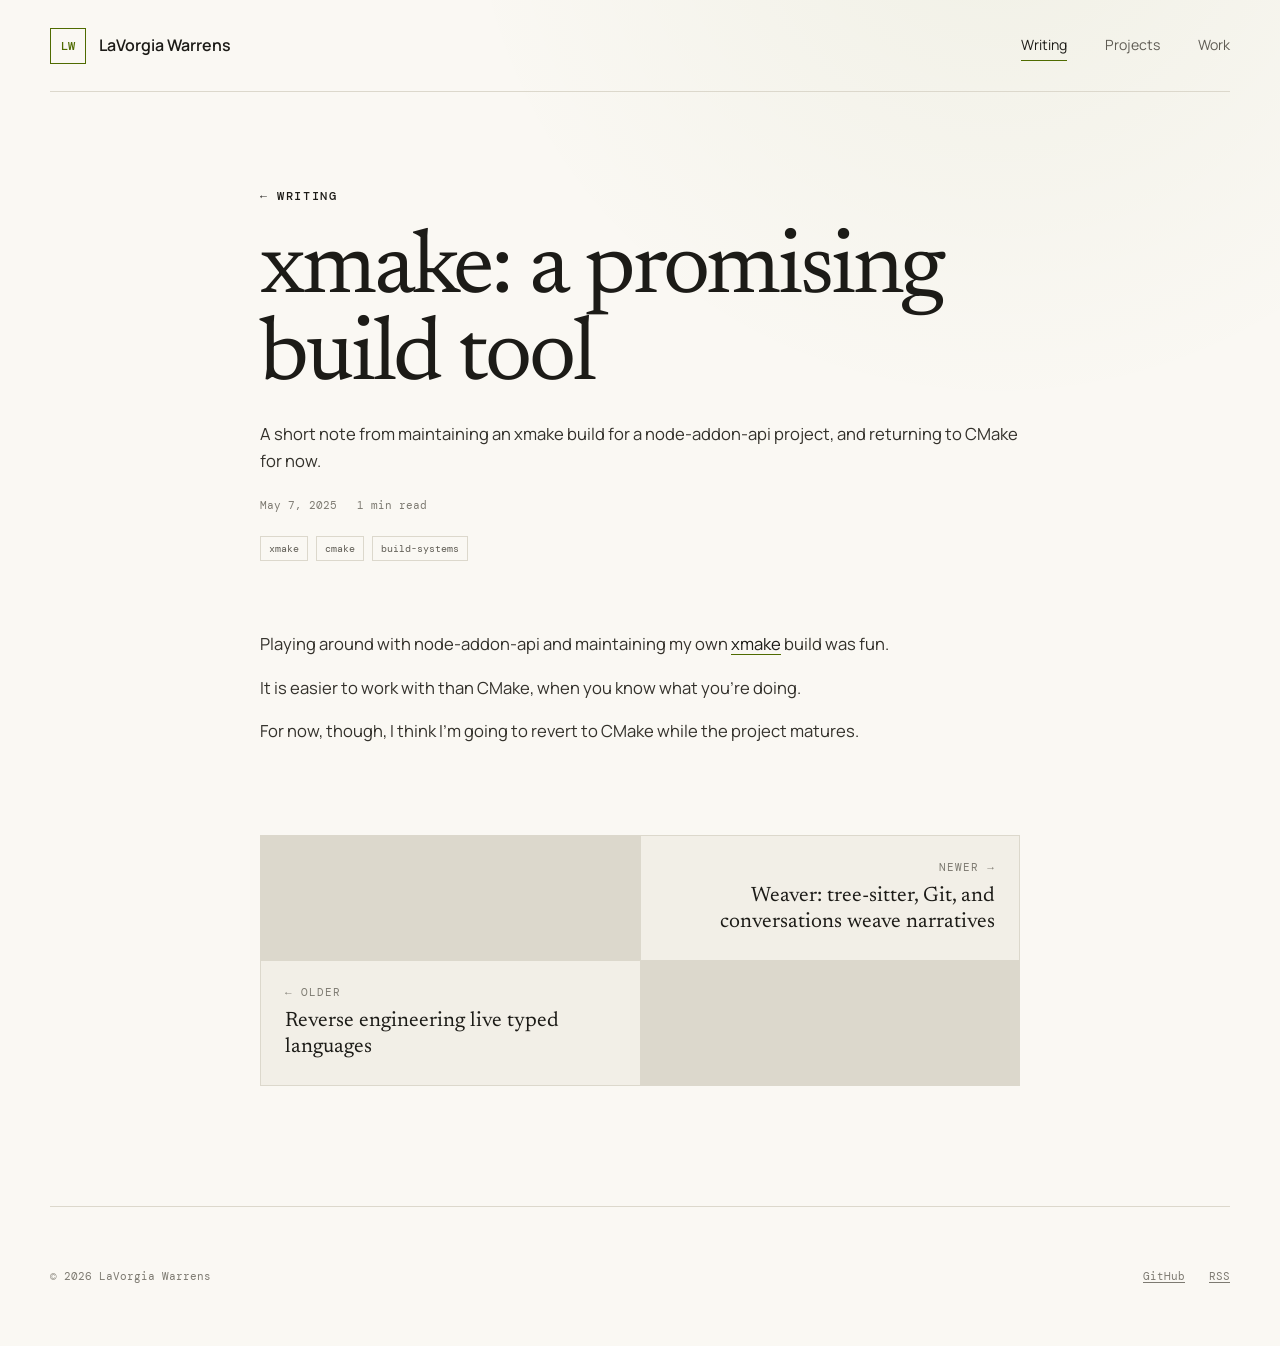
<file: writing/xmake-a-promising-build-tool/index.html>
<!DOCTYPE html><html lang="en"><head><meta charset="UTF-8"><meta name="viewport" content="width=device-width"><meta name="generator" content="Astro v7.2.2"><meta name="description" content="A short note from maintaining an xmake build for a node-addon-api project, and returning to CMake for now."><meta name="theme-color" content="#11100d" media="(prefers-color-scheme: dark)"><meta name="theme-color" content="#faf8f3" media="(prefers-color-scheme: light)"><meta property="og:title" content="xmake: a promising build tool · LaVorgia Warrens"><meta property="og:description" content="A short note from maintaining an xmake build for a node-addon-api project, and returning to CMake for now."><meta property="og:type" content="article"><meta property="og:url" content="https://lwarrens.github.io/writing/xmake-a-promising-build-tool/"><meta property="og:site_name" content="LaVorgia Warrens"><meta name="twitter:card" content="summary_large_image"><meta property="og:image" content="https://lwarrens.github.io/og/xmake-a-promising-build-tool.png"><meta name="twitter:image" content="https://lwarrens.github.io/og/xmake-a-promising-build-tool.png"><meta name="twitter:title" content="xmake: a promising build tool · LaVorgia Warrens"><meta name="twitter:description" content="A short note from maintaining an xmake build for a node-addon-api project, and returning to CMake for now."><link rel="icon" href="/favicon.svg" type="image/svg+xml"><link rel="alternate" type="application/rss+xml" title="LaVorgia Warrens" href="/feed.xml"><link rel="canonical" href="https://lwarrens.github.io/writing/xmake-a-promising-build-tool/"><title>xmake: a promising build tool · LaVorgia Warrens</title><link rel="stylesheet" href="/_astro/Base.CVa8vwPh.css"></head><body><a class="skip-link" href="#main-content">Skip to main content</a><div class="page-shell"><header class="site-header"><a class="wordmark" href="/" aria-label="LaVorgia Warrens, home"><span class="mark">LW</span><span>LaVorgia Warrens</span></a><nav aria-label="Primary navigation"><a href="/writing/" aria-current="page">Writing</a><a href="/projects/">Projects</a><a href="/work/">Work</a></nav></header><main id="main-content"><div class="read-progress" aria-hidden="true"></div><article class="article prose"><a class="eyebrow back-link" href="/writing/">← Writing</a><header><h1>xmake: a promising build tool</h1><p class="dek">A short note from maintaining an xmake build for a node-addon-api project, and returning to CMake for now.</p><div class="article-meta"><time datetime="2025-05-07T00:00:00.000Z">May 7, 2025</time><span>1 min read</span></div><div class="tag-list"><span>xmake</span><span>cmake</span><span>build-systems</span></div></header><p>Playing around with node-addon-api and maintaining my own <a href="https://xmake.io">xmake</a> build was fun.</p>
<p>It is easier to work with than CMake, when you know what you’re doing.</p>
<p>For now, though, I think I’m going to revert to CMake while the project matures.</p><nav class="post-nav" aria-label="More writing"><a class="newer" href="/writing/weaver-tree-sitter-git-and-conversations/"><span>Newer →</span>Weaver: tree-sitter, Git, and conversations weave narratives</a><a class="older" href="/writing/reverse-engineering-live-typed-languages/"><span>← Older</span>Reverse engineering live typed languages</a></nav></article></main><footer class="site-footer"><p>© 2026 LaVorgia Warrens</p><div><a href="https://github.com/LWarrens">GitHub</a><a href="/feed.xml">RSS</a></div></footer></div></body></html><script type="module">var e=document.querySelector(`.read-progress`),t=document.querySelector(`.article`);if(e&&t){let n=!1,r=()=>{let r=t.offsetTop,i=t.offsetHeight-window.innerHeight,a=i>0?(window.scrollY-r)/i:1;e.style.transform=`scaleX(${Math.min(1,Math.max(0,a))})`,n=!1};addEventListener(`scroll`,()=>{n||(n=!0,requestAnimationFrame(r))},{passive:!0}),addEventListener(`resize`,r),r()}document.querySelectorAll(`.prose pre`).forEach(e=>{let t=document.createElement(`button`);t.type=`button`,t.className=`copy-code`,t.textContent=`Copy`,t.addEventListener(`click`,async()=>{try{await navigator.clipboard.writeText(e.querySelector(`code`)?.innerText??e.innerText),t.textContent=`Copied`}catch{t.textContent=`Failed`}setTimeout(()=>t.textContent=`Copy`,1600)}),e.appendChild(t)});</script>
</file>
<file: _astro/Base.CVa8vwPh.css>
@font-face{font-family:Manrope;font-style:normal;font-display:swap;font-weight:400;src:url(/_astro/manrope-latin-400-normal.PaqtzbVb.woff2)format("woff2"),url(/_astro/manrope-latin-400-normal.8tf8FM3T.woff)format("woff")}@font-face{font-family:Manrope;font-style:normal;font-display:swap;font-weight:500;src:url(/_astro/manrope-latin-500-normal.BYYD-dBL.woff2)format("woff2"),url(/_astro/manrope-latin-500-normal.DMZssgOp.woff)format("woff")}@font-face{font-family:Manrope;font-style:normal;font-display:swap;font-weight:600;src:url(/_astro/manrope-latin-600-normal.4f0koTD-.woff2)format("woff2"),url(/_astro/manrope-latin-600-normal.BqgrALkZ.woff)format("woff")}@font-face{font-family:Manrope;font-style:normal;font-display:swap;font-weight:700;src:url(/_astro/manrope-latin-700-normal.BZp_XxE4.woff2)format("woff2"),url(/_astro/manrope-latin-700-normal.DGRFkw-m.woff)format("woff")}@font-face{font-family:Newsreader;font-style:normal;font-display:swap;font-weight:400;src:url(/_astro/newsreader-latin-400-normal.BFBkh4jY.woff2)format("woff2"),url(/_astro/newsreader-latin-400-normal.gRTjlS2D.woff)format("woff")}@font-face{font-family:Newsreader;font-style:italic;font-display:swap;font-weight:400;src:url(/_astro/newsreader-latin-400-italic.CEihAR-f.woff2)format("woff2"),url(/_astro/newsreader-latin-400-italic.CNZoH1hn.woff)format("woff")}@font-face{font-family:Newsreader;font-style:normal;font-display:swap;font-weight:500;src:url(/_astro/newsreader-latin-500-normal.B66TYsaK.woff2)format("woff2"),url(/_astro/newsreader-latin-500-normal.DFwuUcdu.woff)format("woff")}@font-face{font-family:DM Mono;font-style:normal;font-display:swap;font-weight:300;src:url(/_astro/dm-mono-latin-300-normal.CNmLoeDX.woff2)format("woff2"),url(/_astro/dm-mono-latin-300-normal.CT8u5j2n.woff)format("woff")}@font-face{font-family:DM Mono;font-style:normal;font-display:swap;font-weight:400;src:url(/_astro/dm-mono-latin-400-normal.4GdczIuU.woff2)format("woff2"),url(/_astro/dm-mono-latin-400-normal.-0xN8mdc.woff)format("woff")}@font-face{font-family:DM Mono;font-style:normal;font-display:swap;font-weight:500;src:url(/_astro/dm-mono-latin-500-normal.DRMDZjhP.woff2)format("woff2"),url(/_astro/dm-mono-latin-500-normal.CN8Miw6E.woff)format("woff")}:root{color-scheme:light dark;--ink:#f2ede2;--muted:#99958b;--dim:#6d6a63;--paper:#11100d;--surface:#181713;--line:#302e27;--acid:#d9ff57;--rust:#e66c3a;--sans:"Manrope", system-ui, sans-serif;--serif:"Newsreader", Georgia, serif;--mono:"DM Mono", monospace;--body:#c5c1b8;--lead:#c1bdb3;--hover:#1d1c17;--on-acid:#111;--glow:#d9ff5714}@media (prefers-color-scheme:light){:root{--ink:#1c1b17;--muted:#5f5c54;--dim:#7d7a71;--paper:#faf8f3;--surface:#f2efe7;--line:#dcd8cc;--acid:#4f6b00;--rust:#b8481a;--body:#33312b;--lead:#45433c;--hover:#e9e5d9;--on-acid:#faf8f3;--glow:#4f6b000f}}*{box-sizing:border-box}html,html:focus-within{scroll-behavior:smooth}body{background:radial-gradient(circle at 78% -10%, var(--glow), transparent 34rem), var(--paper);color:var(--ink);font-family:var(--sans);margin:0;line-height:1.6}a{color:inherit;text-underline-offset:.22em;text-decoration-thickness:1px}a:hover{color:var(--acid)}a:focus-visible,button:focus-visible{outline:2px solid var(--acid);outline-offset:4px}::selection{background:var(--acid);color:var(--on-acid)}.skip-link{z-index:10;background:var(--acid);color:var(--on-acid);font:.75rem var(--mono);padding:8px 12px;position:fixed;top:-100px;left:14px}.skip-link:focus,.skip-link:focus-visible{top:14px}.page-shell{width:min(1180px,100% - 40px);margin:0 auto}.site-header{border-bottom:1px solid var(--line);justify-content:space-between;align-items:center;min-height:92px;display:flex}.wordmark{align-items:center;gap:13px;font-weight:600;text-decoration:none;display:flex}.mark{border:1px solid var(--acid);width:36px;height:36px;color:var(--acid);font:500 .75rem var(--mono);place-items:center;display:grid}nav{gap:clamp(18px,3vw,38px);display:flex}nav a{color:var(--muted);font-size:.88rem;text-decoration:none}nav a[aria-current=page],nav a:hover{color:var(--ink)}main{min-height:66vh}.hero{padding:clamp(40px,6vw,72px) 0 56px}.eyebrow{color:var(--acid);font:500 .72rem var(--mono);text-transform:uppercase;letter-spacing:.14em}.section{border-top:1px solid var(--line);padding:90px 0}.section-head{justify-content:space-between;align-items:baseline;gap:30px;margin-bottom:42px;display:flex}.section h2,.page-intro h1{font:400 clamp(2.4rem, 5vw, 4.4rem)/1 var(--serif);letter-spacing:-.025em;margin:0}.section-link{color:var(--muted);font:.76rem var(--mono)}.project-grid{background:var(--line);border:1px solid var(--line);grid-template-columns:repeat(3,1fr);gap:1px;display:grid}.project-card{background:var(--surface);flex-direction:column;min-height:310px;padding:30px;text-decoration:none;display:flex}.project-card:hover{background:var(--hover);color:var(--ink)}.project-number{color:var(--dim);font:.7rem var(--mono)}.project-card h3{font:400 2rem var(--serif);margin:auto 0 10px}.project-card p{color:var(--muted);font-size:.9rem}.project-card footer{color:var(--dim);font:.65rem var(--mono);text-transform:uppercase;justify-content:space-between;display:flex}.thread-grid{background:var(--line);border:1px solid var(--line);grid-template-columns:repeat(2,1fr);gap:1px;display:grid}.thread-grid article{background:var(--surface);min-height:230px;padding:28px}.thread-grid article>span{color:var(--dim);font:.68rem var(--mono)}.thread-grid h3{font:400 1.7rem var(--serif);margin:55px 0 8px}.thread-grid p{color:var(--muted);margin:0;font-size:.9rem}.writing-list{margin:0;padding:0;list-style:none}.writing-item{border-top:1px solid var(--line);grid-template-columns:140px 1fr auto;align-items:baseline;gap:30px;padding:26px 0;display:grid}.writing-item time,.writing-item .tags{color:var(--dim);font:.7rem var(--mono)}.writing-item a{font:400 clamp(1.3rem, 2.3vw, 2rem) var(--serif);text-decoration:none}.empty-note{border-top:1px solid var(--line);border-bottom:1px solid var(--line);justify-content:space-between;gap:20px;padding:35px 0;display:flex}.empty-note p{font:400 1.4rem var(--serif);margin:0}.empty-note span{color:var(--dim);font:.7rem var(--mono)}.page-intro{max-width:850px;padding:100px 0 70px}.page-intro p{color:var(--muted);max-width:680px;font-size:1.15rem}.project-list{border-top:1px solid var(--line)}.project-row{border-bottom:1px solid var(--line);grid-template-columns:70px 1fr 1.4fr;gap:30px;padding:38px 0;display:grid}.project-row h2{font:400 2.2rem var(--serif);margin:0 0 8px}.project-row p{color:var(--muted);margin-top:0}.project-row .status{color:var(--acid);font:.68rem var(--mono);text-transform:uppercase}.tag-list{flex-wrap:wrap;gap:8px;display:flex}.tag-list span{border:1px solid var(--line);color:var(--muted);font:.64rem var(--mono);padding:5px 8px}.project-actions{font:.75rem var(--mono);gap:18px;margin-top:24px;display:flex}.work-entry{border-top:1px solid var(--line);grid-template-columns:.55fr 1.45fr;gap:60px;padding:60px 0;display:grid}.work-entry h2{font:400 2.5rem var(--serif);margin:0}.work-entry .role{color:var(--muted);font:.72rem/1.7 var(--mono)}.work-entry .summary{font:400 1.6rem/1.25 var(--serif);margin-top:0}.work-entry li{color:var(--muted);margin:10px 0}.prose{max-width:760px;margin:0 auto}.article{padding:90px 0 120px}.article header{margin:20px 0 70px}.article h1{font:400 clamp(3rem, 7vw, 5.8rem)/.98 var(--serif);letter-spacing:-.035em;margin:18px 0}.dek{color:var(--muted);font-size:1.2rem}.article-meta{color:var(--dim);font:.7rem var(--mono);gap:20px;margin:24px 0;display:flex}.prose h2{font:400 2rem var(--serif);margin-top:2.2em}.prose p,.prose li{color:var(--body);font-size:1.04rem}.prose blockquote{border-left:2px solid var(--acid);font:400 1.5rem var(--serif);margin:2em 0;padding-left:24px}.prose code{font:.88em var(--mono);color:var(--acid)}.back-link{text-decoration:none}.prose h2,.prose h3{scroll-margin-top:24px}.heading-anchor{color:var(--dim);font:.7em var(--mono);opacity:0;margin-left:.4em;text-decoration:none;transition:opacity .15s}.prose :is(h2,h3):hover .heading-anchor,.heading-anchor:focus-visible{opacity:1}.heading-anchor:hover{color:var(--acid)}.prose a{color:var(--ink);text-decoration-color:var(--acid)}.prose a:hover{color:var(--acid)}.prose pre{border:1px solid var(--line);font:.85rem/1.6 var(--mono);padding:18px 20px;overflow-x:auto}.prose pre code{color:inherit;font:inherit}.toc{border:1px solid var(--line);background:var(--surface);margin:-30px 0 50px;padding:20px 24px;display:block}.toc p{margin:0 0 12px}.toc ol{gap:8px;margin:0;padding:0;list-style:none;display:grid}.toc li.sub{padding-left:18px}.toc a{color:var(--muted);font-size:.92rem;text-decoration:none}.toc a:hover{color:var(--acid)}.post-nav{background:var(--line);border:1px solid var(--line);grid-template-columns:1fr 1fr;gap:1px;margin-top:90px;display:grid}.post-nav a,.post-nav>span{background:var(--surface);font:400 1.3rem/1.25 var(--serif);padding:24px;text-decoration:none}.post-nav>span{visibility:hidden}.post-nav a:hover{background:var(--hover)}.post-nav a span{color:var(--dim);font:.68rem var(--mono);text-transform:uppercase;letter-spacing:.1em;margin-bottom:10px;display:block}.post-nav .newer{text-align:right;grid-column:2}.post-nav .older{grid-column:1}.about-grid{grid-template-columns:1.4fr .6fr;gap:80px;padding-bottom:100px;display:grid}.about-grid .lead{font:400 clamp(1.8rem, 3vw, 3rem)/1.18 var(--serif);margin-top:0}.about-grid p{color:var(--muted)}.about-prose{max-width:60ch;padding-bottom:100px}.about-prose .lead{font:400 clamp(1.8rem, 3vw, 3rem)/1.18 var(--serif);color:var(--ink);margin-top:0}.about-prose p{color:var(--muted)}.fact-list{border-top:1px solid var(--line)}.fact-list div{border-bottom:1px solid var(--line);padding:16px 0}.fact-list dt{color:var(--dim);font:.65rem var(--mono);text-transform:uppercase}.fact-list dd{margin:4px 0 0}.work-facts{border-top:1px solid var(--line);flex-wrap:wrap;gap:16px 44px;margin:32px 0 0;padding:24px 0 0;display:flex}.work-facts div{flex-direction:column;gap:4px;display:flex}.work-facts dt{color:var(--dim);font:.62rem var(--mono);text-transform:uppercase;letter-spacing:.05em}.work-facts dd{margin:0;font-size:.92rem}.site-footer{border-top:1px solid var(--line);min-height:140px;color:var(--dim);font:.7rem var(--mono);justify-content:space-between;align-items:center;display:flex}.site-footer div{gap:24px;display:flex}@media (prefers-reduced-motion:reduce){html{scroll-behavior:auto}}@media (width<=760px){.page-shell{width:min(100% - 28px,1180px)}.site-header{align-items:flex-start;gap:22px;padding:22px 0}.wordmark span:last-child{display:none}nav{flex-wrap:wrap;justify-content:flex-end;gap:14px}.hero{padding:48px 0 56px}.about-grid,.work-entry{grid-template-columns:1fr;gap:18px}.thread-grid,.project-grid{grid-template-columns:1fr}.project-card{min-height:260px}.writing-item{grid-template-columns:1fr;gap:6px}.post-nav{grid-template-columns:1fr}.post-nav .newer,.post-nav .older{text-align:left;grid-column:auto}.post-nav>span{display:none}.project-row{grid-template-columns:40px 1fr}.project-row>div:last-child{grid-column:2}.page-intro{padding-top:70px}.site-footer{flex-direction:column;justify-content:center;align-items:flex-start;gap:12px}}@view-transition{navigation:auto}::view-transition-old(root),::view-transition-new(root){animation-duration:.22s}nav[aria-label=Primary\ navigation] a{padding:4px 0;position:relative}nav[aria-label=Primary\ navigation] a:after{content:"";background:var(--acid);transform-origin:0;height:1px;transition:transform .25s;position:absolute;bottom:0;left:0;right:0;transform:scaleX(0)}nav[aria-label=Primary\ navigation] a:hover:after,nav[aria-label=Primary\ navigation] a[aria-current=page]:after{transform:scaleX(1)}.mark{transition:background .2s,color .2s}.wordmark:hover .mark{background:var(--acid);color:var(--on-acid)}.writing-item[hidden]{display:none}.tag-filter{flex-wrap:wrap;gap:8px;margin-bottom:36px;display:flex}.tag-filter button{color:var(--muted);border:1px solid var(--line);cursor:pointer;font:.68rem var(--mono);background:0 0;padding:6px 12px;transition:color .2s,border-color .2s,background .2s}.tag-filter button:hover{color:var(--ink);border-color:var(--dim)}.tag-filter button[aria-pressed=true]{color:var(--on-acid);background:var(--acid);border-color:var(--acid)}.read-progress{z-index:9;background:var(--acid);transform-origin:0;pointer-events:none;height:2px;position:fixed;top:0;left:0;right:0;transform:scaleX(0)}.prose pre{position:relative}.copy-code{background:var(--surface);color:var(--muted);border:1px solid var(--line);font:.64rem var(--mono);cursor:pointer;opacity:0;padding:3px 8px;transition:opacity .2s,color .2s;position:absolute;top:8px;right:8px}.prose pre:hover .copy-code,.copy-code:focus-visible{opacity:1}.copy-code:hover{color:var(--acid)}@media (hover:none){.copy-code{opacity:1}}@media (prefers-reduced-motion:reduce){*,:before,:after{transition:none!important;animation:none!important}@view-transition{navigation:none}}.astro-code,.astro-code span{color:var(--shiki-dark);background-color:var(--shiki-dark-bg)}@media (prefers-color-scheme:light){.astro-code,.astro-code span{color:var(--shiki-light);background-color:var(--shiki-light-bg)}}
</file>
